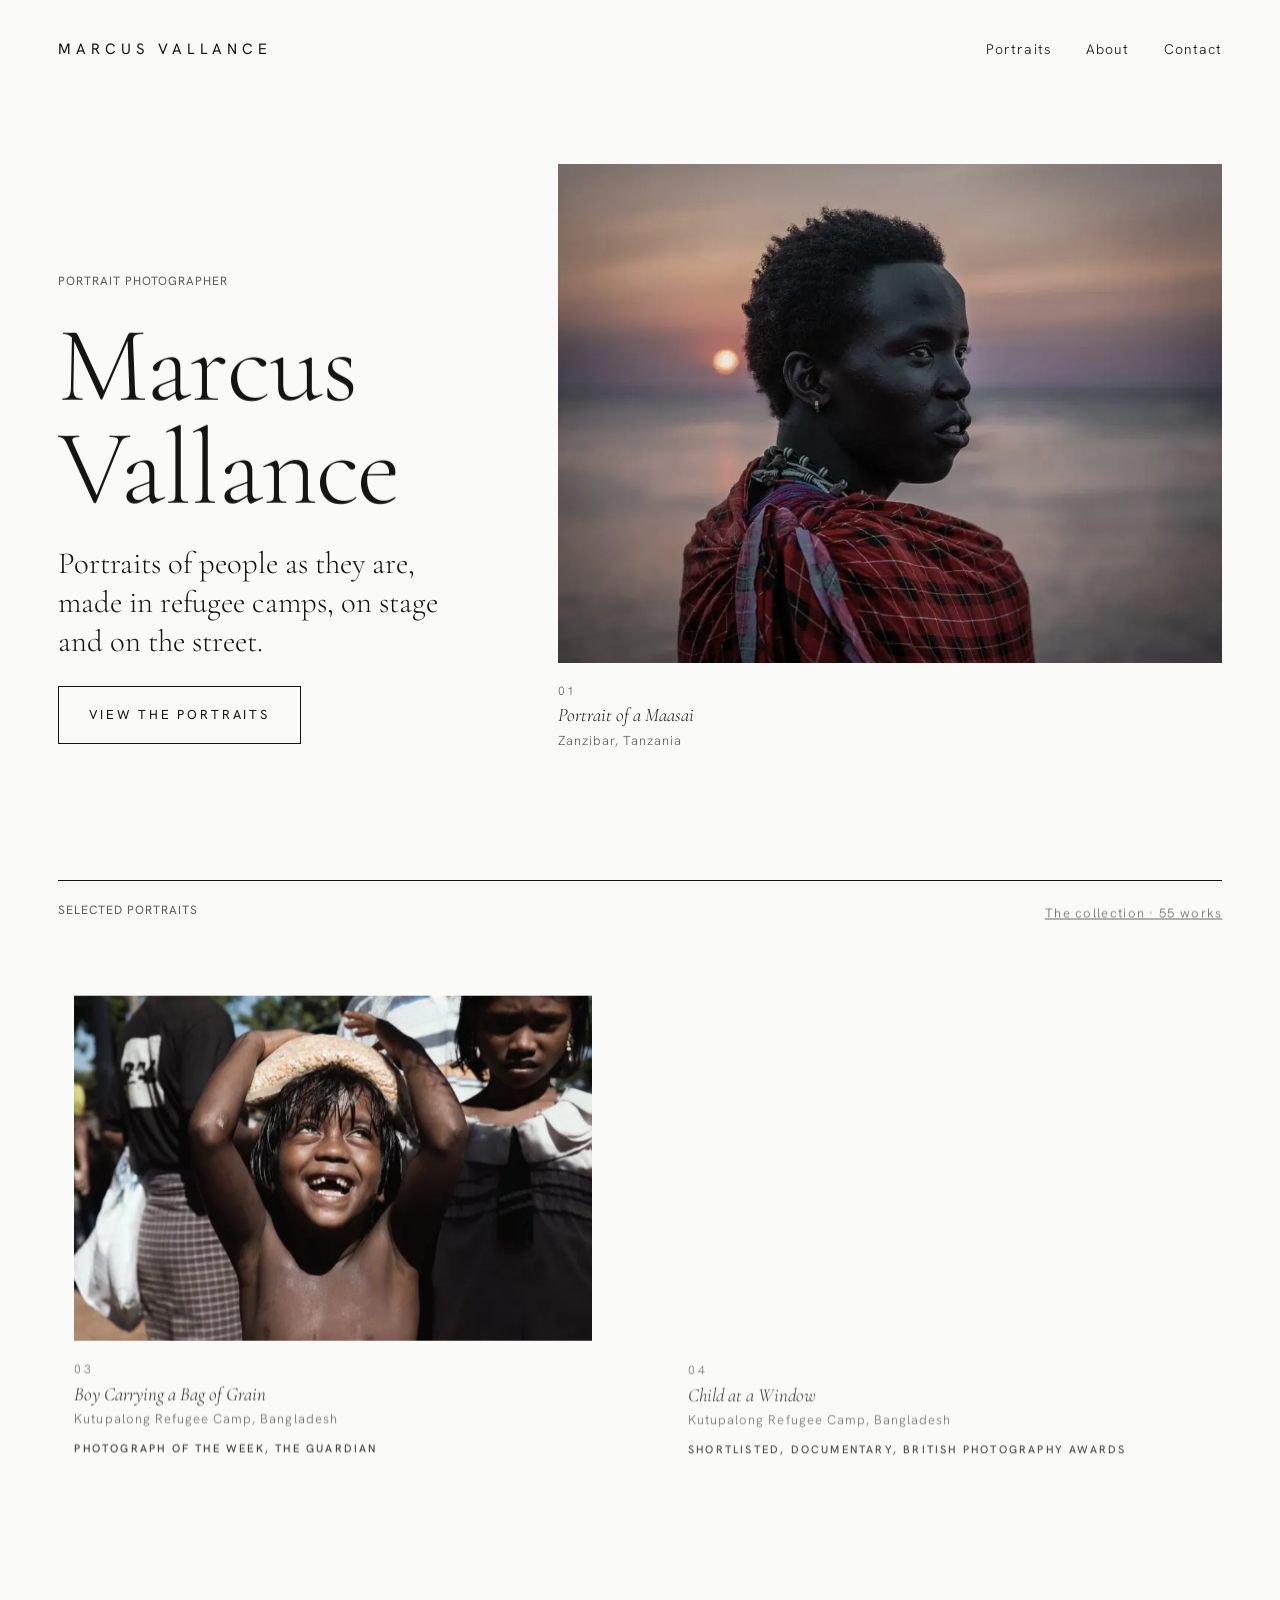
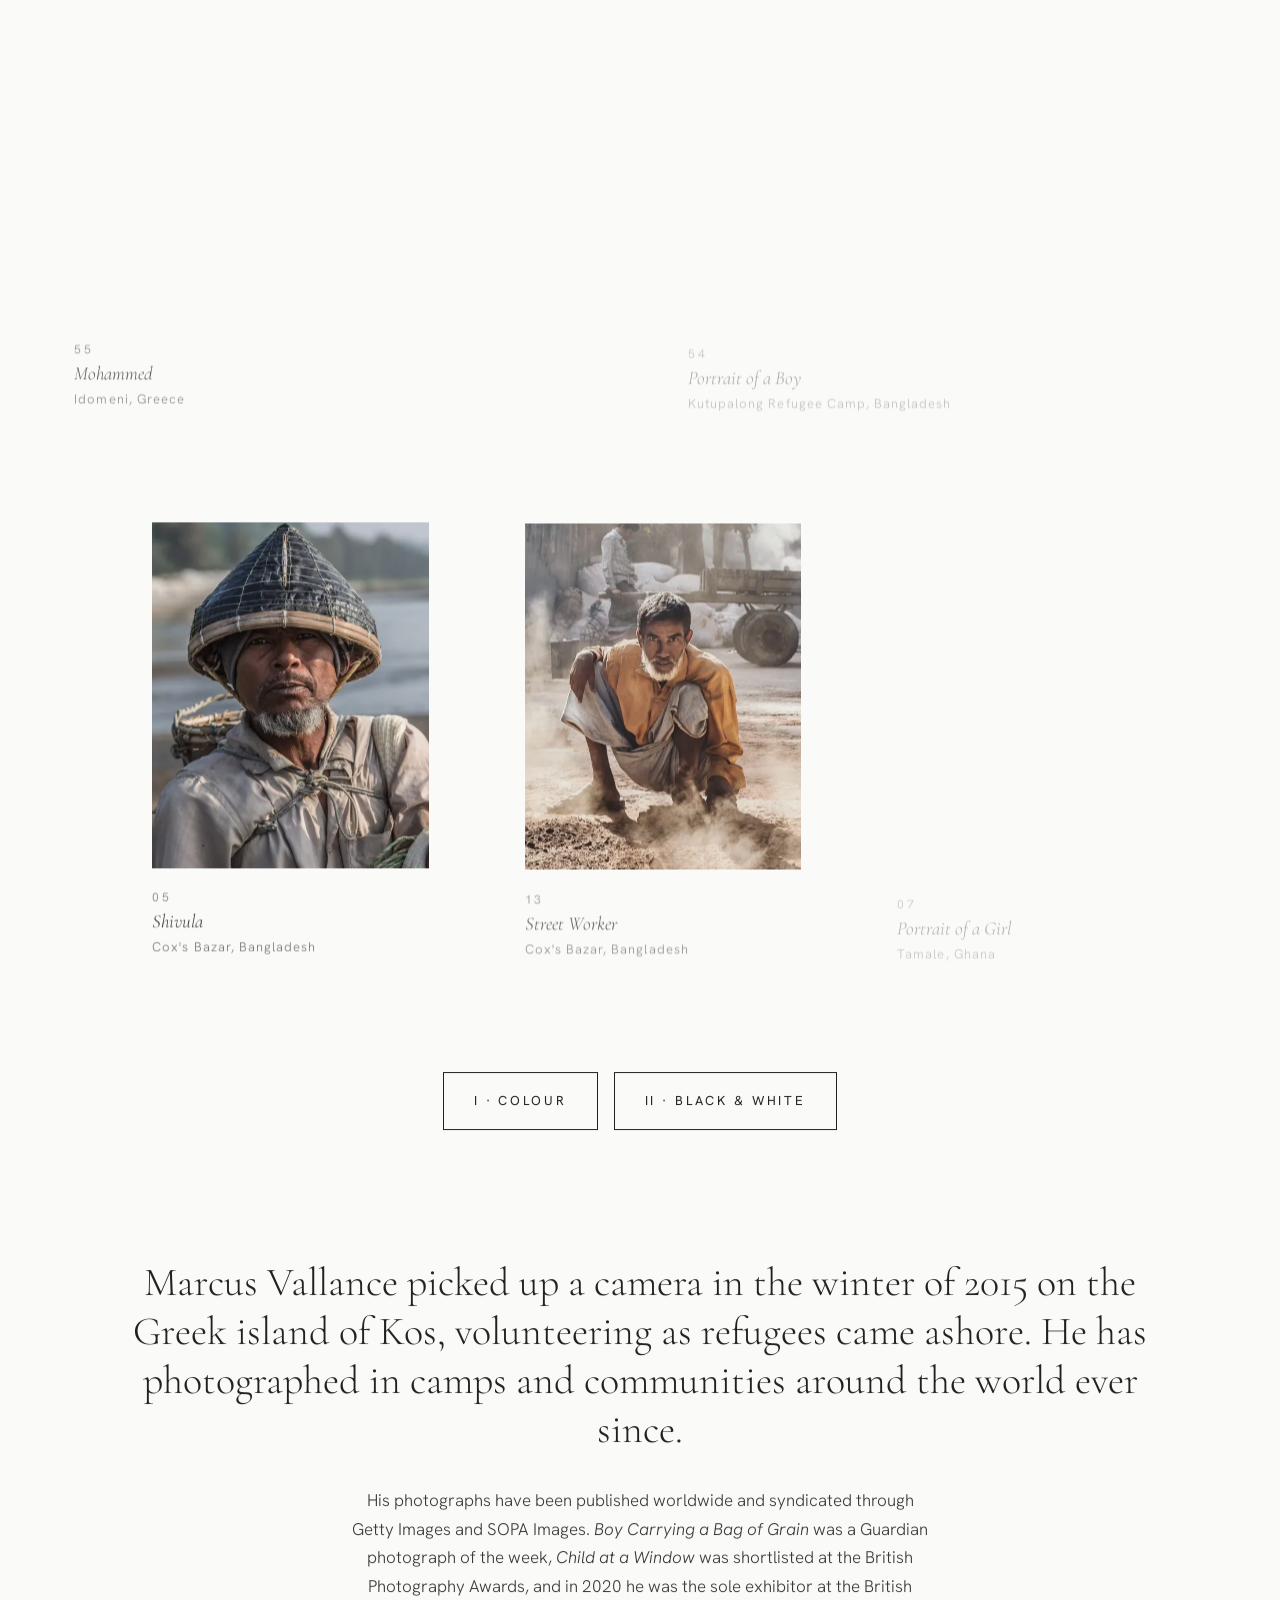
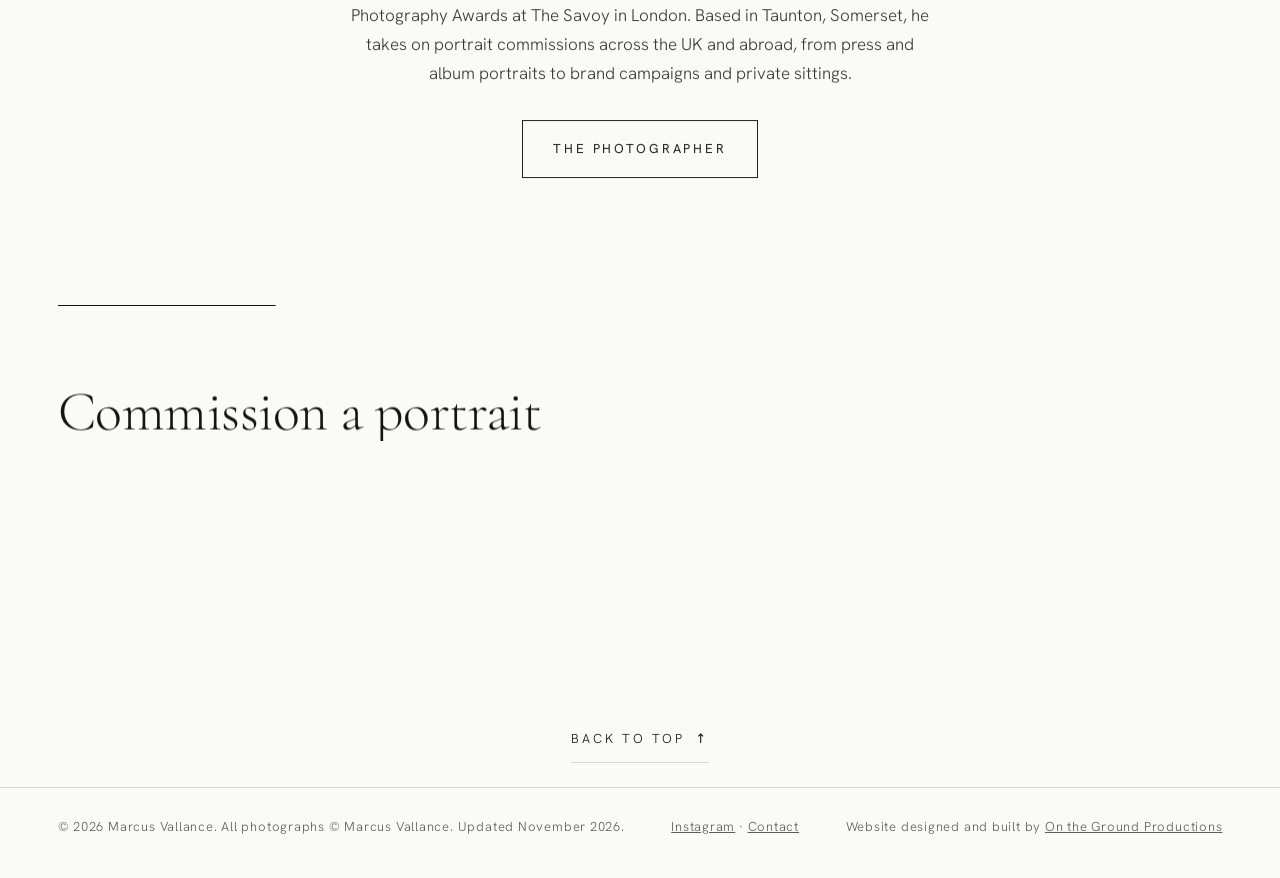
<file: index.html>
<!doctype html>
<html lang="en-GB">
<head>
<meta charset="utf-8">
<meta name="viewport" content="width=device-width, initial-scale=1">
<title>Marcus Vallance | Portrait Photographer</title>
<meta name="description" content="Portraits by Marcus Vallance of people in refugee camps, on stage and on the street, from Idomeni and Bangladesh to London. Open to commissions.">
<link rel="canonical" href="https://marcusvallance.co.uk/">
<meta name="author" content="Marcus Vallance">
<meta name="robots" content="index, follow, max-image-preview:large">
<meta property="og:type" content="website">
<meta property="og:site_name" content="Marcus Vallance">
<meta property="og:title" content="Marcus Vallance | Portrait Photographer">
<meta property="og:description" content="Portraits by Marcus Vallance: people photographed in refugee camps, on stage and on the street, from Idomeni and Bangladesh to London. Available for commissions.">
<meta property="og:url" content="https://marcusvallance.co.uk/">
<meta property="og:image" content="https://marcusvallance.co.uk/assets/img/share.jpg">
<meta property="og:image:width" content="1200">
<meta property="og:image:height" content="630">
<meta property="og:locale" content="en_GB">
<meta name="twitter:card" content="summary_large_image">
<meta name="theme-color" content="#FAFAF8">
<link rel="icon" href="/favicon.svg" type="image/svg+xml">
<link rel="apple-touch-icon" href="/apple-touch-icon.png">
<link rel="manifest" href="/site.webmanifest">
<link rel="preconnect" href="https://fonts.googleapis.com">
<link rel="preconnect" href="https://fonts.gstatic.com" crossorigin>
<link rel="stylesheet" href="https://fonts.googleapis.com/css2?family=Cormorant+Garamond:ital,wght@0,300;0,400;1,300;1,400&family=Hanken+Grotesk:wght@300;400;500&display=swap" media="print" onload="this.media='all'"><noscript><link rel="stylesheet" href="https://fonts.googleapis.com/css2?family=Cormorant+Garamond:ital,wght@0,300;0,400;1,300;1,400&family=Hanken+Grotesk:wght@300;400;500&display=swap"></noscript>
<link rel="preload" as="image" type="image/webp" imagesrcset="/assets/img/01-portrait-of-a-maasai-zanzibar-tanzania-marcus-vallance-w480.webp 480w, /assets/img/01-portrait-of-a-maasai-zanzibar-tanzania-marcus-vallance-w680.webp 680w, /assets/img/01-portrait-of-a-maasai-zanzibar-tanzania-marcus-vallance-900.webp 900w" imagesizes="(max-width: 720px) calc(100vw - 40px), min(800px, 56vw)" media="(max-width:1679px)" fetchpriority="high">
<link rel="stylesheet" href="/assets/site.css">
<script>if(!matchMedia("(prefers-reduced-motion: reduce)").matches)document.documentElement.classList.add("mjs")</script>
<script type="application/ld+json">{"@context": "https://schema.org", "@graph": [{"@type": "Person", "@id": "https://marcusvallance.co.uk/#marcus", "name": "Marcus Vallance", "alternateName": "Marcus Valance", "givenName": "Marcus", "familyName": "Vallance", "jobTitle": "Portrait Photographer", "url": "https://marcusvallance.co.uk/", "image": "https://marcusvallance.co.uk/assets/img/marcus-vallance-photographer-1600.jpg", "description": "Portrait photographer whose work in refugee camps and communities around the world has been published internationally.", "knowsAbout": ["Portrait photography", "Humanitarian photography", "Documentary photography", "Music photography"], "sameAs": ["https://www.lensculture.com/marcus-valance", "https://www.instagram.com/marcusvallancephotography/", "https://onthegroundproductions.com/"], "worksFor": [{"@id": "https://marcusvallance.co.uk/#studio"}, {"@id": "https://onthegroundproductions.com/#org"}]}, {"@type": "ProfessionalService", "@id": "https://marcusvallance.co.uk/#studio", "name": "Marcus Vallance Photography", "url": "https://marcusvallance.co.uk/", "description": "Portrait and documentary photography on location: editorial, press and album portraits, brand campaigns, private sittings and image licensing, in the UK and abroad.", "image": "https://marcusvallance.co.uk/assets/img/marcus-vallance-photographer-1600.jpg", "logo": "https://marcusvallance.co.uk/assets/img/icon-512.png", "email": "studio@marcusvallance.co.uk", "address": {"@type": "PostalAddress", "addressLocality": "Taunton", "addressRegion": "Somerset", "addressCountry": "GB"}, "areaServed": [{"@type": "Country", "name": "United Kingdom"}, {"@type": "Place", "name": "Worldwide"}], "founder": {"@id": "https://marcusvallance.co.uk/#marcus"}, "employee": {"@id": "https://marcusvallance.co.uk/#marcus"}, "knowsAbout": ["Portrait photography", "Documentary photography", "Music photography", "Humanitarian photography"], "hasOfferCatalog": {"@type": "OfferCatalog", "name": "Photography services", "itemListElement": [{"@type": "Offer", "itemOffered": {"@type": "Service", "name": "Editorial portraits"}}, {"@type": "Offer", "itemOffered": {"@type": "Service", "name": "Press and album portraits"}}, {"@type": "Offer", "itemOffered": {"@type": "Service", "name": "Brand campaign photography"}}, {"@type": "Offer", "itemOffered": {"@type": "Service", "name": "Private portrait sittings"}}, {"@type": "Offer", "itemOffered": {"@type": "Service", "name": "Photograph licensing"}}]}, "sameAs": ["https://www.instagram.com/marcusvallancephotography/", "https://www.lensculture.com/marcus-valance"], "telephone": "+44 7812 524138", "geo": {"@type": "GeoCoordinates", "latitude": 51.015, "longitude": -3.106}}, {"@type": "WebSite", "@id": "https://marcusvallance.co.uk/#site", "url": "https://marcusvallance.co.uk/", "name": "Marcus Vallance", "alternateName": "Marcus Valance Photography", "publisher": {"@id": "https://marcusvallance.co.uk/#marcus"}, "inLanguage": "en-GB"}, {"@type": "WebPage", "@id": "https://marcusvallance.co.uk/#home", "url": "https://marcusvallance.co.uk/", "name": "Marcus Vallance | Portrait Photographer", "isPartOf": {"@id": "https://marcusvallance.co.uk/#site"}, "about": {"@id": "https://marcusvallance.co.uk/#marcus"}, "dateModified": "2026-11-15"}, {"@type": "ProfessionalService", "@id": "https://onthegroundproductions.com/#org", "name": "On The Ground Productions", "alternateName": "OTG", "url": "https://onthegroundproductions.com/", "founder": {"@id": "https://marcusvallance.co.uk/#marcus"}, "address": {"@type": "PostalAddress", "addressLocality": "Taunton", "addressRegion": "Somerset", "addressCountry": "GB"}}]}</script>
</head>
<body class="">
<a class="skip" href="#main">Skip to content</a>
<header class="top"><a class="mark" href="/">Marcus Vallance</a><nav aria-label="Main"><a href="/portraits">Portraits</a><a href="/about">About</a><a href="/contact">Contact</a></nav></header>
<main id="main">
<section class="hero wide"><div class="hero-text"><p class="eyebrow">Portrait photographer</p><h1>Marcus Vallance</h1><p class="lede">Portraits of people as they are, made in refugee camps, on stage and on the street.</p><a class="btn" href="/portraits">View the portraits</a></div>
<figure class="work hero-pic"><a href="/assets/img/01-portrait-of-a-maasai-zanzibar-tanzania-marcus-vallance-1600.jpg" data-lb data-cap="Portrait of a Maasai, Zanzibar, Tanzania" data-w="1500" data-h="1125"><picture><source type="image/webp" media="(min-width:1680px)" srcset="/assets/img/01-portrait-of-a-maasai-zanzibar-tanzania-marcus-vallance-1600.webp"><source type="image/webp" srcset="/assets/img/01-portrait-of-a-maasai-zanzibar-tanzania-marcus-vallance-w480.webp 480w, /assets/img/01-portrait-of-a-maasai-zanzibar-tanzania-marcus-vallance-w680.webp 680w, /assets/img/01-portrait-of-a-maasai-zanzibar-tanzania-marcus-vallance-900.webp 900w" sizes="(max-width: 720px) calc(100vw - 40px), min(800px, 56vw)"><img src="/assets/img/01-portrait-of-a-maasai-zanzibar-tanzania-marcus-vallance-900.jpg" width="900" height="675" alt="Portrait of a Maasai, Zanzibar, Tanzania: profile of a man in a red checked shuka against the sea at sunset. Photograph by Marcus Vallance." fetchpriority="high"></picture></a><figcaption><span class="n">01</span><span class="t">Portrait of a Maasai</span><span class="p">Zanzibar, Tanzania</span></figcaption></figure></section>
<section class="band"><div class="band-head"><h2 class="eyebrow">Selected portraits</h2><a href="/portraits">The collection · 55 works</a></div>
<div class="hang"><div class="row"><figure class="work"><a href="/assets/img/03-boy-carrying-a-bag-of-grain-kutupalong-refugee-camp-bangladesh-marcus-vallance-1600.jpg" data-lb data-cap="Boy Carrying a Bag of Grain, Kutupalong Refugee Camp, Bangladesh" data-w="1600" data-h="1067"><picture><source type="image/webp" media="(min-width:1680px)" srcset="/assets/img/03-boy-carrying-a-bag-of-grain-kutupalong-refugee-camp-bangladesh-marcus-vallance-1600.webp"><source type="image/webp" srcset="/assets/img/03-boy-carrying-a-bag-of-grain-kutupalong-refugee-camp-bangladesh-marcus-vallance-w480.webp 480w, /assets/img/03-boy-carrying-a-bag-of-grain-kutupalong-refugee-camp-bangladesh-marcus-vallance-w680.webp 680w, /assets/img/03-boy-carrying-a-bag-of-grain-kutupalong-refugee-camp-bangladesh-marcus-vallance-900.webp 900w" sizes="(max-width: 720px) calc(100vw - 40px), min(600px, 40.5vw)"><img src="/assets/img/03-boy-carrying-a-bag-of-grain-kutupalong-refugee-camp-bangladesh-marcus-vallance-900.jpg" width="900" height="600" alt="Boy Carrying a Bag of Grain, Kutupalong Refugee Camp, Bangladesh: a laughing boy with wet hair balancing a bag of grain on his head, looking up. Photograph by Marcus Vallance. Photograph of the week, The Guardian." loading="lazy" decoding="async"></picture></a><figcaption><span class="n">03</span><span class="t">Boy Carrying a Bag of Grain</span><span class="p">Kutupalong Refugee Camp, Bangladesh</span><span class="a">Photograph of the week, The Guardian</span></figcaption></figure><figure class="work"><a href="/assets/img/04-child-at-a-window-kutupalong-refugee-camp-bangladesh-marcus-vallance-1600.jpg" data-lb data-cap="Child at a Window, Kutupalong Refugee Camp, Bangladesh" data-w="1600" data-h="1067"><picture><source type="image/webp" media="(min-width:1680px)" srcset="/assets/img/04-child-at-a-window-kutupalong-refugee-camp-bangladesh-marcus-vallance-1600.webp"><source type="image/webp" srcset="/assets/img/04-child-at-a-window-kutupalong-refugee-camp-bangladesh-marcus-vallance-w480.webp 480w, /assets/img/04-child-at-a-window-kutupalong-refugee-camp-bangladesh-marcus-vallance-w680.webp 680w, /assets/img/04-child-at-a-window-kutupalong-refugee-camp-bangladesh-marcus-vallance-900.webp 900w" sizes="(max-width: 720px) calc(100vw - 40px), min(600px, 40.5vw)"><img src="/assets/img/04-child-at-a-window-kutupalong-refugee-camp-bangladesh-marcus-vallance-900.jpg" width="900" height="600" alt="Child at a Window, Kutupalong Refugee Camp, Bangladesh: a small child looking out through the bamboo frame of a window cut in an orange tarpaulin shelter. Photograph by Marcus Vallance. Shortlisted, Documentary, British Photography Awards." loading="lazy" decoding="async"></picture></a><figcaption><span class="n">04</span><span class="t">Child at a Window</span><span class="p">Kutupalong Refugee Camp, Bangladesh</span><span class="a">Shortlisted, Documentary, British Photography Awards</span></figcaption></figure></div><div class="row"><figure class="work"><a href="/assets/img/55-mohammed-idomeni-greece-marcus-vallance-1600.jpg" data-lb data-cap="Mohammed, Idomeni, Greece" data-w="1600" data-h="1066"><picture><source type="image/webp" media="(min-width:1680px)" srcset="/assets/img/55-mohammed-idomeni-greece-marcus-vallance-1600.webp"><source type="image/webp" srcset="/assets/img/55-mohammed-idomeni-greece-marcus-vallance-w480.webp 480w, /assets/img/55-mohammed-idomeni-greece-marcus-vallance-w680.webp 680w, /assets/img/55-mohammed-idomeni-greece-marcus-vallance-900.webp 900w" sizes="(max-width: 720px) calc(100vw - 40px), min(600px, 40.5vw)"><img src="/assets/img/55-mohammed-idomeni-greece-marcus-vallance-900.jpg" width="900" height="600" alt="Mohammed, Idomeni, Greece: black and white close portrait of a boy grinning up at the camera. Photograph by Marcus Vallance." loading="lazy" decoding="async"></picture></a><figcaption><span class="n">55</span><span class="t">Mohammed</span><span class="p">Idomeni, Greece</span></figcaption></figure><figure class="work"><a href="/assets/img/54-portrait-of-a-boy-kutupalong-refugee-camp-bangladesh-marcus-vallance-1600.jpg" data-lb data-cap="Portrait of a Boy, Kutupalong Refugee Camp, Bangladesh" data-w="1600" data-h="1067"><picture><source type="image/webp" media="(min-width:1680px)" srcset="/assets/img/54-portrait-of-a-boy-kutupalong-refugee-camp-bangladesh-marcus-vallance-1600.webp"><source type="image/webp" srcset="/assets/img/54-portrait-of-a-boy-kutupalong-refugee-camp-bangladesh-marcus-vallance-w480.webp 480w, /assets/img/54-portrait-of-a-boy-kutupalong-refugee-camp-bangladesh-marcus-vallance-w680.webp 680w, /assets/img/54-portrait-of-a-boy-kutupalong-refugee-camp-bangladesh-marcus-vallance-900.webp 900w" sizes="(max-width: 720px) calc(100vw - 40px), min(600px, 40.5vw)"><img src="/assets/img/54-portrait-of-a-boy-kutupalong-refugee-camp-bangladesh-marcus-vallance-900.jpg" width="900" height="600" alt="Portrait of a Boy, Kutupalong Refugee Camp, Bangladesh: black and white portrait of a boy in a white shirt looking intently into the camera. Photograph by Marcus Vallance." loading="lazy" decoding="async"></picture></a><figcaption><span class="n">54</span><span class="t">Portrait of a Boy</span><span class="p">Kutupalong Refugee Camp, Bangladesh</span></figcaption></figure></div><div class="row"><figure class="work"><a href="/assets/img/05-shivula-cox-s-bazar-bangladesh-marcus-vallance-1600.jpg" data-lb data-cap="Shivula, Cox&#x27;s Bazar, Bangladesh" data-w="1280" data-h="1600"><picture><source type="image/webp" media="(min-width:1680px)" srcset="/assets/img/05-shivula-cox-s-bazar-bangladesh-marcus-vallance-1600.webp"><source type="image/webp" srcset="/assets/img/05-shivula-cox-s-bazar-bangladesh-marcus-vallance-w480.webp 480w, /assets/img/05-shivula-cox-s-bazar-bangladesh-marcus-vallance-900.webp 720w" sizes="(max-width: 720px) calc(100vw - 40px), min(320px, 21.6vw)"><img src="/assets/img/05-shivula-cox-s-bazar-bangladesh-marcus-vallance-900.jpg" width="720" height="900" alt="Shivula, Cox&#x27;s Bazar, Bangladesh: Shivula, a shallow-water fisherman, in a woven conical hat with a basket on his back. Photograph by Marcus Vallance." loading="lazy" decoding="async"></picture></a><figcaption><span class="n">05</span><span class="t">Shivula</span><span class="p">Cox&#x27;s Bazar, Bangladesh</span></figcaption></figure><figure class="work"><a href="/assets/img/13-street-worker-cox-s-bazar-bangladesh-marcus-vallance-1600.jpg" data-lb data-cap="Street Worker, Cox&#x27;s Bazar, Bangladesh" data-w="1280" data-h="1600"><picture><source type="image/webp" media="(min-width:1680px)" srcset="/assets/img/13-street-worker-cox-s-bazar-bangladesh-marcus-vallance-1600.webp"><source type="image/webp" srcset="/assets/img/13-street-worker-cox-s-bazar-bangladesh-marcus-vallance-w480.webp 480w, /assets/img/13-street-worker-cox-s-bazar-bangladesh-marcus-vallance-900.webp 720w" sizes="(max-width: 720px) calc(100vw - 40px), min(320px, 21.6vw)"><img src="/assets/img/13-street-worker-cox-s-bazar-bangladesh-marcus-vallance-900.jpg" width="720" height="900" alt="Street Worker, Cox&#x27;s Bazar, Bangladesh: a man in an orange shirt crouching in drifting dust. Photograph by Marcus Vallance." loading="lazy" decoding="async"></picture></a><figcaption><span class="n">13</span><span class="t">Street Worker</span><span class="p">Cox&#x27;s Bazar, Bangladesh</span></figcaption></figure><figure class="work"><a href="/assets/img/07-portrait-of-a-girl-tamale-ghana-marcus-vallance-1600.jpg" data-lb data-cap="Portrait of a Girl, Tamale, Ghana" data-w="640" data-h="960"><picture><source type="image/webp" media="(min-width:1680px)" srcset="/assets/img/07-portrait-of-a-girl-tamale-ghana-marcus-vallance-1600.webp"><source type="image/webp" srcset="/assets/img/07-portrait-of-a-girl-tamale-ghana-marcus-vallance-w480.webp 480w, /assets/img/07-portrait-of-a-girl-tamale-ghana-marcus-vallance-900.webp 600w" sizes="(max-width: 720px) calc(100vw - 40px), min(267px, 18.0vw)"><img src="/assets/img/07-portrait-of-a-girl-tamale-ghana-marcus-vallance-900.jpg" width="600" height="900" alt="Portrait of a Girl, Tamale, Ghana: a girl with tribal marks on her cheeks, in a white headscarf, leaning on a railing in front of a yellow wall near Tamale. Photograph by Marcus Vallance." loading="lazy" decoding="async"></picture></a><figcaption><span class="n">07</span><span class="t">Portrait of a Girl</span><span class="p">Tamale, Ghana</span></figcaption></figure></div></div>
<div class="center"><a class="btn" href="/portraits">I · Colour</a><a class="btn" href="/black-and-white">II · Black &amp; white</a></div></section>
<section class="teaser"><p>Marcus Vallance picked up a camera in the winter of 2015 on the Greek island of Kos, volunteering as refugees came ashore. He has photographed in camps and communities around the world ever since.</p><p class="more">His photographs have been published worldwide and syndicated through Getty Images and SOPA Images. <em>Boy Carrying a Bag of Grain</em> was a Guardian photograph of the week, <em>Child at a Window</em> was shortlisted at the British Photography Awards, and in 2020 he was the sole exhibitor at the British Photography Awards at The Savoy in London. Based in Taunton, Somerset, he takes on portrait commissions across the UK and abroad, from press and album portraits to brand campaigns and private sittings.</p><a class="btn" href="/about">The photographer</a></section>
<section class="cta"><div><h2>Commission a portrait</h2><p>Editorial, press and album portraits, brand campaigns and private sittings. Tell me who, where and when, and I will come back with an approach and a quote.</p></div><a class="btn solid" href="/contact">Enquire</a></section>
</main>
<div class="totop-wrap"><a class="totop" href="#">Back to top <span aria-hidden="true">&uarr;</span></a></div>
<footer class="foot"><span>© 2026 Marcus Vallance. All photographs © Marcus Vallance. Updated <time datetime="2026-11-15">November 2026</time>.</span><span><a href="https://www.instagram.com/marcusvallancephotography/" rel="me noopener">Instagram</a> · <a href="/contact">Contact</a></span><span>Website designed and built by <a href="https://onthegroundproductions.com/" rel="noopener">On the Ground Productions</a></span></footer>
<script src="/assets/gsap.min.js" defer></script>
<script src="/assets/ScrollTrigger.min.js" defer></script>
<script src="/assets/site.js" defer></script>
</body>
</html>
</file>
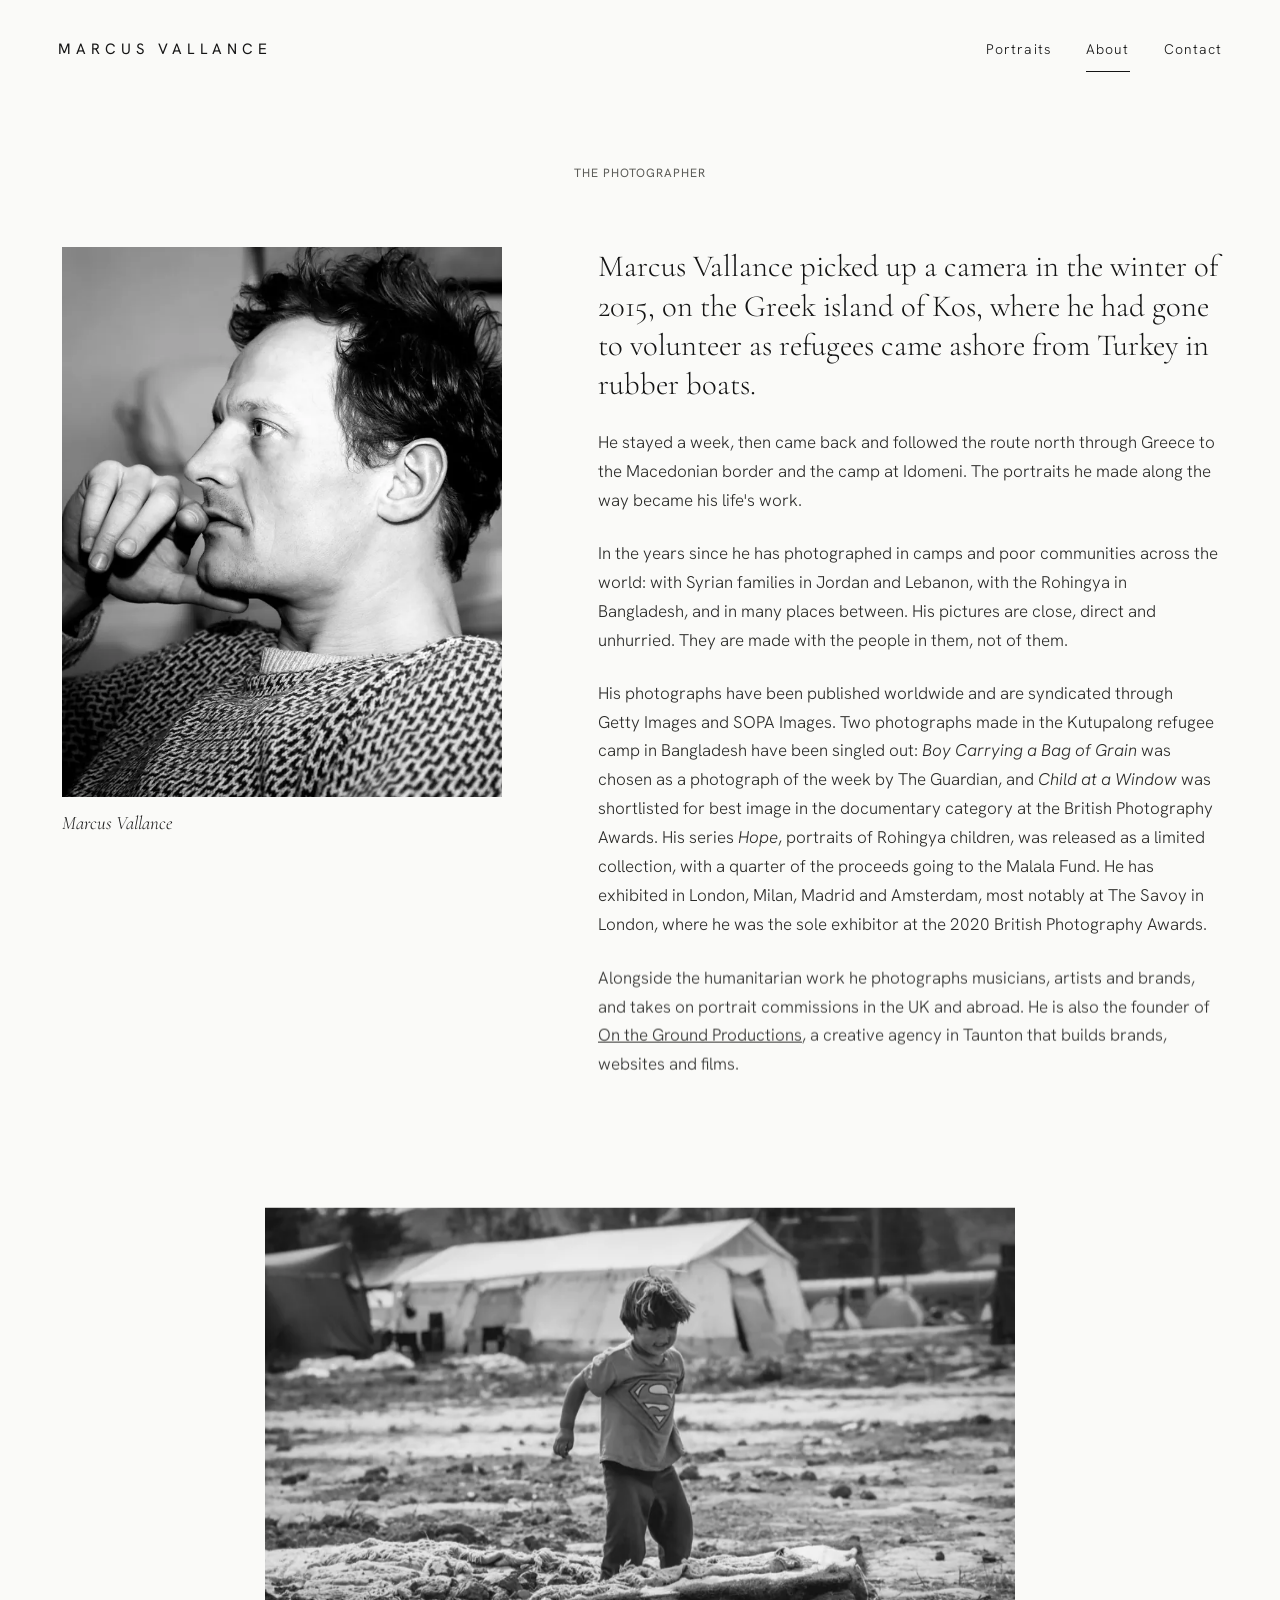
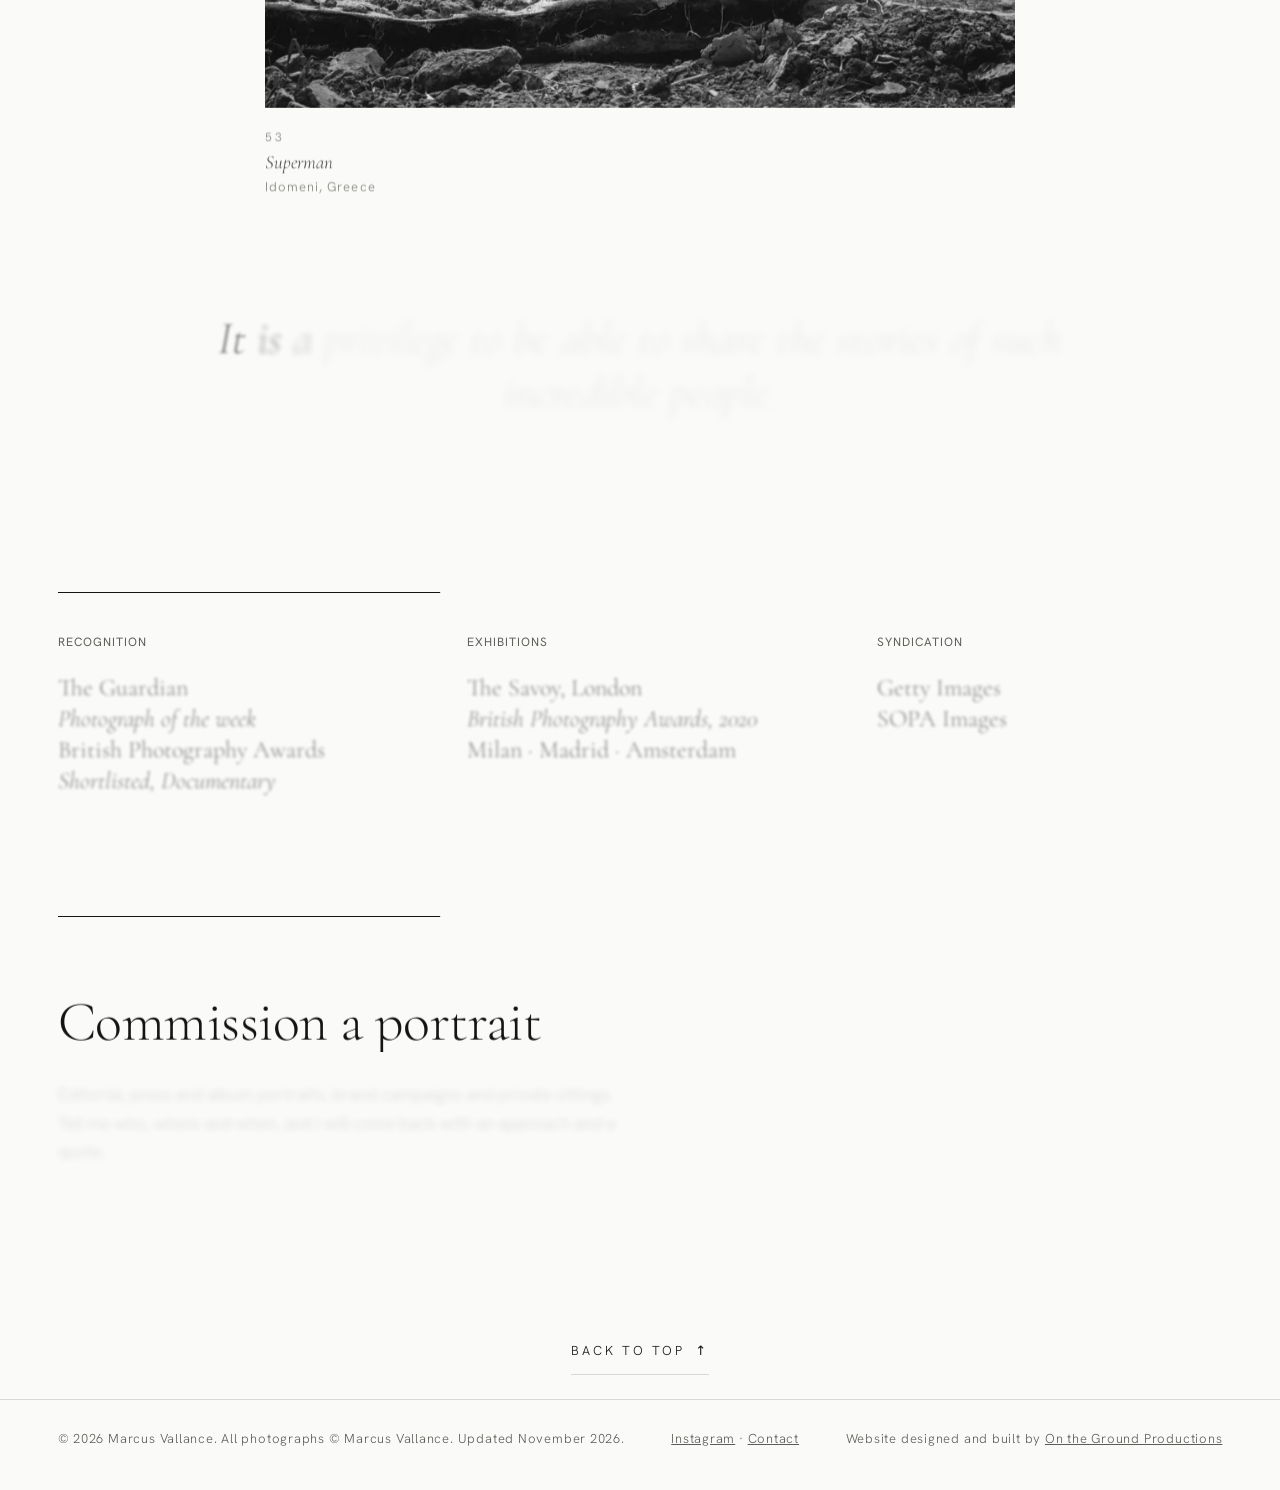
<file: about.html>
<!doctype html>
<html lang="en-GB">
<head>
<meta charset="utf-8">
<meta name="viewport" content="width=device-width, initial-scale=1">
<title>About Marcus Vallance | Photographer</title>
<meta name="description" content="Marcus Vallance began photographing in Greece&#39;s refugee camps in 2015. His portraits have been exhibited in London, Milan, Madrid and Amsterdam.">
<link rel="canonical" href="https://marcusvallance.co.uk/about">
<meta name="author" content="Marcus Vallance">
<meta name="robots" content="index, follow, max-image-preview:large">
<meta property="og:type" content="website">
<meta property="og:site_name" content="Marcus Vallance">
<meta property="og:title" content="About Marcus Vallance | Photographer">
<meta property="og:description" content="Marcus Vallance began photographing in the refugee camps of Greece in 2015. His portraits have been published worldwide and exhibited in London, Milan, Madrid and Amsterdam.">
<meta property="og:url" content="https://marcusvallance.co.uk/about">
<meta property="og:image" content="https://marcusvallance.co.uk/assets/img/share.jpg">
<meta property="og:image:width" content="1200">
<meta property="og:image:height" content="630">
<meta property="og:locale" content="en_GB">
<meta name="twitter:card" content="summary_large_image">
<meta name="theme-color" content="#FAFAF8">
<link rel="icon" href="/favicon.svg" type="image/svg+xml">
<link rel="apple-touch-icon" href="/apple-touch-icon.png">
<link rel="manifest" href="/site.webmanifest">
<link rel="preconnect" href="https://fonts.googleapis.com">
<link rel="preconnect" href="https://fonts.gstatic.com" crossorigin>
<link rel="stylesheet" href="https://fonts.googleapis.com/css2?family=Cormorant+Garamond:ital,wght@0,300;0,400;1,300;1,400&family=Hanken+Grotesk:wght@300;400;500&display=swap" media="print" onload="this.media='all'"><noscript><link rel="stylesheet" href="https://fonts.googleapis.com/css2?family=Cormorant+Garamond:ital,wght@0,300;0,400;1,300;1,400&family=Hanken+Grotesk:wght@300;400;500&display=swap"></noscript>
<link rel="stylesheet" href="/assets/site.css">
<script>if(!matchMedia("(prefers-reduced-motion: reduce)").matches)document.documentElement.classList.add("mjs")</script>
<script type="application/ld+json">{"@context": "https://schema.org", "@graph": [{"@type": "Person", "@id": "https://marcusvallance.co.uk/#marcus", "name": "Marcus Vallance", "alternateName": "Marcus Valance", "givenName": "Marcus", "familyName": "Vallance", "jobTitle": "Portrait Photographer", "url": "https://marcusvallance.co.uk/", "image": "https://marcusvallance.co.uk/assets/img/marcus-vallance-photographer-1600.jpg", "description": "Portrait photographer whose work in refugee camps and communities around the world has been published internationally.", "knowsAbout": ["Portrait photography", "Humanitarian photography", "Documentary photography", "Music photography"], "sameAs": ["https://www.lensculture.com/marcus-valance", "https://www.instagram.com/marcusvallancephotography/", "https://onthegroundproductions.com/"], "worksFor": [{"@id": "https://marcusvallance.co.uk/#studio"}, {"@id": "https://onthegroundproductions.com/#org"}]}, {"@type": "ProfessionalService", "@id": "https://marcusvallance.co.uk/#studio", "name": "Marcus Vallance Photography", "url": "https://marcusvallance.co.uk/", "description": "Portrait and documentary photography on location: editorial, press and album portraits, brand campaigns, private sittings and image licensing, in the UK and abroad.", "image": "https://marcusvallance.co.uk/assets/img/marcus-vallance-photographer-1600.jpg", "logo": "https://marcusvallance.co.uk/assets/img/icon-512.png", "email": "studio@marcusvallance.co.uk", "address": {"@type": "PostalAddress", "addressLocality": "Taunton", "addressRegion": "Somerset", "addressCountry": "GB"}, "areaServed": [{"@type": "Country", "name": "United Kingdom"}, {"@type": "Place", "name": "Worldwide"}], "founder": {"@id": "https://marcusvallance.co.uk/#marcus"}, "employee": {"@id": "https://marcusvallance.co.uk/#marcus"}, "knowsAbout": ["Portrait photography", "Documentary photography", "Music photography", "Humanitarian photography"], "hasOfferCatalog": {"@type": "OfferCatalog", "name": "Photography services", "itemListElement": [{"@type": "Offer", "itemOffered": {"@type": "Service", "name": "Editorial portraits"}}, {"@type": "Offer", "itemOffered": {"@type": "Service", "name": "Press and album portraits"}}, {"@type": "Offer", "itemOffered": {"@type": "Service", "name": "Brand campaign photography"}}, {"@type": "Offer", "itemOffered": {"@type": "Service", "name": "Private portrait sittings"}}, {"@type": "Offer", "itemOffered": {"@type": "Service", "name": "Photograph licensing"}}]}, "sameAs": ["https://www.instagram.com/marcusvallancephotography/", "https://www.lensculture.com/marcus-valance"], "telephone": "+44 7812 524138", "geo": {"@type": "GeoCoordinates", "latitude": 51.015, "longitude": -3.106}}, {"@type": "WebSite", "@id": "https://marcusvallance.co.uk/#site", "url": "https://marcusvallance.co.uk/", "name": "Marcus Vallance", "alternateName": "Marcus Valance Photography", "publisher": {"@id": "https://marcusvallance.co.uk/#marcus"}, "inLanguage": "en-GB"}, {"@type": "ProfilePage", "@id": "https://marcusvallance.co.uk/about", "url": "https://marcusvallance.co.uk/about", "mainEntity": {"@id": "https://marcusvallance.co.uk/#marcus"}, "dateModified": "2026-11-15"}, {"@type": "ProfessionalService", "@id": "https://onthegroundproductions.com/#org", "name": "On The Ground Productions", "alternateName": "OTG", "url": "https://onthegroundproductions.com/", "founder": {"@id": "https://marcusvallance.co.uk/#marcus"}, "address": {"@type": "PostalAddress", "addressLocality": "Taunton", "addressRegion": "Somerset", "addressCountry": "GB"}}]}</script>
</head>
<body class="">
<a class="skip" href="#main">Skip to content</a>
<header class="top"><a class="mark" href="/">Marcus Vallance</a><nav aria-label="Main"><a href="/portraits">Portraits</a><a href="/about" aria-current="page">About</a><a href="/contact">Contact</a></nav></header>
<main id="main">
<section class="title small"><h1 class="eyebrow">The photographer</h1></section>
<section class="bio"><figure class="me"><picture><source type="image/webp" media="(min-width:1680px)" srcset="/assets/img/marcus-vallance-photographer-1600.webp"><source type="image/webp" srcset="/assets/img/marcus-vallance-photographer-900.webp"><img src="/assets/img/marcus-vallance-photographer-900.jpg" width="720" height="900" alt="Black and white profile portrait of photographer Marcus Vallance, hand to his mouth"></picture><figcaption><span class="t">Marcus Vallance</span></figcaption></figure>
<div class="bio-text"><p class="lead">Marcus Vallance picked up a camera in the winter of 2015, on the Greek island of Kos, where he had gone to volunteer as refugees came ashore from Turkey in rubber boats.</p>
<p>He stayed a week, then came back and followed the route north through Greece to the Macedonian border and the camp at Idomeni. The portraits he made along the way became his life's work.</p>
<p>In the years since he has photographed in camps and poor communities across the world: with Syrian families in Jordan and Lebanon, with the Rohingya in Bangladesh, and in many places between. His pictures are close, direct and unhurried. They are made with the people in them, not of them.</p>
<p>His photographs have been published worldwide and are syndicated through Getty Images and SOPA Images. Two photographs made in the Kutupalong refugee camp in Bangladesh have been singled out: <em>Boy Carrying a Bag of Grain</em> was chosen as a photograph of the week by The Guardian, and <em>Child at a Window</em> was shortlisted for best image in the documentary category at the British Photography Awards. His series <em>Hope</em>, portraits of Rohingya children, was released as a limited collection, with a quarter of the proceeds going to the Malala Fund. He has exhibited in London, Milan, Madrid and Amsterdam, most notably at The Savoy in London, where he was the sole exhibitor at the 2020 British Photography Awards.</p>
<p>Alongside the humanitarian work he photographs musicians, artists and brands, and takes on portrait commissions in the UK and abroad. He is also the founder of <a href="https://onthegroundproductions.com/">On the Ground Productions</a>, a creative agency in Taunton that builds brands, websites and films.</p></div></section>
<div class="hang"><div class="row solo"><figure class="work"><a href="/assets/img/53-superman-idomeni-greece-marcus-vallance-1600.jpg" data-lb data-cap="Superman, Idomeni, Greece" data-w="1600" data-h="1067"><picture><source type="image/webp" media="(min-width:1680px)" srcset="/assets/img/53-superman-idomeni-greece-marcus-vallance-1600.webp"><source type="image/webp" srcset="/assets/img/53-superman-idomeni-greece-marcus-vallance-900.webp"><img src="/assets/img/53-superman-idomeni-greece-marcus-vallance-900.jpg" width="900" height="600" alt="Superman, Idomeni, Greece: black and white photograph of a small child in a superhero T-shirt walking across rough ground, tents behind. Photograph by Marcus Vallance." loading="lazy" decoding="async"></picture></a><figcaption><span class="n">53</span><span class="t">Superman</span><span class="p">Idomeni, Greece</span></figcaption></figure></div></div>
<blockquote class="quote"><p>It is a privilege to be able to share the stories of such incredible people.</p><footer>Marcus Vallance</footer></blockquote>
<section class="facts"><div><h2 class="eyebrow">Recognition</h2><p>The Guardian<br><em>Photograph of the week</em><br>British Photography Awards<br><em>Shortlisted, Documentary</em></p></div><div><h2 class="eyebrow">Exhibitions</h2><p>The Savoy, London<br><em>British Photography Awards, 2020</em><br>Milan · Madrid · Amsterdam</p></div><div><h2 class="eyebrow">Syndication</h2><p>Getty Images<br>SOPA Images</p></div></section>
<section class="cta"><div><h2>Commission a portrait</h2><p>Editorial, press and album portraits, brand campaigns and private sittings. Tell me who, where and when, and I will come back with an approach and a quote.</p></div><a class="btn solid" href="/contact">Enquire</a></section>
</main>
<div class="totop-wrap"><a class="totop" href="#">Back to top <span aria-hidden="true">&uarr;</span></a></div>
<footer class="foot"><span>© 2026 Marcus Vallance. All photographs © Marcus Vallance. Updated <time datetime="2026-11-15">November 2026</time>.</span><span><a href="https://www.instagram.com/marcusvallancephotography/" rel="me noopener">Instagram</a> · <a href="/contact">Contact</a></span><span>Website designed and built by <a href="https://onthegroundproductions.com/" rel="noopener">On the Ground Productions</a></span></footer>
<script src="/assets/gsap.min.js" defer></script>
<script src="/assets/ScrollTrigger.min.js" defer></script>
<script src="/assets/site.js" defer></script>
</body>
</html>
</file>
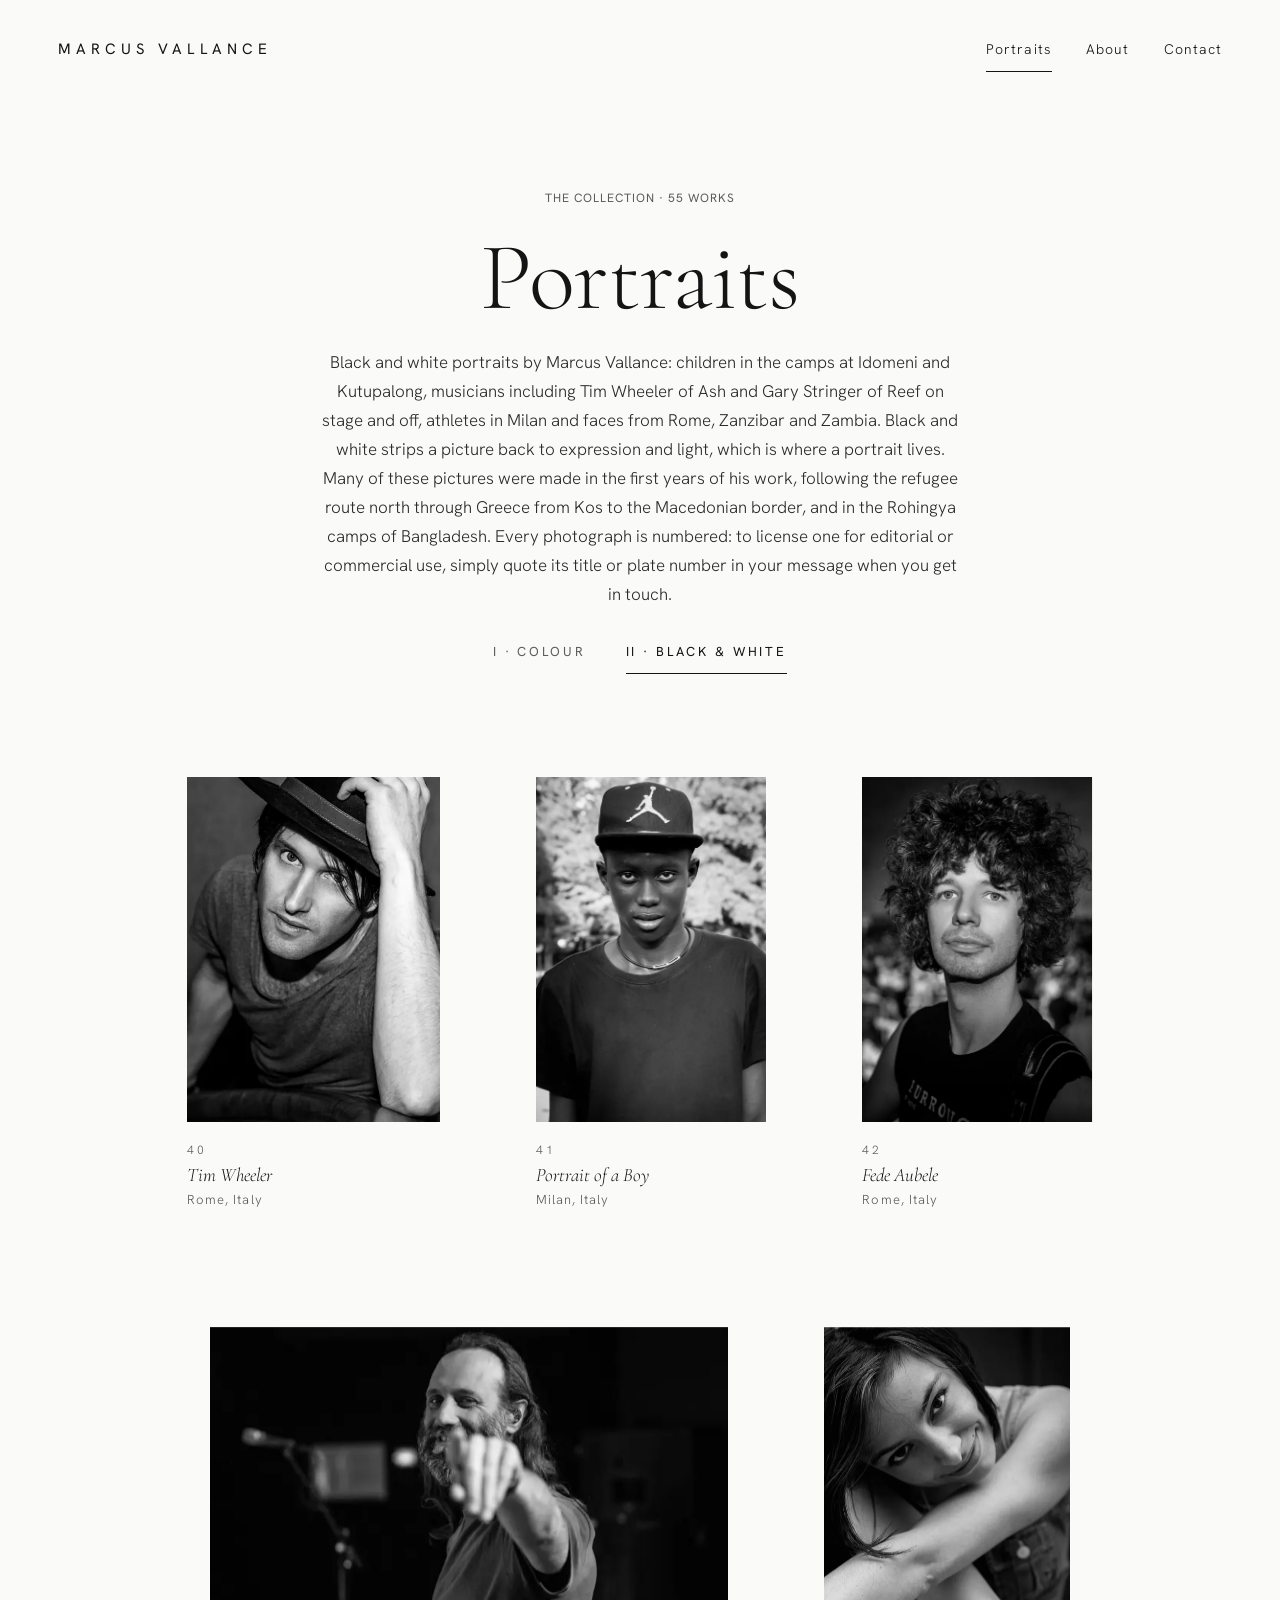
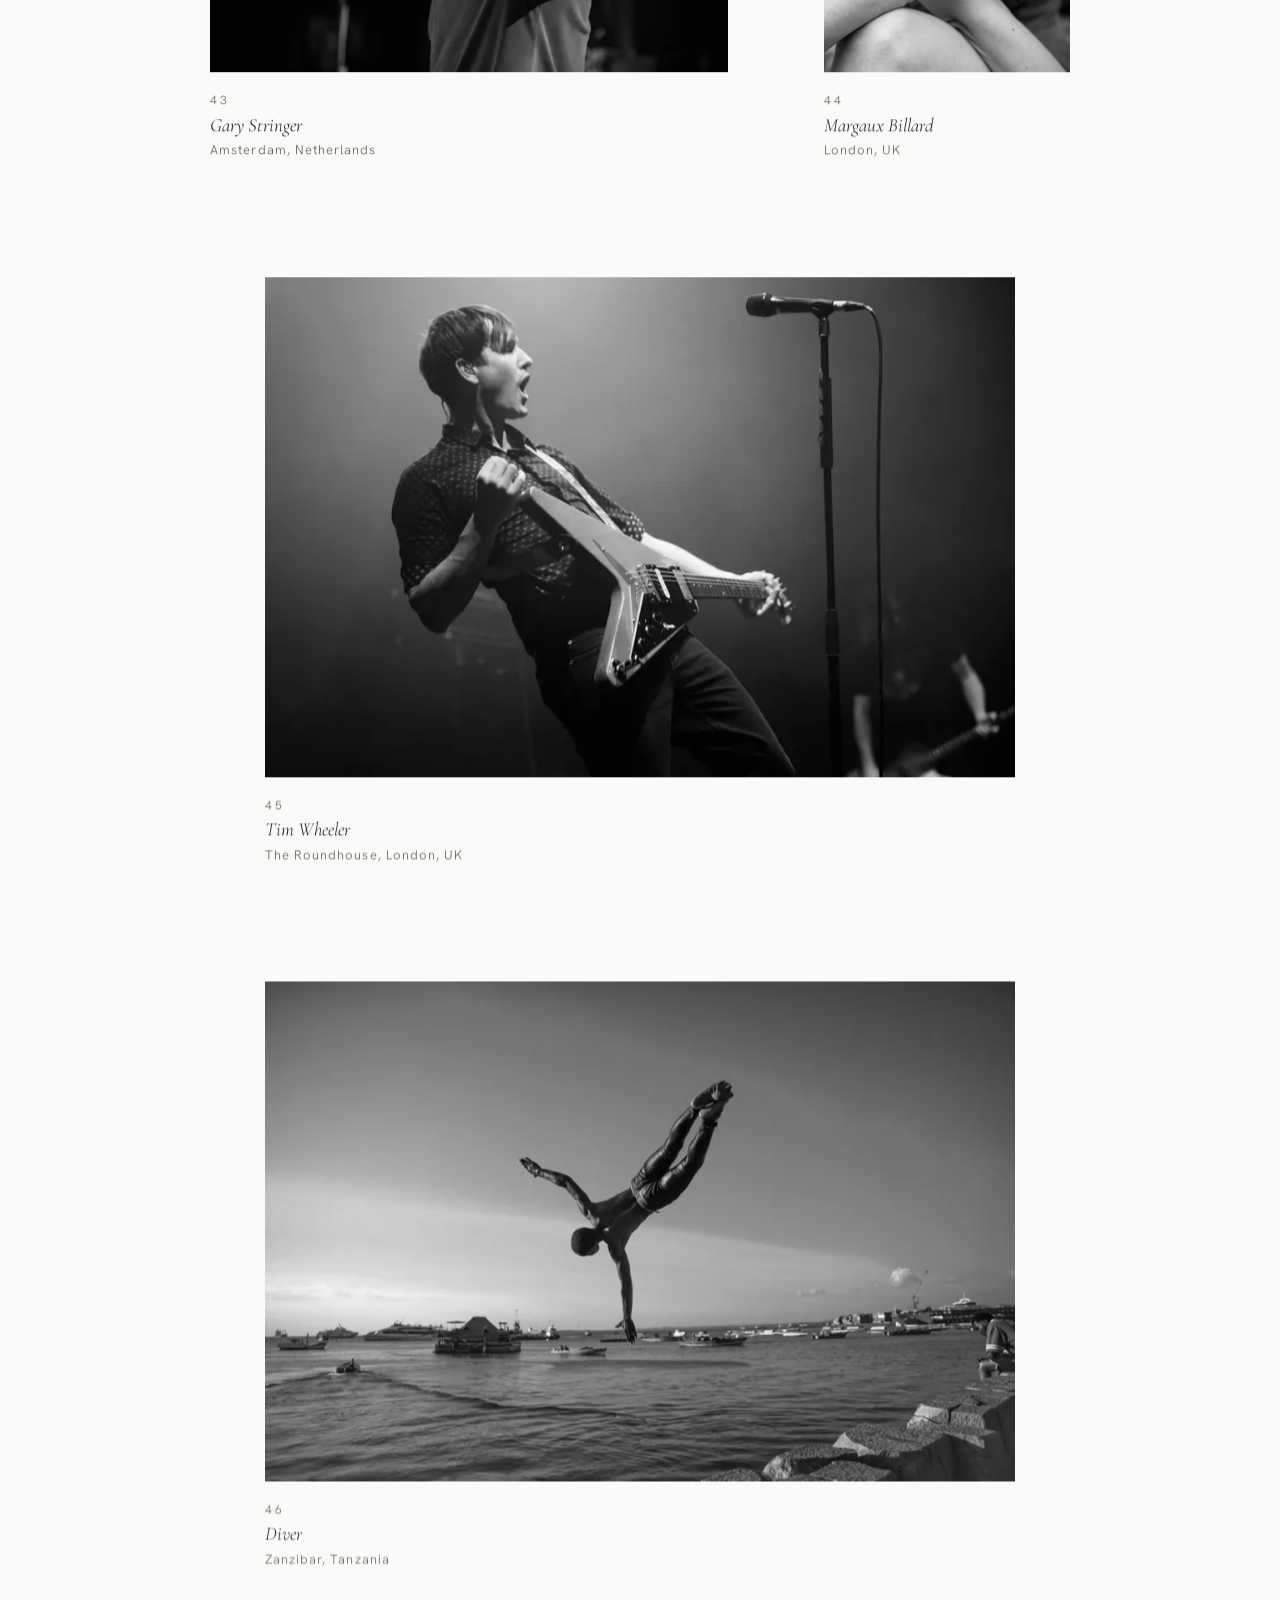
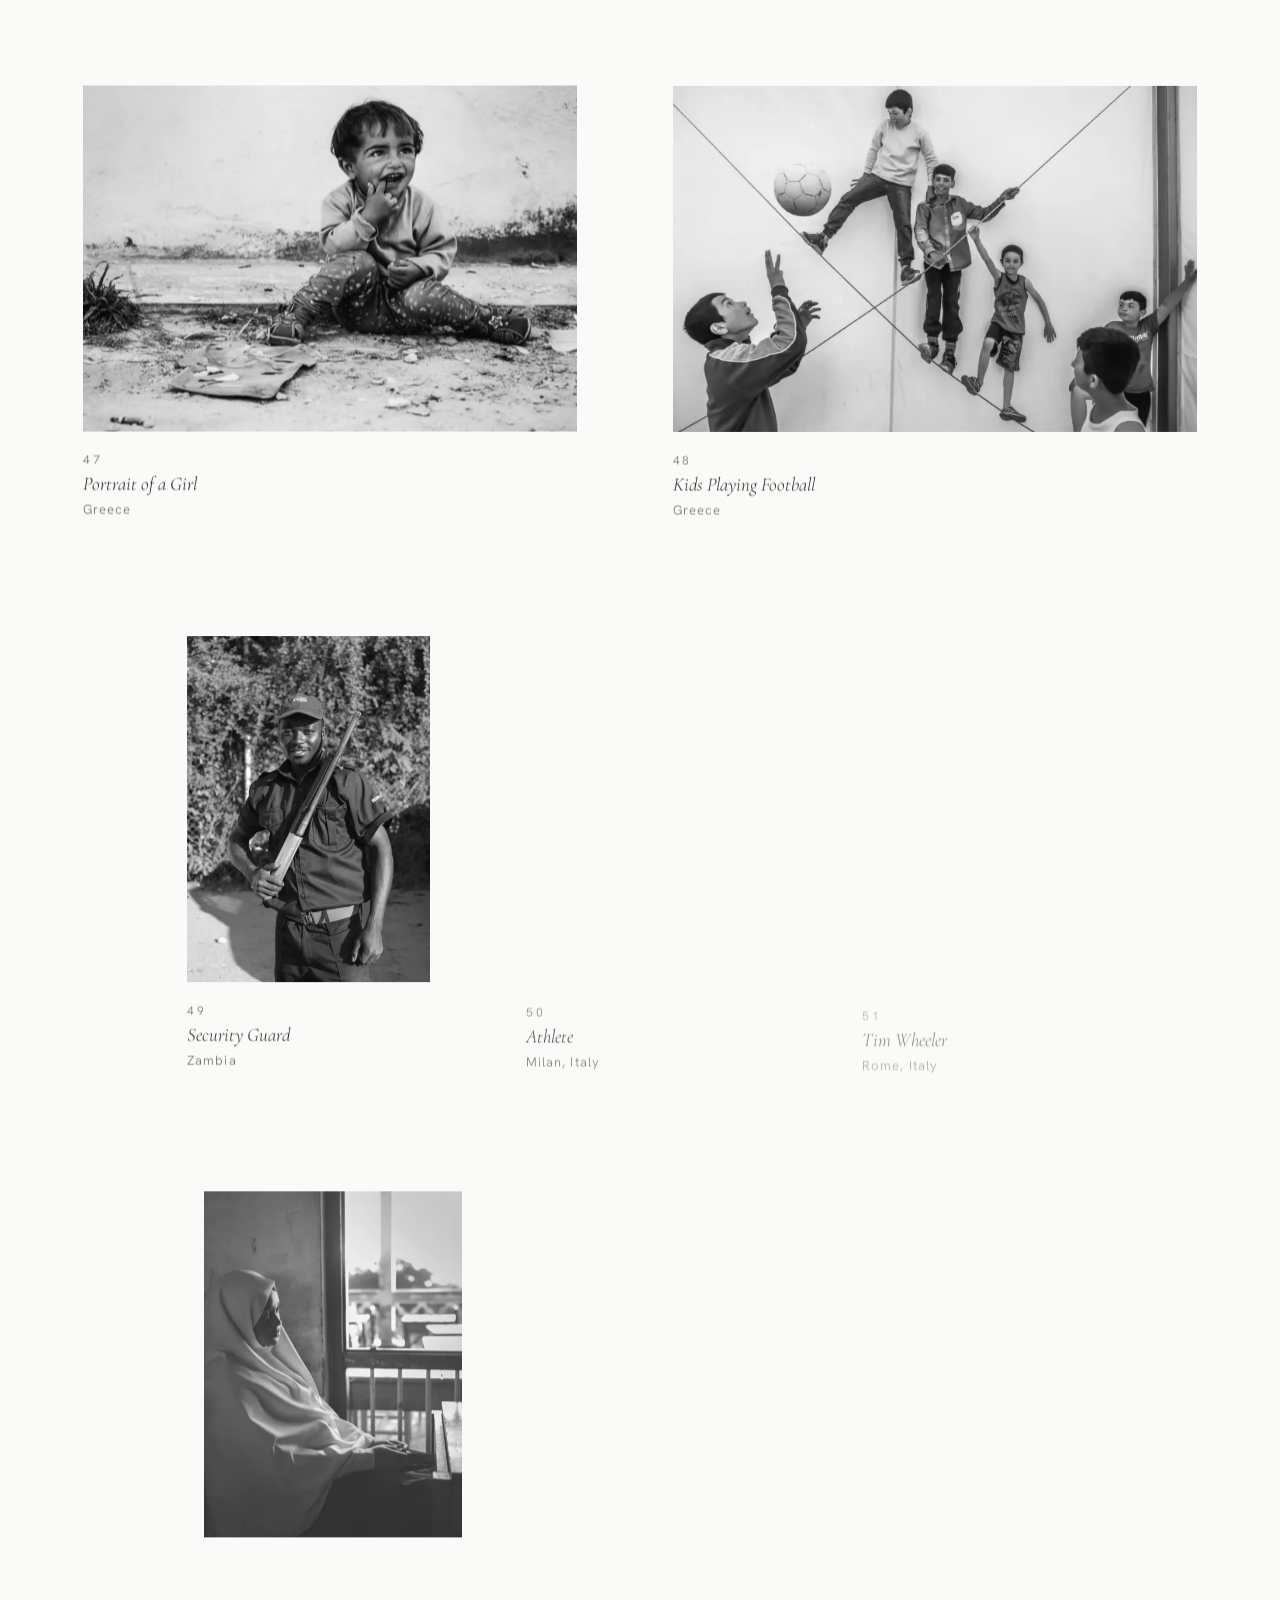
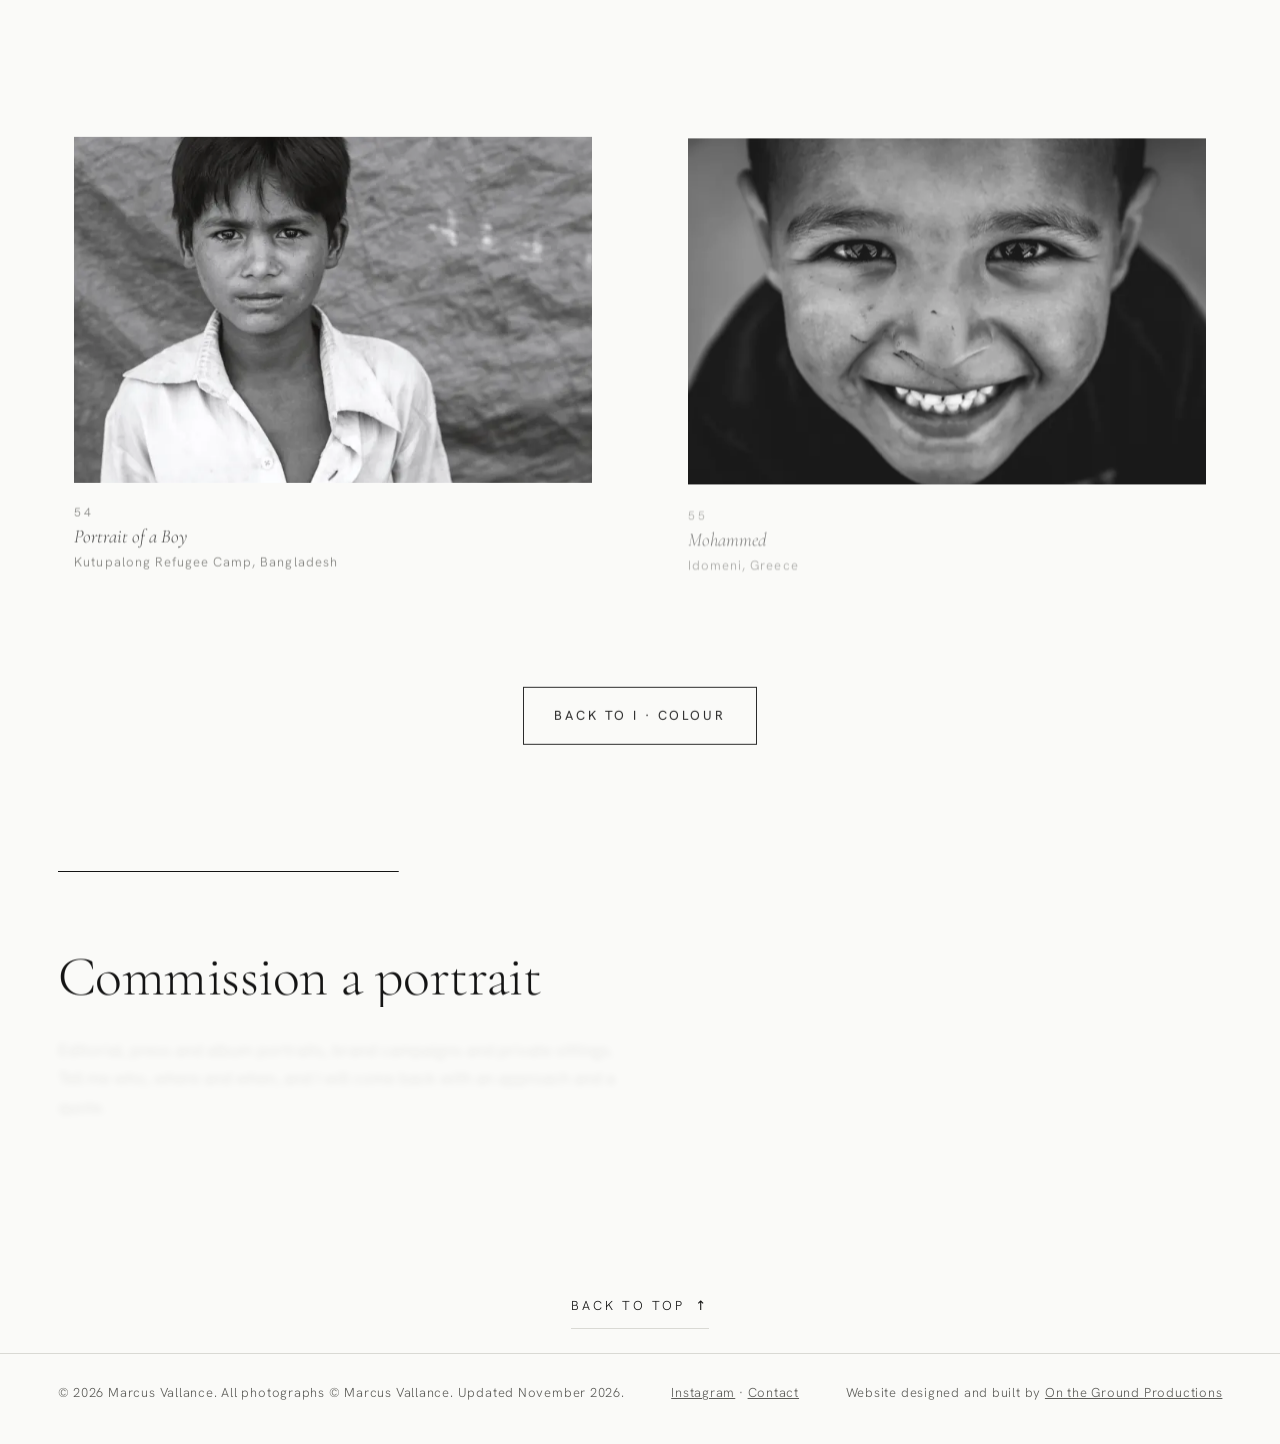
<file: black-and-white.html>
<!doctype html>
<html lang="en-GB">
<head>
<meta charset="utf-8">
<meta name="viewport" content="width=device-width, initial-scale=1">
<title>Black &amp; White Portraits | Marcus Vallance</title>
<meta name="description" content="Black and white portraits by Marcus Vallance: musicians, athletes and children photographed in Idomeni, Bangladesh, Zanzibar, Rome, Milan and London.">
<link rel="canonical" href="https://marcusvallance.co.uk/black-and-white">
<meta name="author" content="Marcus Vallance">
<meta name="robots" content="index, follow, max-image-preview:large">
<meta property="og:type" content="website">
<meta property="og:site_name" content="Marcus Vallance">
<meta property="og:title" content="Black &amp; White Portraits | Marcus Vallance">
<meta property="og:description" content="Black and white portraits by Marcus Vallance: musicians, athletes and children photographed in Idomeni, Bangladesh, Zanzibar, Rome, Milan and London.">
<meta property="og:url" content="https://marcusvallance.co.uk/black-and-white">
<meta property="og:image" content="https://marcusvallance.co.uk/assets/img/share.jpg">
<meta property="og:image:width" content="1200">
<meta property="og:image:height" content="630">
<meta property="og:locale" content="en_GB">
<meta name="twitter:card" content="summary_large_image">
<meta name="theme-color" content="#FAFAF8">
<link rel="icon" href="/favicon.svg" type="image/svg+xml">
<link rel="apple-touch-icon" href="/apple-touch-icon.png">
<link rel="manifest" href="/site.webmanifest">
<link rel="preconnect" href="https://fonts.googleapis.com">
<link rel="preconnect" href="https://fonts.gstatic.com" crossorigin>
<link rel="stylesheet" href="https://fonts.googleapis.com/css2?family=Cormorant+Garamond:ital,wght@0,300;0,400;1,300;1,400&family=Hanken+Grotesk:wght@300;400;500&display=swap" media="print" onload="this.media='all'"><noscript><link rel="stylesheet" href="https://fonts.googleapis.com/css2?family=Cormorant+Garamond:ital,wght@0,300;0,400;1,300;1,400&family=Hanken+Grotesk:wght@300;400;500&display=swap"></noscript>
<link rel="stylesheet" href="/assets/site.css">
<script>if(!matchMedia("(prefers-reduced-motion: reduce)").matches)document.documentElement.classList.add("mjs")</script>
<script type="application/ld+json">{"@context": "https://schema.org", "@graph": [{"@type": "Person", "@id": "https://marcusvallance.co.uk/#marcus", "name": "Marcus Vallance", "alternateName": "Marcus Valance", "givenName": "Marcus", "familyName": "Vallance", "jobTitle": "Portrait Photographer", "url": "https://marcusvallance.co.uk/", "image": "https://marcusvallance.co.uk/assets/img/marcus-vallance-photographer-1600.jpg", "description": "Portrait photographer whose work in refugee camps and communities around the world has been published internationally.", "knowsAbout": ["Portrait photography", "Humanitarian photography", "Documentary photography", "Music photography"], "sameAs": ["https://www.lensculture.com/marcus-valance", "https://www.instagram.com/marcusvallancephotography/", "https://onthegroundproductions.com/"], "worksFor": [{"@id": "https://marcusvallance.co.uk/#studio"}, {"@id": "https://onthegroundproductions.com/#org"}]}, {"@type": "ProfessionalService", "@id": "https://marcusvallance.co.uk/#studio", "name": "Marcus Vallance Photography", "url": "https://marcusvallance.co.uk/", "description": "Portrait and documentary photography on location: editorial, press and album portraits, brand campaigns, private sittings and image licensing, in the UK and abroad.", "image": "https://marcusvallance.co.uk/assets/img/marcus-vallance-photographer-1600.jpg", "logo": "https://marcusvallance.co.uk/assets/img/icon-512.png", "email": "studio@marcusvallance.co.uk", "address": {"@type": "PostalAddress", "addressLocality": "Taunton", "addressRegion": "Somerset", "addressCountry": "GB"}, "areaServed": [{"@type": "Country", "name": "United Kingdom"}, {"@type": "Place", "name": "Worldwide"}], "founder": {"@id": "https://marcusvallance.co.uk/#marcus"}, "employee": {"@id": "https://marcusvallance.co.uk/#marcus"}, "knowsAbout": ["Portrait photography", "Documentary photography", "Music photography", "Humanitarian photography"], "hasOfferCatalog": {"@type": "OfferCatalog", "name": "Photography services", "itemListElement": [{"@type": "Offer", "itemOffered": {"@type": "Service", "name": "Editorial portraits"}}, {"@type": "Offer", "itemOffered": {"@type": "Service", "name": "Press and album portraits"}}, {"@type": "Offer", "itemOffered": {"@type": "Service", "name": "Brand campaign photography"}}, {"@type": "Offer", "itemOffered": {"@type": "Service", "name": "Private portrait sittings"}}, {"@type": "Offer", "itemOffered": {"@type": "Service", "name": "Photograph licensing"}}]}, "sameAs": ["https://www.instagram.com/marcusvallancephotography/", "https://www.lensculture.com/marcus-valance"], "telephone": "+44 7812 524138", "geo": {"@type": "GeoCoordinates", "latitude": 51.015, "longitude": -3.106}}, {"@type": "WebSite", "@id": "https://marcusvallance.co.uk/#site", "url": "https://marcusvallance.co.uk/", "name": "Marcus Vallance", "alternateName": "Marcus Valance Photography", "publisher": {"@id": "https://marcusvallance.co.uk/#marcus"}, "inLanguage": "en-GB"}, {"@type": "ImageGallery", "@id": "https://marcusvallance.co.uk/black-and-white#gallery", "name": "Black and white portraits", "url": "https://marcusvallance.co.uk/black-and-white", "creator": {"@id": "https://marcusvallance.co.uk/#marcus"}, "image": [{"@type": "ImageObject", "contentUrl": "https://marcusvallance.co.uk/assets/img/40-tim-wheeler-rome-italy-marcus-vallance-1600.jpg", "name": "Tim Wheeler, Rome, Italy", "caption": "Tim Wheeler, Rome, Italy: black and white portrait of a man tipping his hat, leaning towards the camera. Photograph by Marcus Vallance.", "width": 1172, "height": 1600, "creator": {"@type": "Person", "@id": "https://marcusvallance.co.uk/#marcus", "name": "Marcus Vallance"}, "creditText": "Marcus Vallance", "copyrightNotice": "© Marcus Vallance. All rights reserved.", "license": "https://marcusvallance.co.uk/contact#licensing", "acquireLicensePage": "https://marcusvallance.co.uk/contact#licensing", "contentLocation": {"@type": "Place", "name": "Rome, Italy"}}, {"@type": "ImageObject", "contentUrl": "https://marcusvallance.co.uk/assets/img/41-portrait-of-a-boy-milan-italy-marcus-vallance-1600.jpg", "name": "Portrait of a Boy, Milan, Italy", "caption": "Portrait of a Boy, Milan, Italy: black and white portrait of a young man in a cap looking into the camera. Photograph by Marcus Vallance.", "width": 1067, "height": 1600, "creator": {"@type": "Person", "@id": "https://marcusvallance.co.uk/#marcus", "name": "Marcus Vallance"}, "creditText": "Marcus Vallance", "copyrightNotice": "© Marcus Vallance. All rights reserved.", "license": "https://marcusvallance.co.uk/contact#licensing", "acquireLicensePage": "https://marcusvallance.co.uk/contact#licensing", "contentLocation": {"@type": "Place", "name": "Milan, Italy"}}, {"@type": "ImageObject", "contentUrl": "https://marcusvallance.co.uk/assets/img/42-fede-aubele-rome-italy-marcus-vallance-1600.jpg", "name": "Fede Aubele, Rome, Italy", "caption": "Fede Aubele, Rome, Italy: black and white portrait of a man with curly hair. Photograph by Marcus Vallance.", "width": 1067, "height": 1600, "creator": {"@type": "Person", "@id": "https://marcusvallance.co.uk/#marcus", "name": "Marcus Vallance"}, "creditText": "Marcus Vallance", "copyrightNotice": "© Marcus Vallance. All rights reserved.", "license": "https://marcusvallance.co.uk/contact#licensing", "acquireLicensePage": "https://marcusvallance.co.uk/contact#licensing", "contentLocation": {"@type": "Place", "name": "Rome, Italy"}}, {"@type": "ImageObject", "contentUrl": "https://marcusvallance.co.uk/assets/img/43-gary-stringer-amsterdam-netherlands-marcus-vallance-1600.jpg", "name": "Gary Stringer, Amsterdam, Netherlands", "caption": "Gary Stringer, Amsterdam, Netherlands: black and white photograph of a singer on stage pointing at the camera. Photograph by Marcus Vallance.", "width": 1440, "height": 960, "creator": {"@type": "Person", "@id": "https://marcusvallance.co.uk/#marcus", "name": "Marcus Vallance"}, "creditText": "Marcus Vallance", "copyrightNotice": "© Marcus Vallance. All rights reserved.", "license": "https://marcusvallance.co.uk/contact#licensing", "acquireLicensePage": "https://marcusvallance.co.uk/contact#licensing", "contentLocation": {"@type": "Place", "name": "Amsterdam, Netherlands"}}, {"@type": "ImageObject", "contentUrl": "https://marcusvallance.co.uk/assets/img/44-margaux-billard-london-uk-marcus-vallance-1600.jpg", "name": "Margaux Billard, London, UK", "caption": "Margaux Billard, London, UK: black and white portrait of a woman resting her head on her arm, smiling. Photograph by Marcus Vallance.", "width": 854, "height": 1200, "creator": {"@type": "Person", "@id": "https://marcusvallance.co.uk/#marcus", "name": "Marcus Vallance"}, "creditText": "Marcus Vallance", "copyrightNotice": "© Marcus Vallance. All rights reserved.", "license": "https://marcusvallance.co.uk/contact#licensing", "acquireLicensePage": "https://marcusvallance.co.uk/contact#licensing", "contentLocation": {"@type": "Place", "name": "London, UK"}}, {"@type": "ImageObject", "contentUrl": "https://marcusvallance.co.uk/assets/img/45-tim-wheeler-the-roundhouse-london-uk-marcus-vallance-1600.jpg", "name": "Tim Wheeler, The Roundhouse, London, UK", "caption": "Tim Wheeler, The Roundhouse, London, UK: black and white live photograph of a guitarist leaning back from the microphone mid-shout, playing a Flying V guitar. Photograph by Marcus Vallance.", "width": 1600, "height": 1066, "creator": {"@type": "Person", "@id": "https://marcusvallance.co.uk/#marcus", "name": "Marcus Vallance"}, "creditText": "Marcus Vallance", "copyrightNotice": "© Marcus Vallance. All rights reserved.", "license": "https://marcusvallance.co.uk/contact#licensing", "acquireLicensePage": "https://marcusvallance.co.uk/contact#licensing", "contentLocation": {"@type": "Place", "name": "The Roundhouse, London, UK"}}, {"@type": "ImageObject", "contentUrl": "https://marcusvallance.co.uk/assets/img/46-diver-zanzibar-tanzania-marcus-vallance-1600.jpg", "name": "Diver, Zanzibar, Tanzania", "caption": "Diver, Zanzibar, Tanzania: black and white photograph of a man diving in a one-handed handstand off a harbour wall. Photograph by Marcus Vallance.", "width": 1600, "height": 1067, "creator": {"@type": "Person", "@id": "https://marcusvallance.co.uk/#marcus", "name": "Marcus Vallance"}, "creditText": "Marcus Vallance", "copyrightNotice": "© Marcus Vallance. All rights reserved.", "license": "https://marcusvallance.co.uk/contact#licensing", "acquireLicensePage": "https://marcusvallance.co.uk/contact#licensing", "contentLocation": {"@type": "Place", "name": "Zanzibar, Tanzania"}}, {"@type": "ImageObject", "contentUrl": "https://marcusvallance.co.uk/assets/img/47-portrait-of-a-girl-greece-marcus-vallance-1600.jpg", "name": "Portrait of a Girl, Greece", "caption": "Portrait of a Girl, Greece: black and white photograph of a laughing toddler sitting on the ground by a white wall. Photograph by Marcus Vallance.", "width": 1600, "height": 1118, "creator": {"@type": "Person", "@id": "https://marcusvallance.co.uk/#marcus", "name": "Marcus Vallance"}, "creditText": "Marcus Vallance", "copyrightNotice": "© Marcus Vallance. All rights reserved.", "license": "https://marcusvallance.co.uk/contact#licensing", "acquireLicensePage": "https://marcusvallance.co.uk/contact#licensing", "contentLocation": {"@type": "Place", "name": "Greece"}}, {"@type": "ImageObject", "contentUrl": "https://marcusvallance.co.uk/assets/img/48-kids-playing-football-greece-marcus-vallance-1600.jpg", "name": "Kids Playing Football, Greece", "caption": "Kids Playing Football, Greece: black and white photograph of boys playing football against a white tent. Photograph by Marcus Vallance.", "width": 1600, "height": 1052, "creator": {"@type": "Person", "@id": "https://marcusvallance.co.uk/#marcus", "name": "Marcus Vallance"}, "creditText": "Marcus Vallance", "copyrightNotice": "© Marcus Vallance. All rights reserved.", "license": "https://marcusvallance.co.uk/contact#licensing", "acquireLicensePage": "https://marcusvallance.co.uk/contact#licensing", "contentLocation": {"@type": "Place", "name": "Greece"}}, {"@type": "ImageObject", "contentUrl": "https://marcusvallance.co.uk/assets/img/49-security-guard-zambia-marcus-vallance-1600.jpg", "name": "Security Guard, Zambia", "caption": "Security Guard, Zambia: black and white portrait of a uniformed guard. Photograph by Marcus Vallance.", "width": 1126, "height": 1600, "creator": {"@type": "Person", "@id": "https://marcusvallance.co.uk/#marcus", "name": "Marcus Vallance"}, "creditText": "Marcus Vallance", "copyrightNotice": "© Marcus Vallance. All rights reserved.", "license": "https://marcusvallance.co.uk/contact#licensing", "acquireLicensePage": "https://marcusvallance.co.uk/contact#licensing", "contentLocation": {"@type": "Place", "name": "Zambia"}}, {"@type": "ImageObject", "contentUrl": "https://marcusvallance.co.uk/assets/img/50-athlete-milan-italy-marcus-vallance-1600.jpg", "name": "Athlete, Milan, Italy", "caption": "Athlete, Milan, Italy: black and white portrait of an athlete holding himself above a bar, seen from below. Photograph by Marcus Vallance.", "width": 1113, "height": 1600, "creator": {"@type": "Person", "@id": "https://marcusvallance.co.uk/#marcus", "name": "Marcus Vallance"}, "creditText": "Marcus Vallance", "copyrightNotice": "© Marcus Vallance. All rights reserved.", "license": "https://marcusvallance.co.uk/contact#licensing", "acquireLicensePage": "https://marcusvallance.co.uk/contact#licensing", "contentLocation": {"@type": "Place", "name": "Milan, Italy"}}, {"@type": "ImageObject", "contentUrl": "https://marcusvallance.co.uk/assets/img/51-tim-wheeler-rome-italy-marcus-vallance-1600.jpg", "name": "Tim Wheeler, Rome, Italy", "caption": "Tim Wheeler, Rome, Italy: black and white portrait of a man in a hat holding a guitar. Photograph by Marcus Vallance.", "width": 640, "height": 960, "creator": {"@type": "Person", "@id": "https://marcusvallance.co.uk/#marcus", "name": "Marcus Vallance"}, "creditText": "Marcus Vallance", "copyrightNotice": "© Marcus Vallance. All rights reserved.", "license": "https://marcusvallance.co.uk/contact#licensing", "acquireLicensePage": "https://marcusvallance.co.uk/contact#licensing", "contentLocation": {"@type": "Place", "name": "Rome, Italy"}}, {"@type": "ImageObject", "contentUrl": "https://marcusvallance.co.uk/assets/img/52-portrait-of-a-girl-zanzibar-tanzania-marcus-vallance-1600.jpg", "name": "Portrait of a Girl, Zanzibar, Tanzania", "caption": "Portrait of a Girl, Zanzibar, Tanzania: black and white profile of a woman in a headscarf seated by a window. Photograph by Marcus Vallance.", "width": 920, "height": 1229, "creator": {"@type": "Person", "@id": "https://marcusvallance.co.uk/#marcus", "name": "Marcus Vallance"}, "creditText": "Marcus Vallance", "copyrightNotice": "© Marcus Vallance. All rights reserved.", "license": "https://marcusvallance.co.uk/contact#licensing", "acquireLicensePage": "https://marcusvallance.co.uk/contact#licensing", "contentLocation": {"@type": "Place", "name": "Zanzibar, Tanzania"}}, {"@type": "ImageObject", "contentUrl": "https://marcusvallance.co.uk/assets/img/53-superman-idomeni-greece-marcus-vallance-1600.jpg", "name": "Superman, Idomeni, Greece", "caption": "Superman, Idomeni, Greece: black and white photograph of a small child in a superhero T-shirt walking across rough ground, tents behind. Photograph by Marcus Vallance.", "width": 1600, "height": 1067, "creator": {"@type": "Person", "@id": "https://marcusvallance.co.uk/#marcus", "name": "Marcus Vallance"}, "creditText": "Marcus Vallance", "copyrightNotice": "© Marcus Vallance. All rights reserved.", "license": "https://marcusvallance.co.uk/contact#licensing", "acquireLicensePage": "https://marcusvallance.co.uk/contact#licensing", "contentLocation": {"@type": "Place", "name": "Idomeni, Greece"}}, {"@type": "ImageObject", "contentUrl": "https://marcusvallance.co.uk/assets/img/54-portrait-of-a-boy-kutupalong-refugee-camp-bangladesh-marcus-vallance-1600.jpg", "name": "Portrait of a Boy, Kutupalong Refugee Camp, Bangladesh", "caption": "Portrait of a Boy, Kutupalong Refugee Camp, Bangladesh: black and white portrait of a boy in a white shirt looking intently into the camera. Photograph by Marcus Vallance.", "width": 1600, "height": 1067, "creator": {"@type": "Person", "@id": "https://marcusvallance.co.uk/#marcus", "name": "Marcus Vallance"}, "creditText": "Marcus Vallance", "copyrightNotice": "© Marcus Vallance. All rights reserved.", "license": "https://marcusvallance.co.uk/contact#licensing", "acquireLicensePage": "https://marcusvallance.co.uk/contact#licensing", "contentLocation": {"@type": "Place", "name": "Kutupalong Refugee Camp, Bangladesh"}}, {"@type": "ImageObject", "contentUrl": "https://marcusvallance.co.uk/assets/img/55-mohammed-idomeni-greece-marcus-vallance-1600.jpg", "name": "Mohammed, Idomeni, Greece", "caption": "Mohammed, Idomeni, Greece: black and white close portrait of a boy grinning up at the camera. Photograph by Marcus Vallance.", "width": 1600, "height": 1066, "creator": {"@type": "Person", "@id": "https://marcusvallance.co.uk/#marcus", "name": "Marcus Vallance"}, "creditText": "Marcus Vallance", "copyrightNotice": "© Marcus Vallance. All rights reserved.", "license": "https://marcusvallance.co.uk/contact#licensing", "acquireLicensePage": "https://marcusvallance.co.uk/contact#licensing", "contentLocation": {"@type": "Place", "name": "Idomeni, Greece"}}], "dateModified": "2026-11-15"}, {"@type": "ProfessionalService", "@id": "https://onthegroundproductions.com/#org", "name": "On The Ground Productions", "alternateName": "OTG", "url": "https://onthegroundproductions.com/", "founder": {"@id": "https://marcusvallance.co.uk/#marcus"}, "address": {"@type": "PostalAddress", "addressLocality": "Taunton", "addressRegion": "Somerset", "addressCountry": "GB"}}]}</script>
</head>
<body class="">
<a class="skip" href="#main">Skip to content</a>
<header class="top"><a class="mark" href="/">Marcus Vallance</a><nav aria-label="Main"><a href="/portraits" aria-current="page">Portraits</a><a href="/about">About</a><a href="/contact">Contact</a></nav></header>
<main id="main">
<section class="title"><p class="eyebrow">The collection · 55 works</p><h1>Portraits</h1><p class="lede">Black and white portraits by Marcus Vallance: children in the camps at Idomeni and Kutupalong, musicians including Tim Wheeler of Ash and Gary Stringer of Reef on stage and off, athletes in Milan and faces from Rome, Zanzibar and Zambia. Black and white strips a picture back to expression and light, which is where a portrait lives. Many of these pictures were made in the first years of his work, following the refugee route north through Greece from Kos to the Macedonian border, and in the Rohingya camps of Bangladesh. Every photograph is numbered: to license one for editorial or commercial use, simply quote its title or plate number in your message when you get in touch.</p><nav class="rooms" aria-label="Rooms"><a href="/portraits">I · Colour</a><a href="/black-and-white" aria-current="page">II · Black &amp; white</a></nav></section>
<div class="hang"><div class="row"><figure class="work"><a href="/assets/img/40-tim-wheeler-rome-italy-marcus-vallance-1600.jpg" data-lb data-cap="Tim Wheeler, Rome, Italy" data-w="1172" data-h="1600"><picture><source type="image/webp" media="(min-width:1680px)" srcset="/assets/img/40-tim-wheeler-rome-italy-marcus-vallance-1600.webp"><source type="image/webp" srcset="/assets/img/40-tim-wheeler-rome-italy-marcus-vallance-w480.webp 480w, /assets/img/40-tim-wheeler-rome-italy-marcus-vallance-900.webp 659w" sizes="(max-width: 720px) calc(100vw - 40px), min(293px, 19.8vw)"><img src="/assets/img/40-tim-wheeler-rome-italy-marcus-vallance-900.jpg" width="659" height="900" alt="Tim Wheeler, Rome, Italy: black and white portrait of a man tipping his hat, leaning towards the camera. Photograph by Marcus Vallance." decoding="async"></picture></a><figcaption><span class="n">40</span><span class="t">Tim Wheeler</span><span class="p">Rome, Italy</span></figcaption></figure><figure class="work"><a href="/assets/img/41-portrait-of-a-boy-milan-italy-marcus-vallance-1600.jpg" data-lb data-cap="Portrait of a Boy, Milan, Italy" data-w="1067" data-h="1600"><picture><source type="image/webp" media="(min-width:1680px)" srcset="/assets/img/41-portrait-of-a-boy-milan-italy-marcus-vallance-1600.webp"><source type="image/webp" srcset="/assets/img/41-portrait-of-a-boy-milan-italy-marcus-vallance-w480.webp 480w, /assets/img/41-portrait-of-a-boy-milan-italy-marcus-vallance-900.webp 600w" sizes="(max-width: 720px) calc(100vw - 40px), min(267px, 18.0vw)"><img src="/assets/img/41-portrait-of-a-boy-milan-italy-marcus-vallance-900.jpg" width="600" height="900" alt="Portrait of a Boy, Milan, Italy: black and white portrait of a young man in a cap looking into the camera. Photograph by Marcus Vallance." decoding="async"></picture></a><figcaption><span class="n">41</span><span class="t">Portrait of a Boy</span><span class="p">Milan, Italy</span></figcaption></figure><figure class="work"><a href="/assets/img/42-fede-aubele-rome-italy-marcus-vallance-1600.jpg" data-lb data-cap="Fede Aubele, Rome, Italy" data-w="1067" data-h="1600"><picture><source type="image/webp" media="(min-width:1680px)" srcset="/assets/img/42-fede-aubele-rome-italy-marcus-vallance-1600.webp"><source type="image/webp" srcset="/assets/img/42-fede-aubele-rome-italy-marcus-vallance-w480.webp 480w, /assets/img/42-fede-aubele-rome-italy-marcus-vallance-900.webp 600w" sizes="(max-width: 720px) calc(100vw - 40px), min(267px, 18.0vw)"><img src="/assets/img/42-fede-aubele-rome-italy-marcus-vallance-900.jpg" width="600" height="900" alt="Fede Aubele, Rome, Italy: black and white portrait of a man with curly hair. Photograph by Marcus Vallance." decoding="async"></picture></a><figcaption><span class="n">42</span><span class="t">Fede Aubele</span><span class="p">Rome, Italy</span></figcaption></figure></div><div class="row"><figure class="work"><a href="/assets/img/43-gary-stringer-amsterdam-netherlands-marcus-vallance-1600.jpg" data-lb data-cap="Gary Stringer, Amsterdam, Netherlands" data-w="1440" data-h="960"><picture><source type="image/webp" media="(min-width:1680px)" srcset="/assets/img/43-gary-stringer-amsterdam-netherlands-marcus-vallance-1600.webp"><source type="image/webp" srcset="/assets/img/43-gary-stringer-amsterdam-netherlands-marcus-vallance-w480.webp 480w, /assets/img/43-gary-stringer-amsterdam-netherlands-marcus-vallance-w680.webp 680w, /assets/img/43-gary-stringer-amsterdam-netherlands-marcus-vallance-900.webp 900w" sizes="(max-width: 720px) calc(100vw - 40px), min(600px, 40.5vw)"><img src="/assets/img/43-gary-stringer-amsterdam-netherlands-marcus-vallance-900.jpg" width="900" height="600" alt="Gary Stringer, Amsterdam, Netherlands: black and white photograph of a singer on stage pointing at the camera. Photograph by Marcus Vallance." loading="lazy" decoding="async"></picture></a><figcaption><span class="n">43</span><span class="t">Gary Stringer</span><span class="p">Amsterdam, Netherlands</span></figcaption></figure><figure class="work"><a href="/assets/img/44-margaux-billard-london-uk-marcus-vallance-1600.jpg" data-lb data-cap="Margaux Billard, London, UK" data-w="854" data-h="1200"><picture><source type="image/webp" media="(min-width:1680px)" srcset="/assets/img/44-margaux-billard-london-uk-marcus-vallance-1600.webp"><source type="image/webp" srcset="/assets/img/44-margaux-billard-london-uk-marcus-vallance-w480.webp 480w, /assets/img/44-margaux-billard-london-uk-marcus-vallance-900.webp 640w" sizes="(max-width: 720px) calc(100vw - 40px), min(284px, 19.2vw)"><img src="/assets/img/44-margaux-billard-london-uk-marcus-vallance-900.jpg" width="640" height="900" alt="Margaux Billard, London, UK: black and white portrait of a woman resting her head on her arm, smiling. Photograph by Marcus Vallance." loading="lazy" decoding="async"></picture></a><figcaption><span class="n">44</span><span class="t">Margaux Billard</span><span class="p">London, UK</span></figcaption></figure></div><div class="row solo"><figure class="work"><a href="/assets/img/45-tim-wheeler-the-roundhouse-london-uk-marcus-vallance-1600.jpg" data-lb data-cap="Tim Wheeler, The Roundhouse, London, UK" data-w="1600" data-h="1066"><picture><source type="image/webp" media="(min-width:1680px)" srcset="/assets/img/45-tim-wheeler-the-roundhouse-london-uk-marcus-vallance-1600.webp"><source type="image/webp" srcset="/assets/img/45-tim-wheeler-the-roundhouse-london-uk-marcus-vallance-w480.webp 480w, /assets/img/45-tim-wheeler-the-roundhouse-london-uk-marcus-vallance-w680.webp 680w, /assets/img/45-tim-wheeler-the-roundhouse-london-uk-marcus-vallance-900.webp 900w" sizes="(max-width: 720px) calc(100vw - 40px), min(750px, 63.0vw)"><img src="/assets/img/45-tim-wheeler-the-roundhouse-london-uk-marcus-vallance-900.jpg" width="900" height="600" alt="Tim Wheeler, The Roundhouse, London, UK: black and white live photograph of a guitarist leaning back from the microphone mid-shout, playing a Flying V guitar. Photograph by Marcus Vallance." loading="lazy" decoding="async"></picture></a><figcaption><span class="n">45</span><span class="t">Tim Wheeler</span><span class="p">The Roundhouse, London, UK</span></figcaption></figure></div><div class="row solo"><figure class="work"><a href="/assets/img/46-diver-zanzibar-tanzania-marcus-vallance-1600.jpg" data-lb data-cap="Diver, Zanzibar, Tanzania" data-w="1600" data-h="1067"><picture><source type="image/webp" media="(min-width:1680px)" srcset="/assets/img/46-diver-zanzibar-tanzania-marcus-vallance-1600.webp"><source type="image/webp" srcset="/assets/img/46-diver-zanzibar-tanzania-marcus-vallance-w480.webp 480w, /assets/img/46-diver-zanzibar-tanzania-marcus-vallance-w680.webp 680w, /assets/img/46-diver-zanzibar-tanzania-marcus-vallance-900.webp 900w" sizes="(max-width: 720px) calc(100vw - 40px), min(750px, 63.0vw)"><img src="/assets/img/46-diver-zanzibar-tanzania-marcus-vallance-900.jpg" width="900" height="600" alt="Diver, Zanzibar, Tanzania: black and white photograph of a man diving in a one-handed handstand off a harbour wall. Photograph by Marcus Vallance." loading="lazy" decoding="async"></picture></a><figcaption><span class="n">46</span><span class="t">Diver</span><span class="p">Zanzibar, Tanzania</span></figcaption></figure></div><div class="row"><figure class="work"><a href="/assets/img/47-portrait-of-a-girl-greece-marcus-vallance-1600.jpg" data-lb data-cap="Portrait of a Girl, Greece" data-w="1600" data-h="1118"><picture><source type="image/webp" media="(min-width:1680px)" srcset="/assets/img/47-portrait-of-a-girl-greece-marcus-vallance-1600.webp"><source type="image/webp" srcset="/assets/img/47-portrait-of-a-girl-greece-marcus-vallance-w480.webp 480w, /assets/img/47-portrait-of-a-girl-greece-marcus-vallance-w680.webp 680w, /assets/img/47-portrait-of-a-girl-greece-marcus-vallance-900.webp 900w" sizes="(max-width: 720px) calc(100vw - 40px), min(572px, 38.6vw)"><img src="/assets/img/47-portrait-of-a-girl-greece-marcus-vallance-900.jpg" width="900" height="629" alt="Portrait of a Girl, Greece: black and white photograph of a laughing toddler sitting on the ground by a white wall. Photograph by Marcus Vallance." loading="lazy" decoding="async"></picture></a><figcaption><span class="n">47</span><span class="t">Portrait of a Girl</span><span class="p">Greece</span></figcaption></figure><figure class="work"><a href="/assets/img/48-kids-playing-football-greece-marcus-vallance-1600.jpg" data-lb data-cap="Kids Playing Football, Greece" data-w="1600" data-h="1052"><picture><source type="image/webp" media="(min-width:1680px)" srcset="/assets/img/48-kids-playing-football-greece-marcus-vallance-1600.webp"><source type="image/webp" srcset="/assets/img/48-kids-playing-football-greece-marcus-vallance-w480.webp 480w, /assets/img/48-kids-playing-football-greece-marcus-vallance-w680.webp 680w, /assets/img/48-kids-playing-football-greece-marcus-vallance-900.webp 900w" sizes="(max-width: 720px) calc(100vw - 40px), min(608px, 41.0vw)"><img src="/assets/img/48-kids-playing-football-greece-marcus-vallance-900.jpg" width="900" height="592" alt="Kids Playing Football, Greece: black and white photograph of boys playing football against a white tent. Photograph by Marcus Vallance." loading="lazy" decoding="async"></picture></a><figcaption><span class="n">48</span><span class="t">Kids Playing Football</span><span class="p">Greece</span></figcaption></figure></div><div class="row"><figure class="work"><a href="/assets/img/49-security-guard-zambia-marcus-vallance-1600.jpg" data-lb data-cap="Security Guard, Zambia" data-w="1126" data-h="1600"><picture><source type="image/webp" media="(min-width:1680px)" srcset="/assets/img/49-security-guard-zambia-marcus-vallance-1600.webp"><source type="image/webp" srcset="/assets/img/49-security-guard-zambia-marcus-vallance-w480.webp 480w, /assets/img/49-security-guard-zambia-marcus-vallance-900.webp 633w" sizes="(max-width: 720px) calc(100vw - 40px), min(281px, 19.0vw)"><img src="/assets/img/49-security-guard-zambia-marcus-vallance-900.jpg" width="633" height="900" alt="Security Guard, Zambia: black and white portrait of a uniformed guard. Photograph by Marcus Vallance." loading="lazy" decoding="async"></picture></a><figcaption><span class="n">49</span><span class="t">Security Guard</span><span class="p">Zambia</span></figcaption></figure><figure class="work"><a href="/assets/img/50-athlete-milan-italy-marcus-vallance-1600.jpg" data-lb data-cap="Athlete, Milan, Italy" data-w="1113" data-h="1600"><picture><source type="image/webp" media="(min-width:1680px)" srcset="/assets/img/50-athlete-milan-italy-marcus-vallance-1600.webp"><source type="image/webp" srcset="/assets/img/50-athlete-milan-italy-marcus-vallance-w480.webp 480w, /assets/img/50-athlete-milan-italy-marcus-vallance-900.webp 626w" sizes="(max-width: 720px) calc(100vw - 40px), min(278px, 18.8vw)"><img src="/assets/img/50-athlete-milan-italy-marcus-vallance-900.jpg" width="626" height="900" alt="Athlete, Milan, Italy: black and white portrait of an athlete holding himself above a bar, seen from below. Photograph by Marcus Vallance." loading="lazy" decoding="async"></picture></a><figcaption><span class="n">50</span><span class="t">Athlete</span><span class="p">Milan, Italy</span></figcaption></figure><figure class="work"><a href="/assets/img/51-tim-wheeler-rome-italy-marcus-vallance-1600.jpg" data-lb data-cap="Tim Wheeler, Rome, Italy" data-w="640" data-h="960"><picture><source type="image/webp" media="(min-width:1680px)" srcset="/assets/img/51-tim-wheeler-rome-italy-marcus-vallance-1600.webp"><source type="image/webp" srcset="/assets/img/51-tim-wheeler-rome-italy-marcus-vallance-w480.webp 480w, /assets/img/51-tim-wheeler-rome-italy-marcus-vallance-900.webp 600w" sizes="(max-width: 720px) calc(100vw - 40px), min(267px, 18.0vw)"><img src="/assets/img/51-tim-wheeler-rome-italy-marcus-vallance-900.jpg" width="600" height="900" alt="Tim Wheeler, Rome, Italy: black and white portrait of a man in a hat holding a guitar. Photograph by Marcus Vallance." loading="lazy" decoding="async"></picture></a><figcaption><span class="n">51</span><span class="t">Tim Wheeler</span><span class="p">Rome, Italy</span></figcaption></figure></div><div class="row"><figure class="work"><a href="/assets/img/52-portrait-of-a-girl-zanzibar-tanzania-marcus-vallance-1600.jpg" data-lb data-cap="Portrait of a Girl, Zanzibar, Tanzania" data-w="920" data-h="1229"><picture><source type="image/webp" media="(min-width:1680px)" srcset="/assets/img/52-portrait-of-a-girl-zanzibar-tanzania-marcus-vallance-1600.webp"><source type="image/webp" srcset="/assets/img/52-portrait-of-a-girl-zanzibar-tanzania-marcus-vallance-w480.webp 480w, /assets/img/52-portrait-of-a-girl-zanzibar-tanzania-marcus-vallance-900.webp 674w" sizes="(max-width: 720px) calc(100vw - 40px), min(300px, 20.2vw)"><img src="/assets/img/52-portrait-of-a-girl-zanzibar-tanzania-marcus-vallance-900.jpg" width="674" height="900" alt="Portrait of a Girl, Zanzibar, Tanzania: black and white profile of a woman in a headscarf seated by a window. Photograph by Marcus Vallance." loading="lazy" decoding="async"></picture></a><figcaption><span class="n">52</span><span class="t">Portrait of a Girl</span><span class="p">Zanzibar, Tanzania</span></figcaption></figure><figure class="work"><a href="/assets/img/53-superman-idomeni-greece-marcus-vallance-1600.jpg" data-lb data-cap="Superman, Idomeni, Greece" data-w="1600" data-h="1067"><picture><source type="image/webp" media="(min-width:1680px)" srcset="/assets/img/53-superman-idomeni-greece-marcus-vallance-1600.webp"><source type="image/webp" srcset="/assets/img/53-superman-idomeni-greece-marcus-vallance-w480.webp 480w, /assets/img/53-superman-idomeni-greece-marcus-vallance-w680.webp 680w, /assets/img/53-superman-idomeni-greece-marcus-vallance-900.webp 900w" sizes="(max-width: 720px) calc(100vw - 40px), min(600px, 40.5vw)"><img src="/assets/img/53-superman-idomeni-greece-marcus-vallance-900.jpg" width="900" height="600" alt="Superman, Idomeni, Greece: black and white photograph of a small child in a superhero T-shirt walking across rough ground, tents behind. Photograph by Marcus Vallance." loading="lazy" decoding="async"></picture></a><figcaption><span class="n">53</span><span class="t">Superman</span><span class="p">Idomeni, Greece</span></figcaption></figure></div><div class="row"><figure class="work"><a href="/assets/img/54-portrait-of-a-boy-kutupalong-refugee-camp-bangladesh-marcus-vallance-1600.jpg" data-lb data-cap="Portrait of a Boy, Kutupalong Refugee Camp, Bangladesh" data-w="1600" data-h="1067"><picture><source type="image/webp" media="(min-width:1680px)" srcset="/assets/img/54-portrait-of-a-boy-kutupalong-refugee-camp-bangladesh-marcus-vallance-1600.webp"><source type="image/webp" srcset="/assets/img/54-portrait-of-a-boy-kutupalong-refugee-camp-bangladesh-marcus-vallance-w480.webp 480w, /assets/img/54-portrait-of-a-boy-kutupalong-refugee-camp-bangladesh-marcus-vallance-w680.webp 680w, /assets/img/54-portrait-of-a-boy-kutupalong-refugee-camp-bangladesh-marcus-vallance-900.webp 900w" sizes="(max-width: 720px) calc(100vw - 40px), min(600px, 40.5vw)"><img src="/assets/img/54-portrait-of-a-boy-kutupalong-refugee-camp-bangladesh-marcus-vallance-900.jpg" width="900" height="600" alt="Portrait of a Boy, Kutupalong Refugee Camp, Bangladesh: black and white portrait of a boy in a white shirt looking intently into the camera. Photograph by Marcus Vallance." loading="lazy" decoding="async"></picture></a><figcaption><span class="n">54</span><span class="t">Portrait of a Boy</span><span class="p">Kutupalong Refugee Camp, Bangladesh</span></figcaption></figure><figure class="work"><a href="/assets/img/55-mohammed-idomeni-greece-marcus-vallance-1600.jpg" data-lb data-cap="Mohammed, Idomeni, Greece" data-w="1600" data-h="1066"><picture><source type="image/webp" media="(min-width:1680px)" srcset="/assets/img/55-mohammed-idomeni-greece-marcus-vallance-1600.webp"><source type="image/webp" srcset="/assets/img/55-mohammed-idomeni-greece-marcus-vallance-w480.webp 480w, /assets/img/55-mohammed-idomeni-greece-marcus-vallance-w680.webp 680w, /assets/img/55-mohammed-idomeni-greece-marcus-vallance-900.webp 900w" sizes="(max-width: 720px) calc(100vw - 40px), min(600px, 40.5vw)"><img src="/assets/img/55-mohammed-idomeni-greece-marcus-vallance-900.jpg" width="900" height="600" alt="Mohammed, Idomeni, Greece: black and white close portrait of a boy grinning up at the camera. Photograph by Marcus Vallance." loading="lazy" decoding="async"></picture></a><figcaption><span class="n">55</span><span class="t">Mohammed</span><span class="p">Idomeni, Greece</span></figcaption></figure></div></div>
<div class="center"><a class="btn" href="/portraits">Back to I · Colour</a></div>
<section class="cta"><div><h2>Commission a portrait</h2><p>Editorial, press and album portraits, brand campaigns and private sittings. Tell me who, where and when, and I will come back with an approach and a quote.</p></div><a class="btn solid" href="/contact">Enquire</a></section>
</main>
<div class="totop-wrap"><a class="totop" href="#">Back to top <span aria-hidden="true">&uarr;</span></a></div>
<footer class="foot"><span>© 2026 Marcus Vallance. All photographs © Marcus Vallance. Updated <time datetime="2026-11-15">November 2026</time>.</span><span><a href="https://www.instagram.com/marcusvallancephotography/" rel="me noopener">Instagram</a> · <a href="/contact">Contact</a></span><span>Website designed and built by <a href="https://onthegroundproductions.com/" rel="noopener">On the Ground Productions</a></span></footer>
<script src="/assets/gsap.min.js" defer></script>
<script src="/assets/ScrollTrigger.min.js" defer></script>
<script src="/assets/site.js" defer></script>
</body>
</html>
</file>
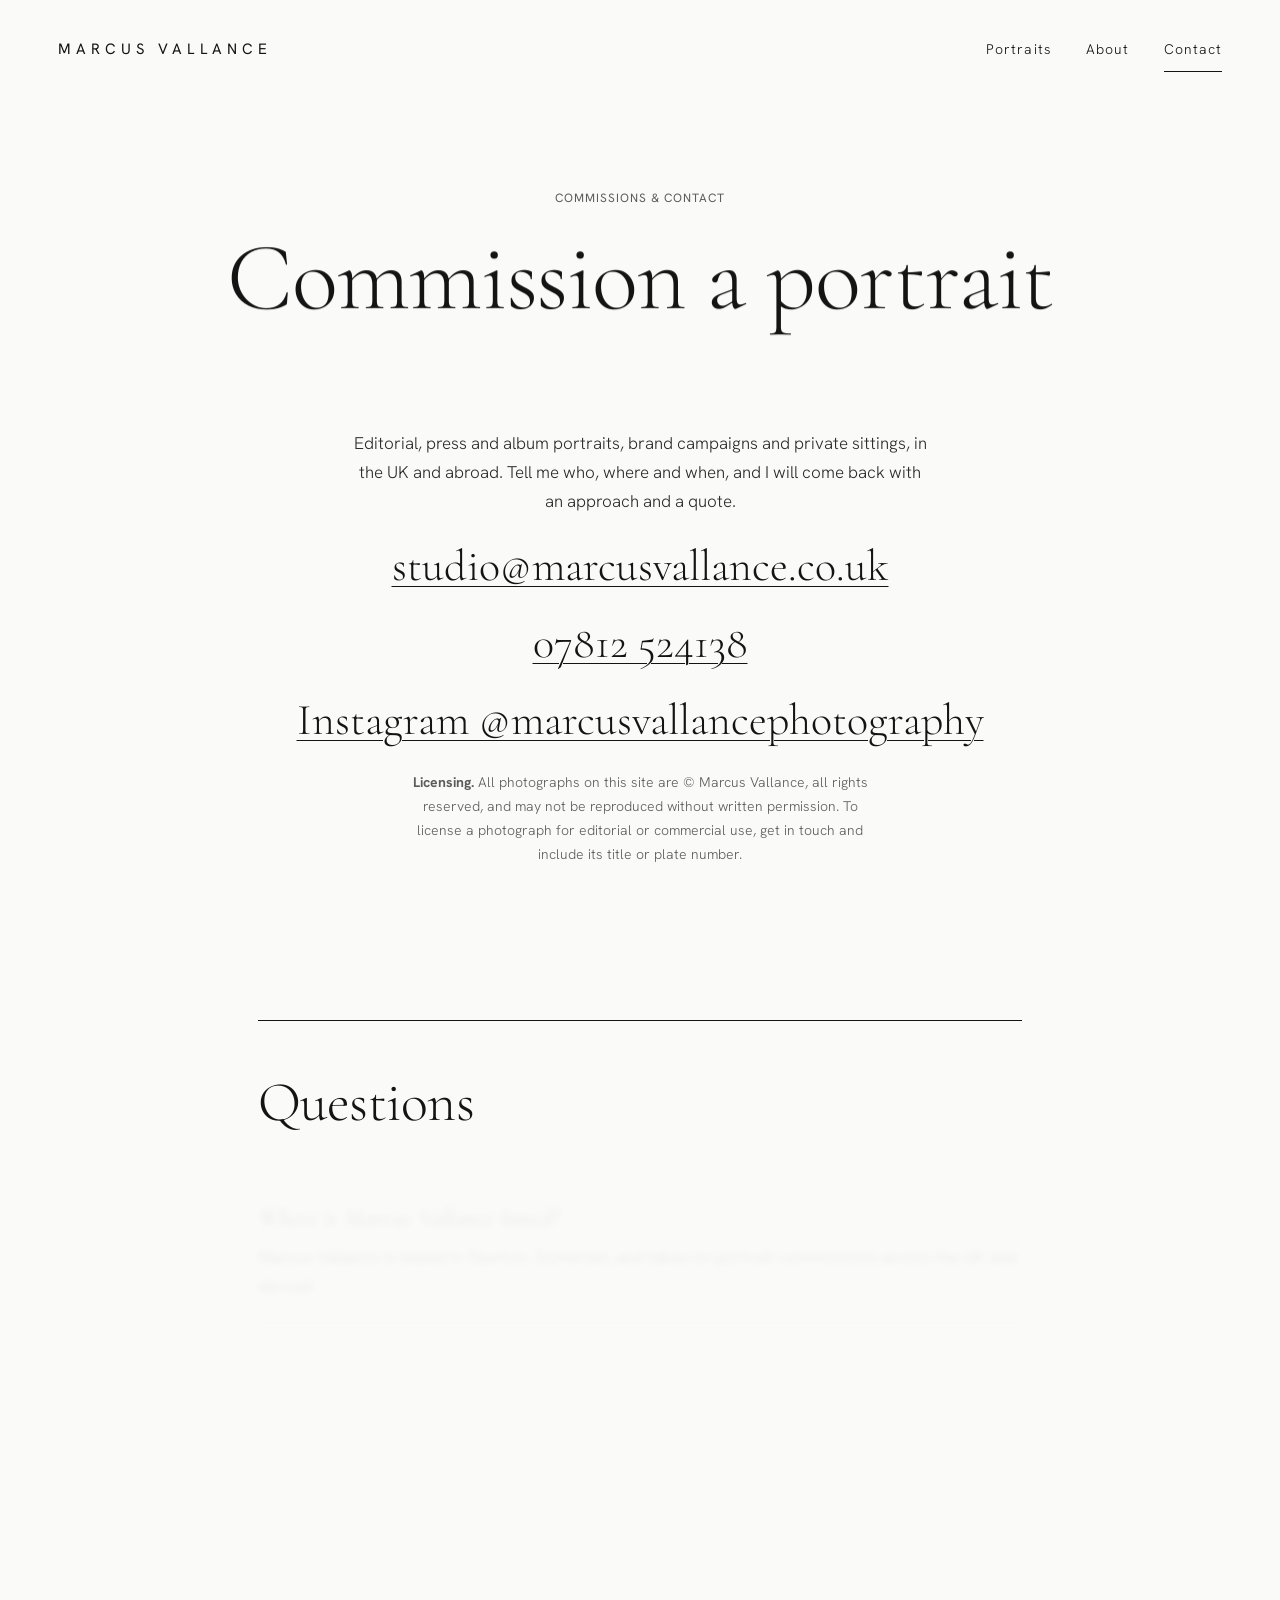
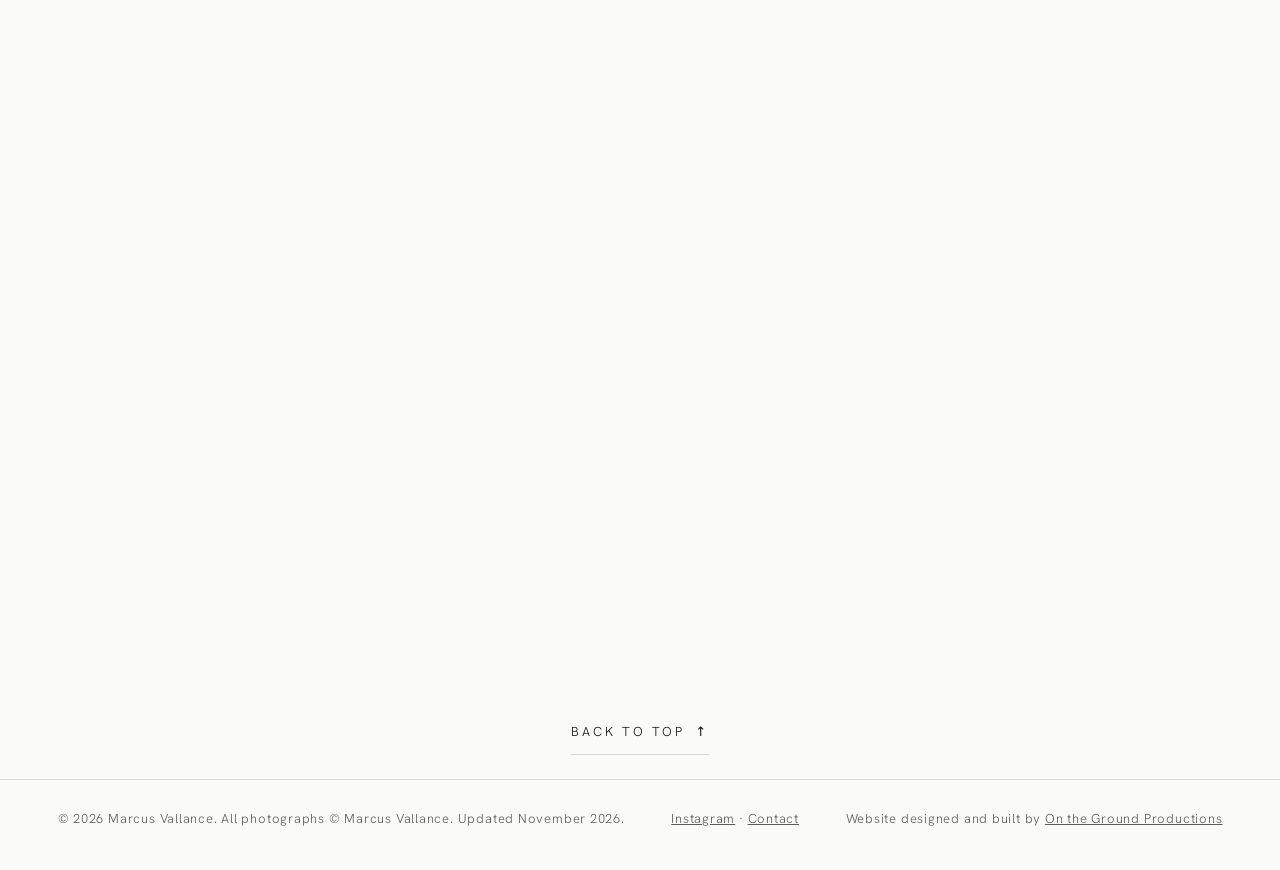
<file: contact.html>
<!doctype html>
<html lang="en-GB">
<head>
<meta charset="utf-8">
<meta name="viewport" content="width=device-width, initial-scale=1">
<title>Commission a Portrait | Contact Marcus Vallance</title>
<meta name="description" content="Commission Marcus Vallance for editorial, press and album portraits, brand campaigns and private sittings in the UK and abroad.">
<link rel="canonical" href="https://marcusvallance.co.uk/contact">
<meta name="author" content="Marcus Vallance">
<meta name="robots" content="index, follow, max-image-preview:large">
<meta property="og:type" content="website">
<meta property="og:site_name" content="Marcus Vallance">
<meta property="og:title" content="Commission a Portrait | Contact Marcus Vallance">
<meta property="og:description" content="Commission Marcus Vallance for editorial, press and album portraits, brand campaigns and private sittings in the UK and abroad.">
<meta property="og:url" content="https://marcusvallance.co.uk/contact">
<meta property="og:image" content="https://marcusvallance.co.uk/assets/img/share.jpg">
<meta property="og:image:width" content="1200">
<meta property="og:image:height" content="630">
<meta property="og:locale" content="en_GB">
<meta name="twitter:card" content="summary_large_image">
<meta name="theme-color" content="#FAFAF8">
<link rel="icon" href="/favicon.svg" type="image/svg+xml">
<link rel="apple-touch-icon" href="/apple-touch-icon.png">
<link rel="manifest" href="/site.webmanifest">
<link rel="preconnect" href="https://fonts.googleapis.com">
<link rel="preconnect" href="https://fonts.gstatic.com" crossorigin>
<link rel="stylesheet" href="https://fonts.googleapis.com/css2?family=Cormorant+Garamond:ital,wght@0,300;0,400;1,300;1,400&family=Hanken+Grotesk:wght@300;400;500&display=swap" media="print" onload="this.media='all'"><noscript><link rel="stylesheet" href="https://fonts.googleapis.com/css2?family=Cormorant+Garamond:ital,wght@0,300;0,400;1,300;1,400&family=Hanken+Grotesk:wght@300;400;500&display=swap"></noscript>
<link rel="stylesheet" href="/assets/site.css">
<script>if(!matchMedia("(prefers-reduced-motion: reduce)").matches)document.documentElement.classList.add("mjs")</script>
<script type="application/ld+json">{"@context": "https://schema.org", "@graph": [{"@type": "Person", "@id": "https://marcusvallance.co.uk/#marcus", "name": "Marcus Vallance", "alternateName": "Marcus Valance", "givenName": "Marcus", "familyName": "Vallance", "jobTitle": "Portrait Photographer", "url": "https://marcusvallance.co.uk/", "image": "https://marcusvallance.co.uk/assets/img/marcus-vallance-photographer-1600.jpg", "description": "Portrait photographer whose work in refugee camps and communities around the world has been published internationally.", "knowsAbout": ["Portrait photography", "Humanitarian photography", "Documentary photography", "Music photography"], "sameAs": ["https://www.lensculture.com/marcus-valance", "https://www.instagram.com/marcusvallancephotography/", "https://onthegroundproductions.com/"], "worksFor": [{"@id": "https://marcusvallance.co.uk/#studio"}, {"@id": "https://onthegroundproductions.com/#org"}]}, {"@type": "ProfessionalService", "@id": "https://marcusvallance.co.uk/#studio", "name": "Marcus Vallance Photography", "url": "https://marcusvallance.co.uk/", "description": "Portrait and documentary photography on location: editorial, press and album portraits, brand campaigns, private sittings and image licensing, in the UK and abroad.", "image": "https://marcusvallance.co.uk/assets/img/marcus-vallance-photographer-1600.jpg", "logo": "https://marcusvallance.co.uk/assets/img/icon-512.png", "email": "studio@marcusvallance.co.uk", "address": {"@type": "PostalAddress", "addressLocality": "Taunton", "addressRegion": "Somerset", "addressCountry": "GB"}, "areaServed": [{"@type": "Country", "name": "United Kingdom"}, {"@type": "Place", "name": "Worldwide"}], "founder": {"@id": "https://marcusvallance.co.uk/#marcus"}, "employee": {"@id": "https://marcusvallance.co.uk/#marcus"}, "knowsAbout": ["Portrait photography", "Documentary photography", "Music photography", "Humanitarian photography"], "hasOfferCatalog": {"@type": "OfferCatalog", "name": "Photography services", "itemListElement": [{"@type": "Offer", "itemOffered": {"@type": "Service", "name": "Editorial portraits"}}, {"@type": "Offer", "itemOffered": {"@type": "Service", "name": "Press and album portraits"}}, {"@type": "Offer", "itemOffered": {"@type": "Service", "name": "Brand campaign photography"}}, {"@type": "Offer", "itemOffered": {"@type": "Service", "name": "Private portrait sittings"}}, {"@type": "Offer", "itemOffered": {"@type": "Service", "name": "Photograph licensing"}}]}, "sameAs": ["https://www.instagram.com/marcusvallancephotography/", "https://www.lensculture.com/marcus-valance"], "telephone": "+44 7812 524138", "geo": {"@type": "GeoCoordinates", "latitude": 51.015, "longitude": -3.106}}, {"@type": "WebSite", "@id": "https://marcusvallance.co.uk/#site", "url": "https://marcusvallance.co.uk/", "name": "Marcus Vallance", "alternateName": "Marcus Valance Photography", "publisher": {"@id": "https://marcusvallance.co.uk/#marcus"}, "inLanguage": "en-GB"}, {"@type": "ContactPage", "@id": "https://marcusvallance.co.uk/contact", "url": "https://marcusvallance.co.uk/contact", "about": {"@id": "https://marcusvallance.co.uk/#marcus"}, "dateModified": "2026-11-15"}, {"@type": "FAQPage", "@id": "https://marcusvallance.co.uk/contact#faq", "dateModified": "2026-11-15", "mainEntity": [{"@type": "Question", "name": "Where is Marcus Vallance based?", "acceptedAnswer": {"@type": "Answer", "text": "Marcus Vallance is based in Taunton, Somerset, and takes on portrait commissions across the UK and abroad."}}, {"@type": "Question", "name": "What kind of portraits does Marcus photograph?", "acceptedAnswer": {"@type": "Answer", "text": "Editorial, press and album portraits, brand campaigns and private sittings. His work is made on location rather than in a studio: in refugee camps, on stage, on the street and in the places people live and work."}}, {"@type": "Question", "name": "Does Marcus travel for commissions?", "acceptedAnswer": {"@type": "Answer", "text": "Yes. He has photographed in Greece, Lebanon, Bangladesh, Zanzibar, Nepal, Ghana, Colombia, Italy and across the UK, and is happy to travel for the right project."}}, {"@type": "Question", "name": "How much does a portrait commission cost?", "acceptedAnswer": {"@type": "Answer", "text": "Every commission is priced to the job. Tell Marcus who, where and when, and he will come back with an approach and a quote."}}, {"@type": "Question", "name": "Does Marcus photograph musicians and artists?", "acceptedAnswer": {"@type": "Answer", "text": "Yes. Musicians he has photographed include Tim Wheeler of Ash, Gary Stringer of Reef and Matt Cardle, on stage and off, for press, artwork and campaigns."}}, {"@type": "Question", "name": "Can I license one of these photographs?", "acceptedAnswer": {"@type": "Answer", "text": "Yes. All photographs on this site can be licensed for editorial or commercial use. Get in touch and include the photograph's title or plate number. His work is also syndicated through Getty Images and SOPA Images."}}]}, {"@type": "ProfessionalService", "@id": "https://onthegroundproductions.com/#org", "name": "On The Ground Productions", "alternateName": "OTG", "url": "https://onthegroundproductions.com/", "founder": {"@id": "https://marcusvallance.co.uk/#marcus"}, "address": {"@type": "PostalAddress", "addressLocality": "Taunton", "addressRegion": "Somerset", "addressCountry": "GB"}}]}</script>
</head>
<body class="">
<a class="skip" href="#main">Skip to content</a>
<header class="top"><a class="mark" href="/">Marcus Vallance</a><nav aria-label="Main"><a href="/portraits">Portraits</a><a href="/about">About</a><a href="/contact" aria-current="page">Contact</a></nav></header>
<main id="main">
<section class="title"><p class="eyebrow">Commissions &amp; contact</p><h1>Commission a portrait</h1></section>
<section class="contact"><p>Editorial, press and album portraits, brand campaigns and private sittings, in the UK and abroad. Tell me who, where and when, and I will come back with an approach and a quote.</p>
<p class="big"><a href="mailto:studio@marcusvallance.co.uk">studio@marcusvallance.co.uk</a></p><p class="big"><a href="tel:+447812524138">07812 524138</a></p><p class="big"><a href="https://www.instagram.com/marcusvallancephotography/" rel="me noopener">Instagram @marcusvallancephotography</a></p>
<p class="note" id="licensing"><strong>Licensing.</strong> All photographs on this site are © Marcus Vallance, all rights reserved, and may not be reproduced without written permission. To license a photograph for editorial or commercial use, get in touch and include its title or plate number.</p></section>
<section class="faq" id="faq"><h2>Questions</h2><div class="qa"><h3>Where is Marcus Vallance based?</h3><p>Marcus Vallance is based in Taunton, Somerset, and takes on portrait commissions across the UK and abroad.</p></div><div class="qa"><h3>What kind of portraits does Marcus photograph?</h3><p>Editorial, press and album portraits, brand campaigns and private sittings. His work is made on location rather than in a studio: in refugee camps, on stage, on the street and in the places people live and work.</p></div><div class="qa"><h3>Does Marcus travel for commissions?</h3><p>Yes. He has photographed in Greece, Lebanon, Bangladesh, Zanzibar, Nepal, Ghana, Colombia, Italy and across the UK, and is happy to travel for the right project.</p></div><div class="qa"><h3>How much does a portrait commission cost?</h3><p>Every commission is priced to the job. Tell Marcus who, where and when, and he will come back with an approach and a quote.</p></div><div class="qa"><h3>Does Marcus photograph musicians and artists?</h3><p>Yes. Musicians he has photographed include Tim Wheeler of Ash, Gary Stringer of Reef and Matt Cardle, on stage and off, for press, artwork and campaigns.</p></div><div class="qa"><h3>Can I license one of these photographs?</h3><p>Yes. All photographs on this site can be licensed for editorial or commercial use. Get in touch and include the photograph&#x27;s title or plate number. His work is also syndicated through Getty Images and SOPA Images.</p></div></section>
</main>
<div class="totop-wrap"><a class="totop" href="#">Back to top <span aria-hidden="true">&uarr;</span></a></div>
<footer class="foot"><span>© 2026 Marcus Vallance. All photographs © Marcus Vallance. Updated <time datetime="2026-11-15">November 2026</time>.</span><span><a href="https://www.instagram.com/marcusvallancephotography/" rel="me noopener">Instagram</a> · <a href="/contact">Contact</a></span><span>Website designed and built by <a href="https://onthegroundproductions.com/" rel="noopener">On the Ground Productions</a></span></footer>
<script src="/assets/gsap.min.js" defer></script>
<script src="/assets/ScrollTrigger.min.js" defer></script>
<script src="/assets/site.js" defer></script>
</body>
</html>
</file>
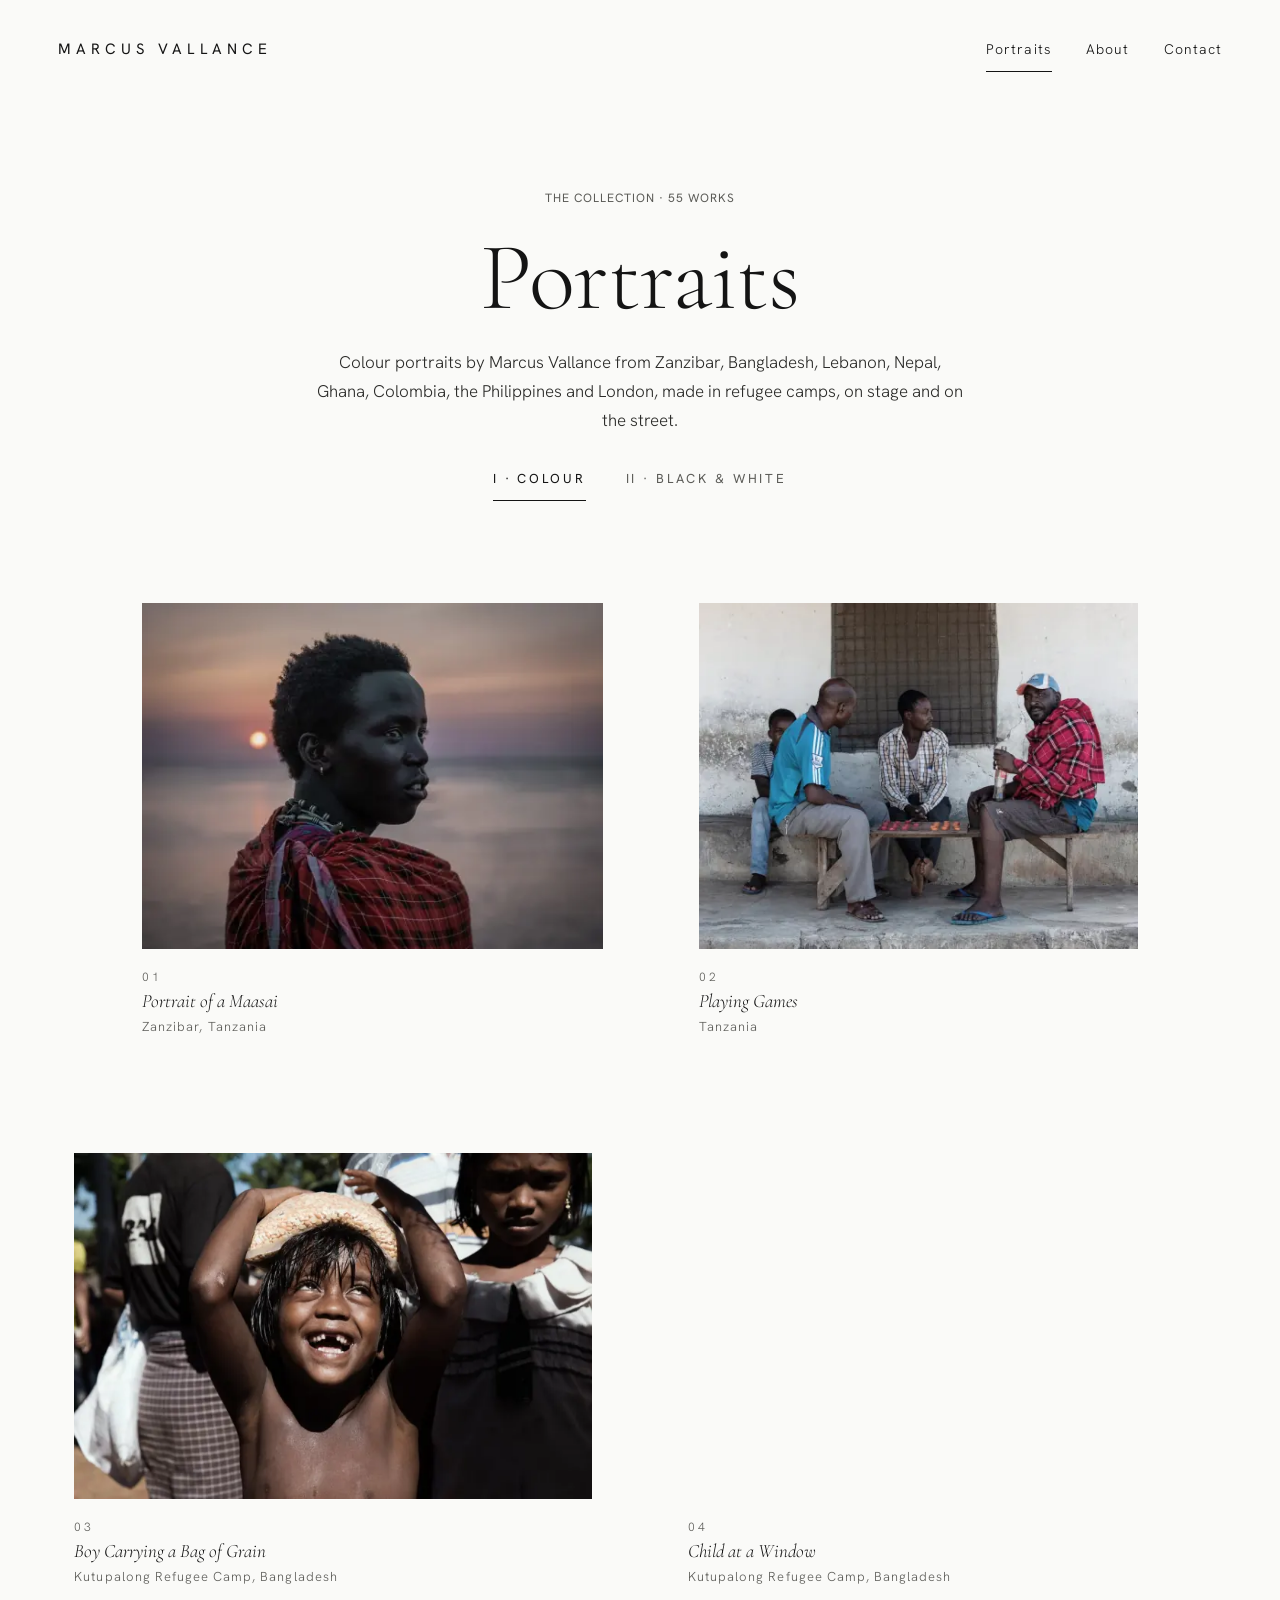
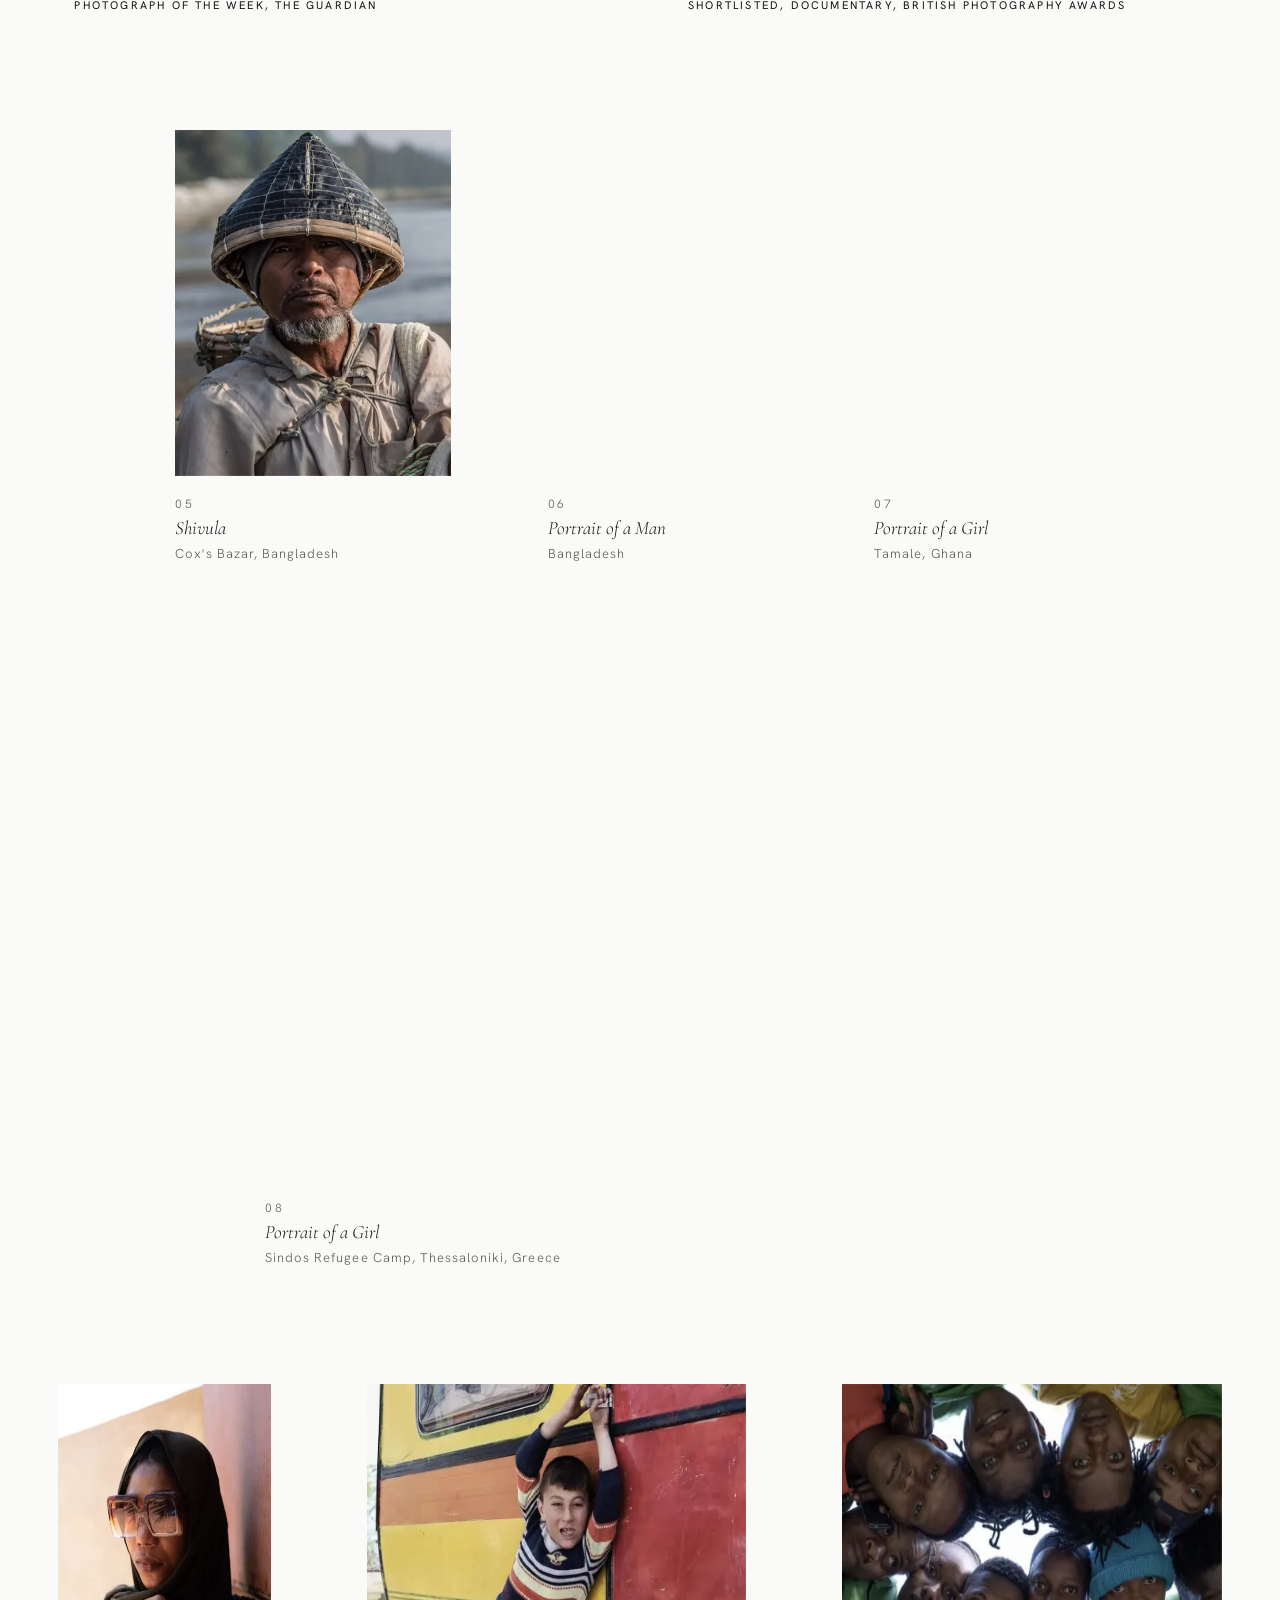
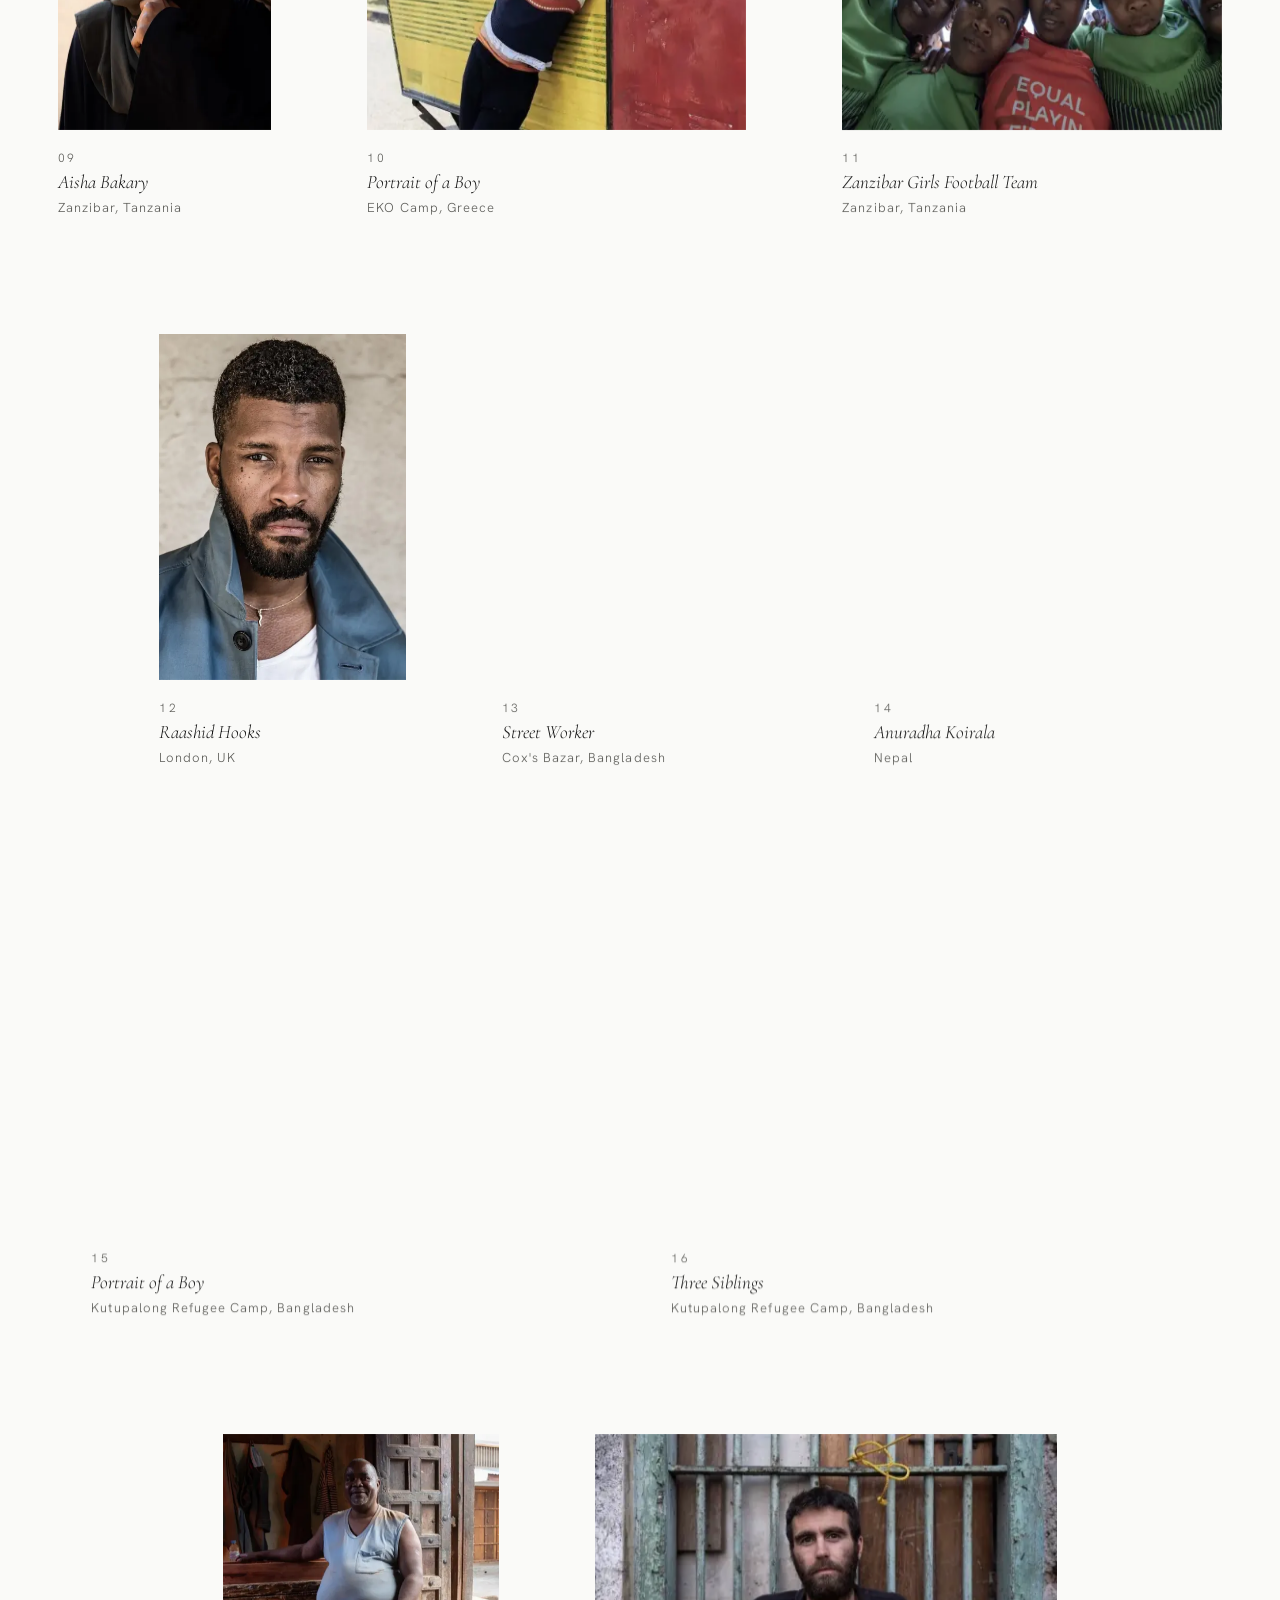
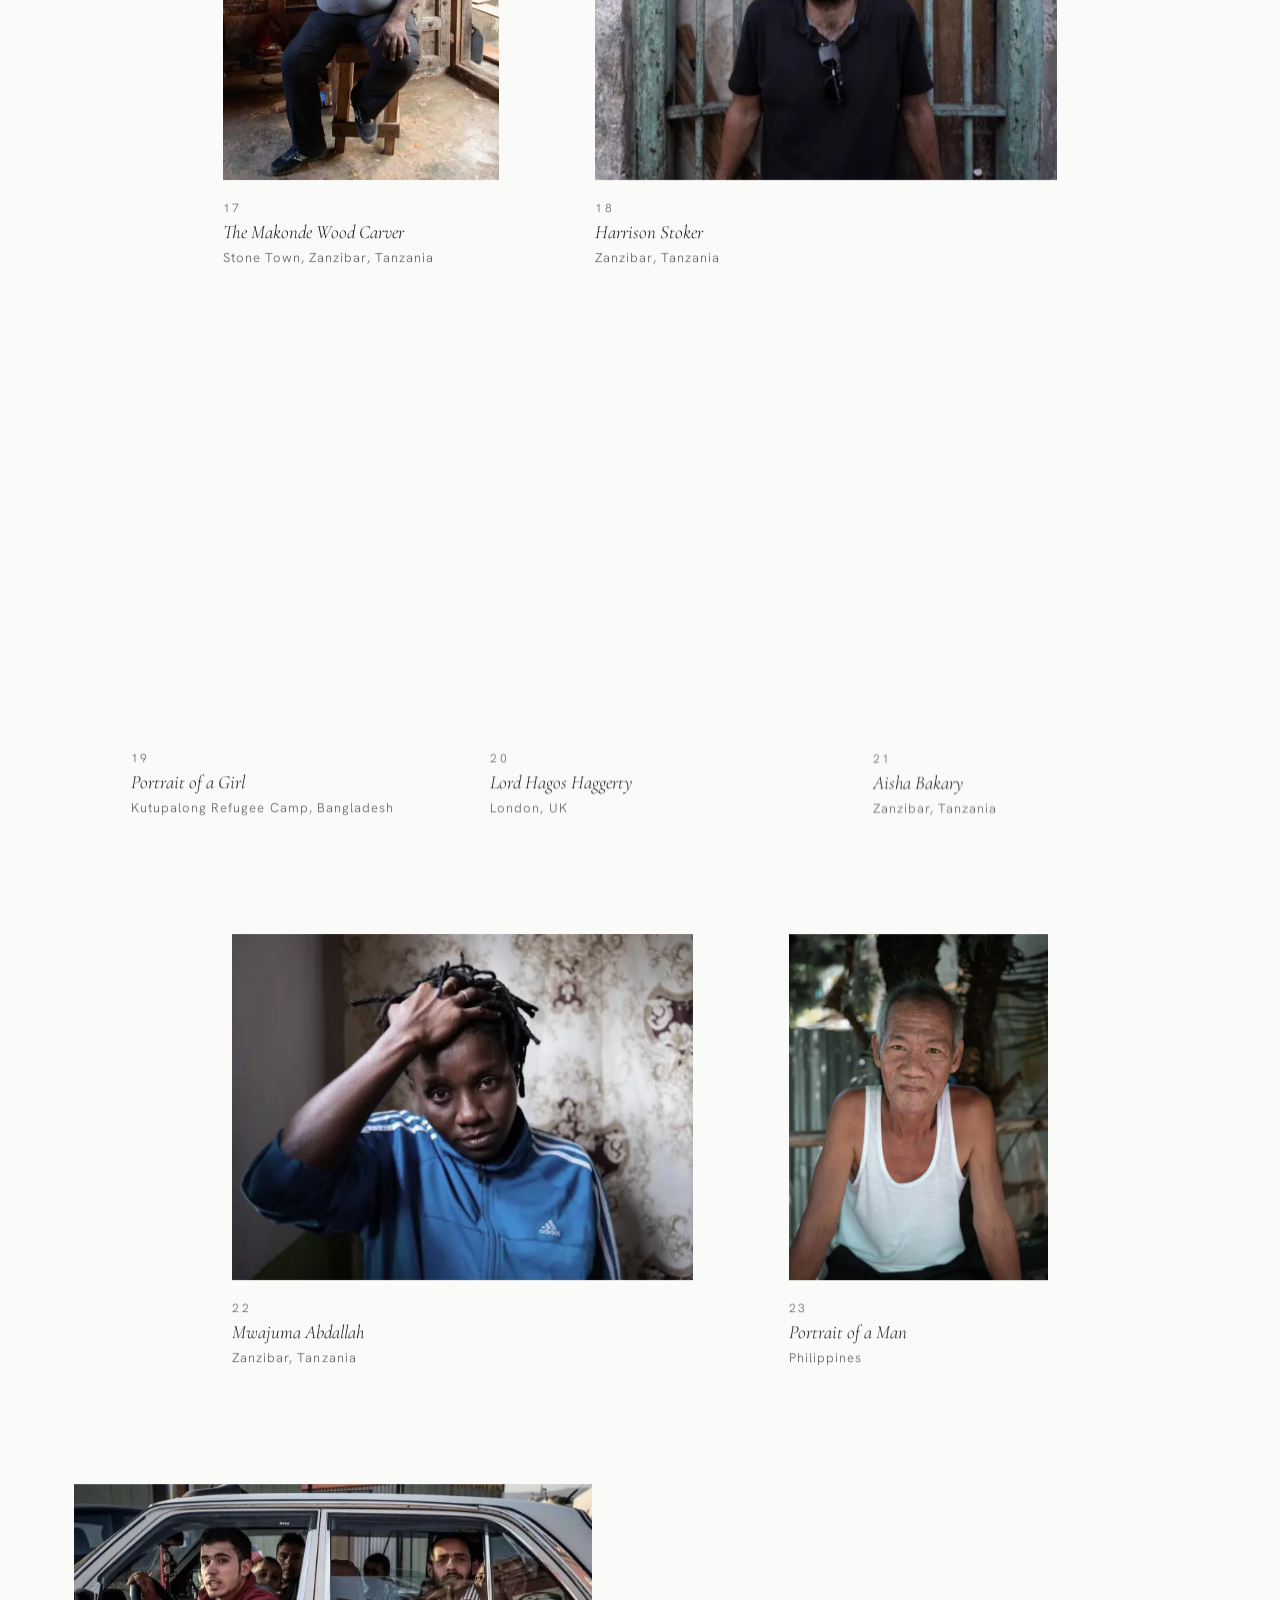
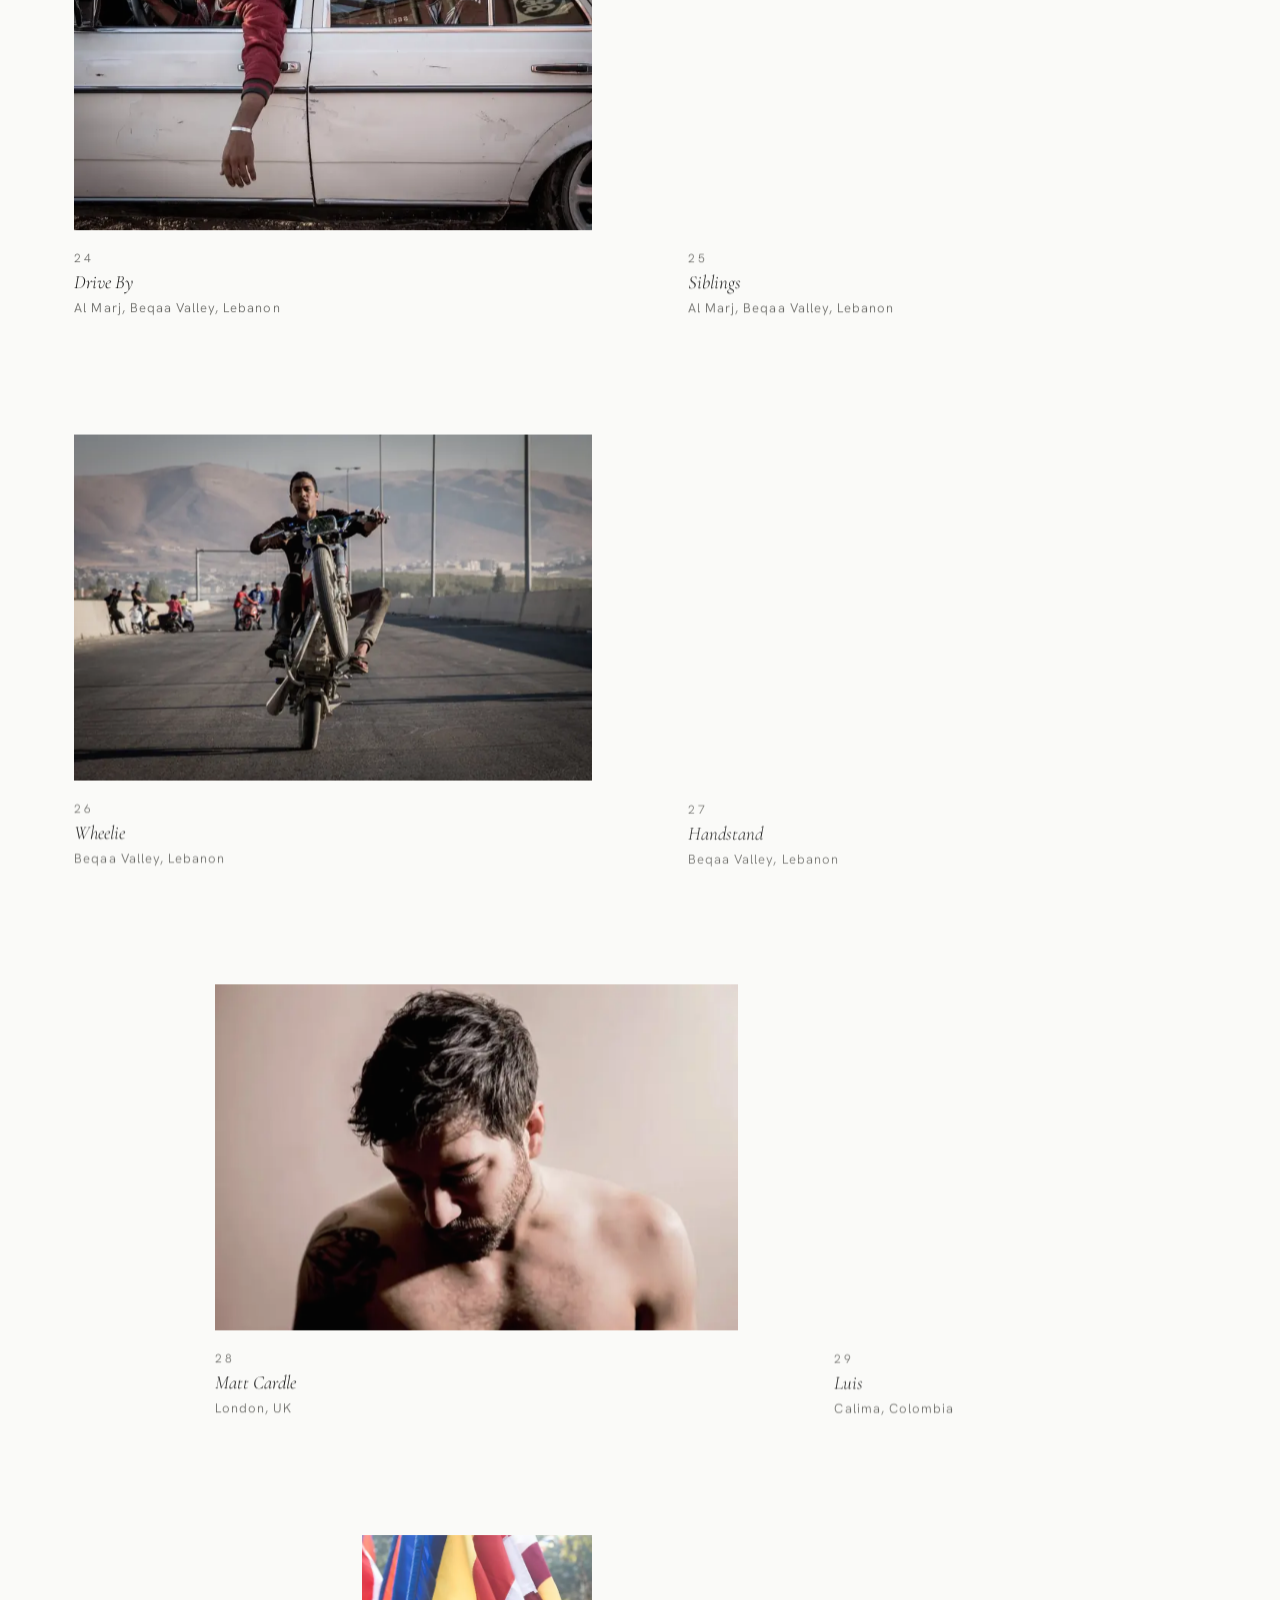
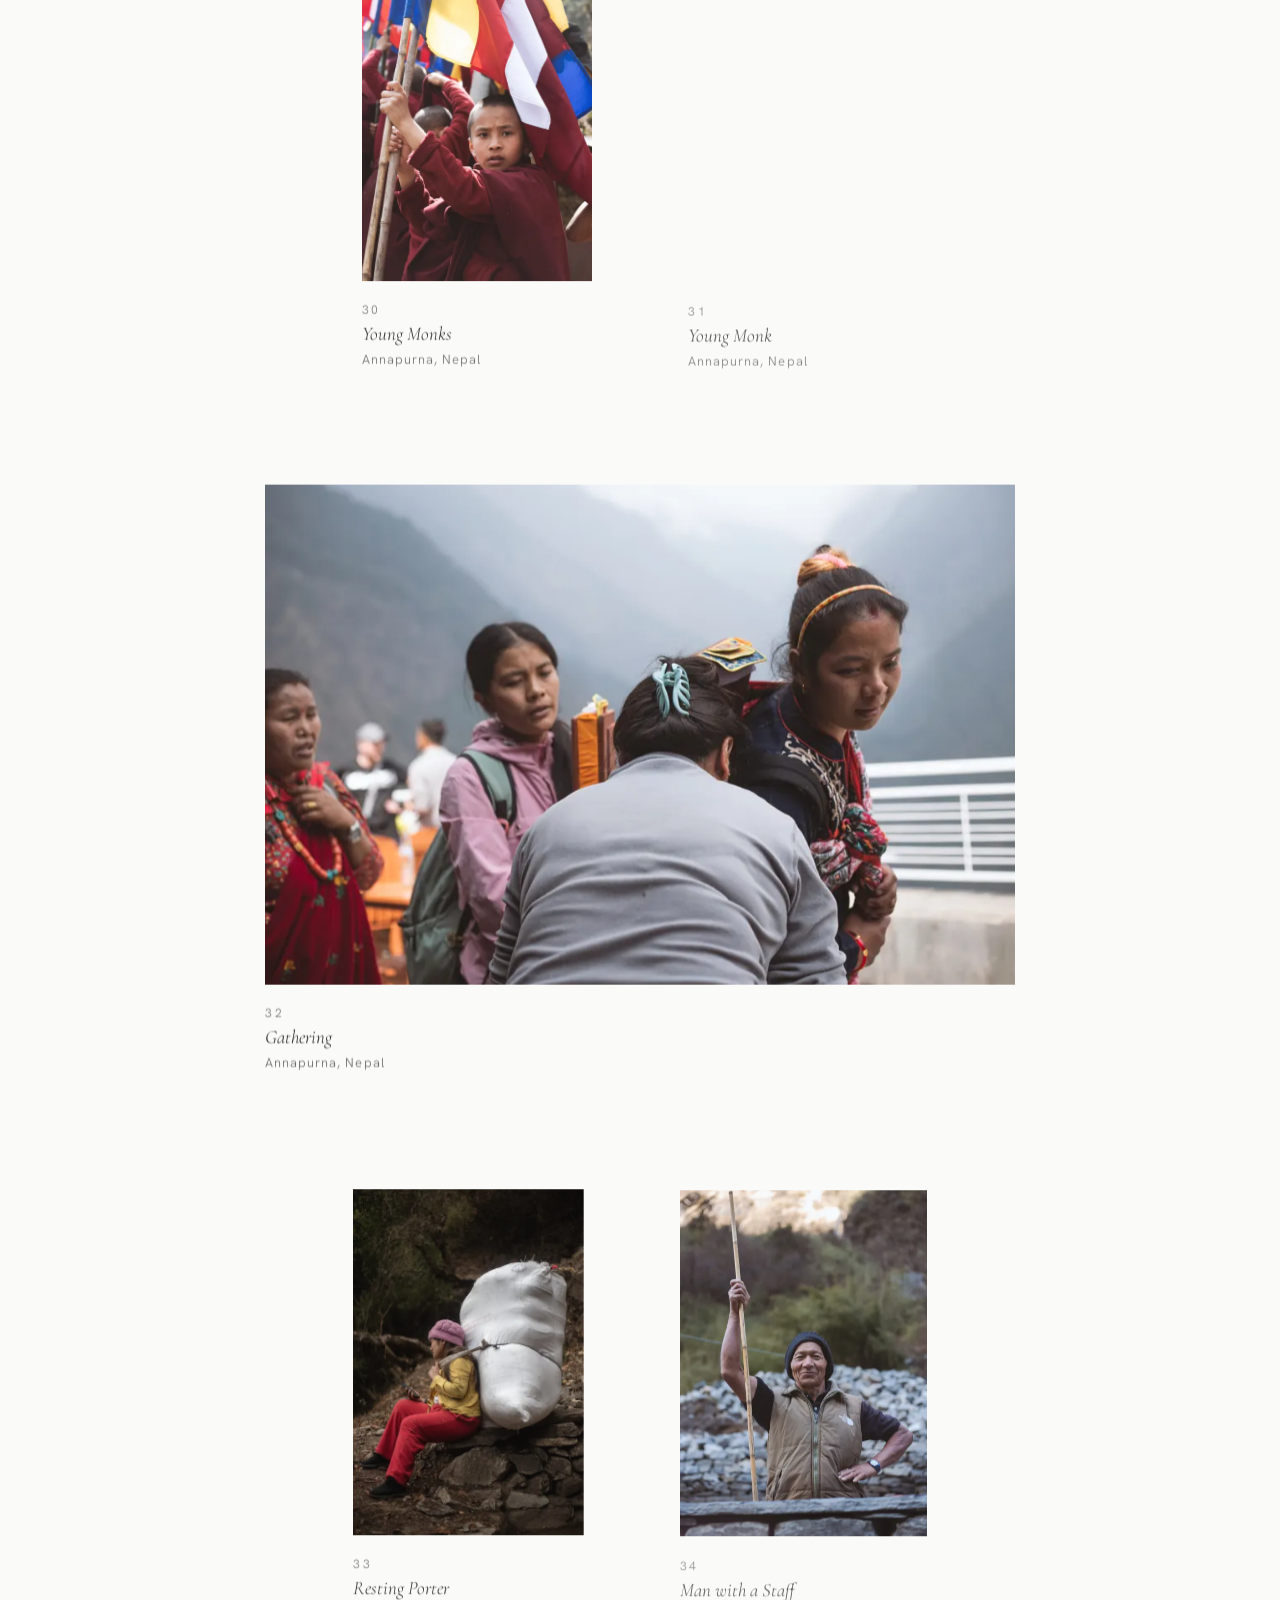
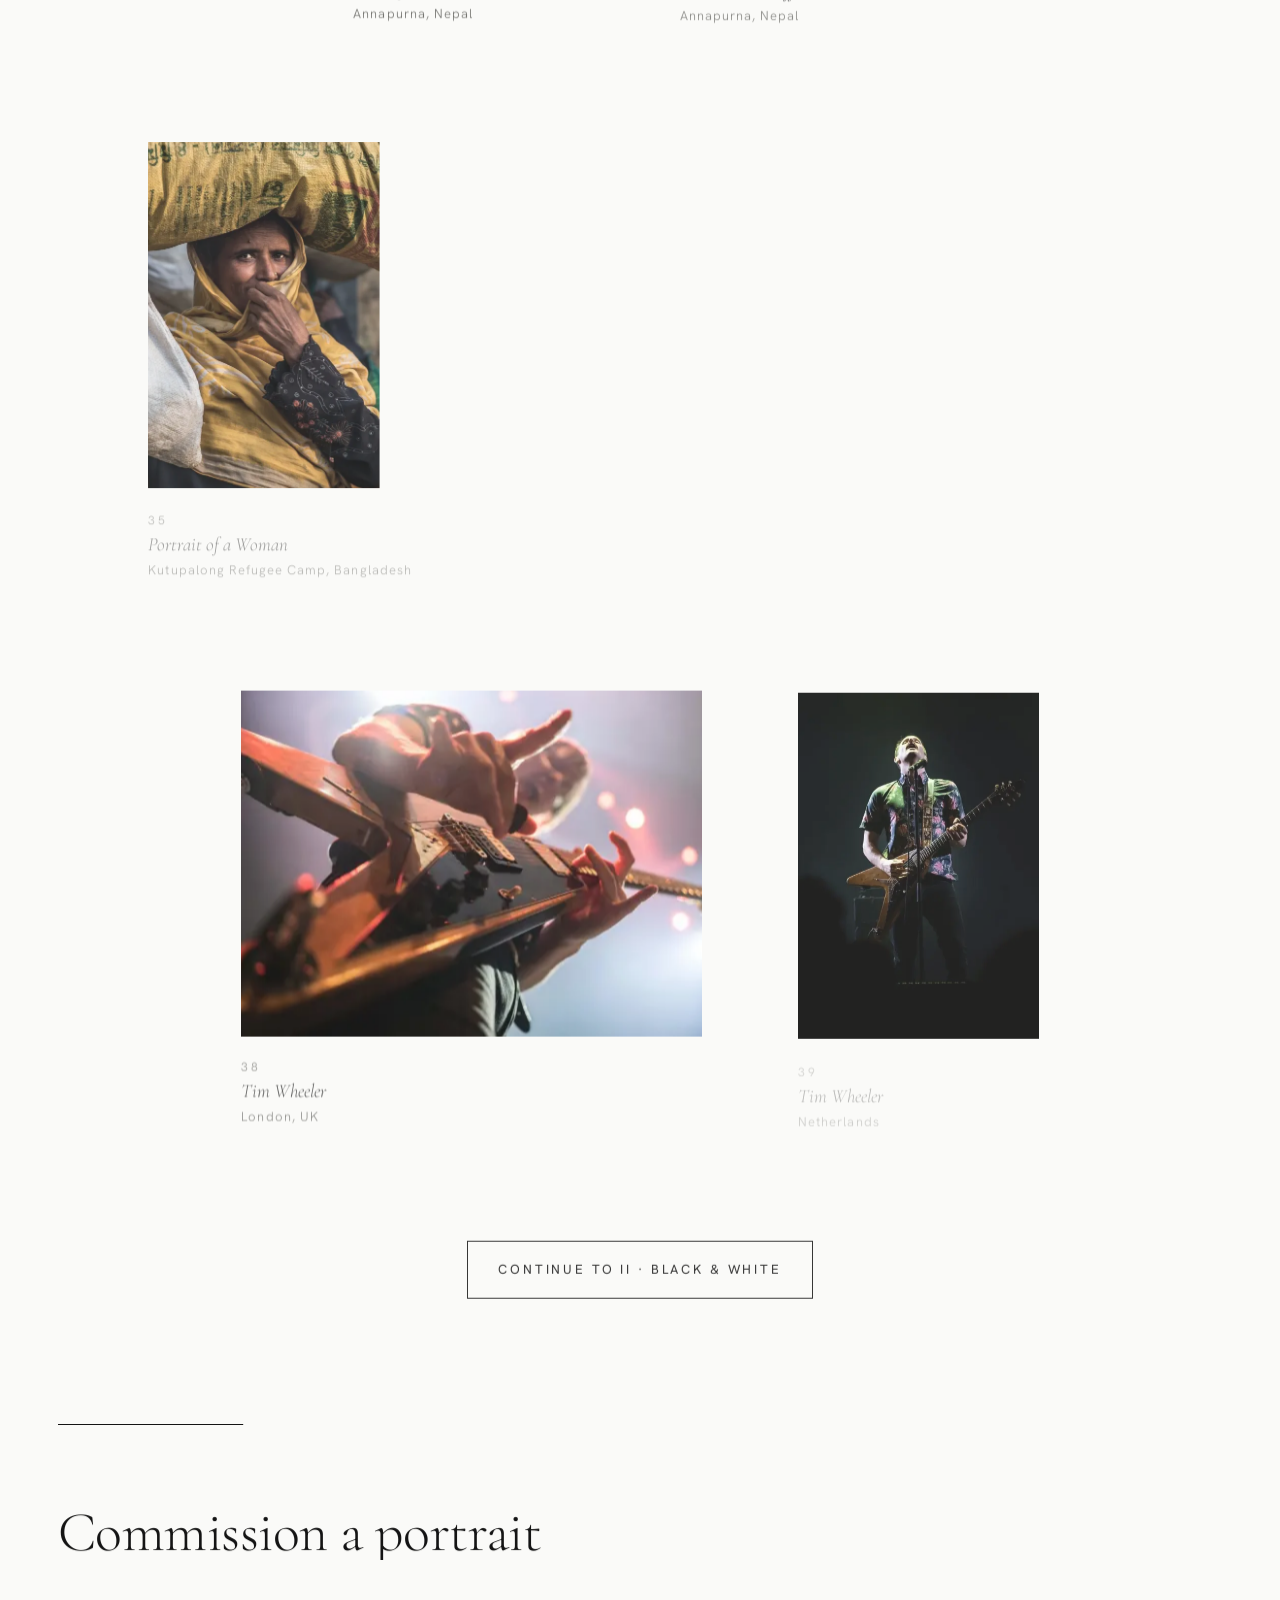
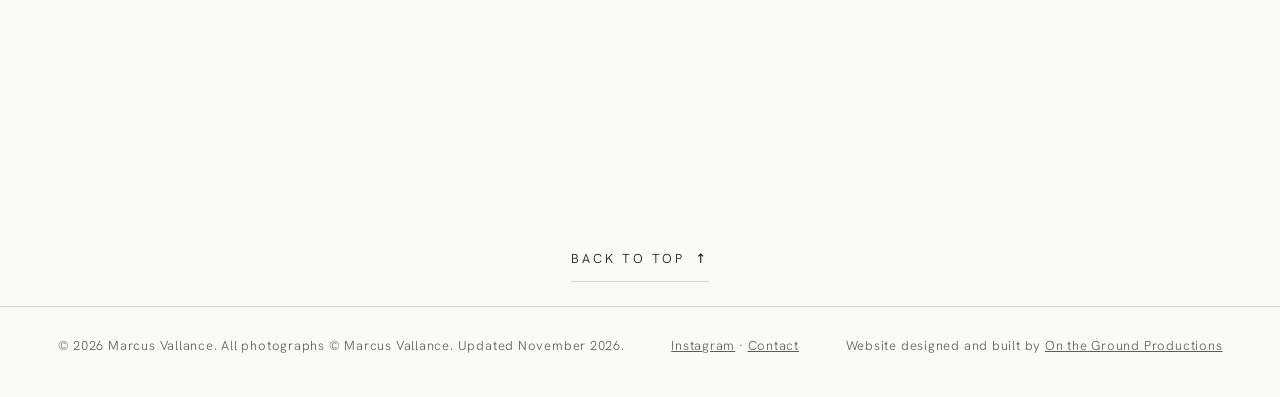
<file: portraits.html>
<!doctype html>
<html lang="en-GB">
<head>
<meta charset="utf-8">
<meta name="viewport" content="width=device-width, initial-scale=1">
<title>Portraits in Colour | Marcus Vallance</title>
<meta name="description" content="Colour portraits by Marcus Vallance from Zanzibar, Bangladesh, Lebanon, Nepal, Ghana and London, including Anuradha Koirala, Matt Cardle and Tim Wheeler.">
<link rel="canonical" href="https://marcusvallance.co.uk/portraits">
<meta name="author" content="Marcus Vallance">
<meta name="robots" content="index, follow, max-image-preview:large">
<meta property="og:type" content="website">
<meta property="og:site_name" content="Marcus Vallance">
<meta property="og:title" content="Portraits in Colour | Marcus Vallance">
<meta property="og:description" content="Colour portraits by Marcus Vallance from Zanzibar, Bangladesh, Lebanon, Colombia, Nepal, Ghana, the Philippines and London, including Anuradha Koirala, Matt Cardle and Tim Wheeler.">
<meta property="og:url" content="https://marcusvallance.co.uk/portraits">
<meta property="og:image" content="https://marcusvallance.co.uk/assets/img/share.jpg">
<meta property="og:image:width" content="1200">
<meta property="og:image:height" content="630">
<meta property="og:locale" content="en_GB">
<meta name="twitter:card" content="summary_large_image">
<meta name="theme-color" content="#FAFAF8">
<link rel="icon" href="/favicon.svg" type="image/svg+xml">
<link rel="apple-touch-icon" href="/apple-touch-icon.png">
<link rel="manifest" href="/site.webmanifest">
<link rel="preconnect" href="https://fonts.googleapis.com">
<link rel="preconnect" href="https://fonts.gstatic.com" crossorigin>
<link rel="stylesheet" href="https://fonts.googleapis.com/css2?family=Cormorant+Garamond:ital,wght@0,300;0,400;1,300;1,400&family=Hanken+Grotesk:wght@300;400;500&display=swap" media="print" onload="this.media='all'"><noscript><link rel="stylesheet" href="https://fonts.googleapis.com/css2?family=Cormorant+Garamond:ital,wght@0,300;0,400;1,300;1,400&family=Hanken+Grotesk:wght@300;400;500&display=swap"></noscript>
<link rel="stylesheet" href="/assets/site.css">
<script>if(!matchMedia("(prefers-reduced-motion: reduce)").matches)document.documentElement.classList.add("mjs")</script>
<script type="application/ld+json">{"@context": "https://schema.org", "@graph": [{"@type": "Person", "@id": "https://marcusvallance.co.uk/#marcus", "name": "Marcus Vallance", "alternateName": "Marcus Valance", "givenName": "Marcus", "familyName": "Vallance", "jobTitle": "Portrait Photographer", "url": "https://marcusvallance.co.uk/", "image": "https://marcusvallance.co.uk/assets/img/marcus-vallance-photographer-1600.jpg", "description": "Portrait photographer whose work in refugee camps and communities around the world has been published internationally.", "knowsAbout": ["Portrait photography", "Humanitarian photography", "Documentary photography", "Music photography"], "sameAs": ["https://www.lensculture.com/marcus-valance", "https://www.instagram.com/marcusvallancephotography/", "https://onthegroundproductions.com/"], "worksFor": [{"@id": "https://marcusvallance.co.uk/#studio"}, {"@id": "https://onthegroundproductions.com/#org"}]}, {"@type": "ProfessionalService", "@id": "https://marcusvallance.co.uk/#studio", "name": "Marcus Vallance Photography", "url": "https://marcusvallance.co.uk/", "description": "Portrait and documentary photography on location: editorial, press and album portraits, brand campaigns, private sittings and image licensing, in the UK and abroad.", "image": "https://marcusvallance.co.uk/assets/img/marcus-vallance-photographer-1600.jpg", "logo": "https://marcusvallance.co.uk/assets/img/icon-512.png", "email": "studio@marcusvallance.co.uk", "address": {"@type": "PostalAddress", "addressLocality": "Taunton", "addressRegion": "Somerset", "addressCountry": "GB"}, "areaServed": [{"@type": "Country", "name": "United Kingdom"}, {"@type": "Place", "name": "Worldwide"}], "founder": {"@id": "https://marcusvallance.co.uk/#marcus"}, "employee": {"@id": "https://marcusvallance.co.uk/#marcus"}, "knowsAbout": ["Portrait photography", "Documentary photography", "Music photography", "Humanitarian photography"], "hasOfferCatalog": {"@type": "OfferCatalog", "name": "Photography services", "itemListElement": [{"@type": "Offer", "itemOffered": {"@type": "Service", "name": "Editorial portraits"}}, {"@type": "Offer", "itemOffered": {"@type": "Service", "name": "Press and album portraits"}}, {"@type": "Offer", "itemOffered": {"@type": "Service", "name": "Brand campaign photography"}}, {"@type": "Offer", "itemOffered": {"@type": "Service", "name": "Private portrait sittings"}}, {"@type": "Offer", "itemOffered": {"@type": "Service", "name": "Photograph licensing"}}]}, "sameAs": ["https://www.instagram.com/marcusvallancephotography/", "https://www.lensculture.com/marcus-valance"], "telephone": "+44 7812 524138", "geo": {"@type": "GeoCoordinates", "latitude": 51.015, "longitude": -3.106}}, {"@type": "WebSite", "@id": "https://marcusvallance.co.uk/#site", "url": "https://marcusvallance.co.uk/", "name": "Marcus Vallance", "alternateName": "Marcus Valance Photography", "publisher": {"@id": "https://marcusvallance.co.uk/#marcus"}, "inLanguage": "en-GB"}, {"@type": "ImageGallery", "@id": "https://marcusvallance.co.uk/portraits#gallery", "name": "Portraits in colour", "url": "https://marcusvallance.co.uk/portraits", "creator": {"@id": "https://marcusvallance.co.uk/#marcus"}, "image": [{"@type": "ImageObject", "contentUrl": "https://marcusvallance.co.uk/assets/img/01-portrait-of-a-maasai-zanzibar-tanzania-marcus-vallance-1600.jpg", "name": "Portrait of a Maasai, Zanzibar, Tanzania", "caption": "Portrait of a Maasai, Zanzibar, Tanzania: profile of a man in a red checked shuka against the sea at sunset. Photograph by Marcus Vallance.", "width": 1500, "height": 1125, "creator": {"@type": "Person", "@id": "https://marcusvallance.co.uk/#marcus", "name": "Marcus Vallance"}, "creditText": "Marcus Vallance", "copyrightNotice": "© Marcus Vallance. All rights reserved.", "license": "https://marcusvallance.co.uk/contact#licensing", "acquireLicensePage": "https://marcusvallance.co.uk/contact#licensing", "contentLocation": {"@type": "Place", "name": "Zanzibar, Tanzania"}}, {"@type": "ImageObject", "contentUrl": "https://marcusvallance.co.uk/assets/img/02-playing-games-tanzania-marcus-vallance-1600.jpg", "name": "Playing Games, Tanzania", "caption": "Playing Games, Tanzania: four men on a bench outside a whitewashed building, playing a board game. Photograph by Marcus Vallance.", "width": 1600, "height": 1257, "creator": {"@type": "Person", "@id": "https://marcusvallance.co.uk/#marcus", "name": "Marcus Vallance"}, "creditText": "Marcus Vallance", "copyrightNotice": "© Marcus Vallance. All rights reserved.", "license": "https://marcusvallance.co.uk/contact#licensing", "acquireLicensePage": "https://marcusvallance.co.uk/contact#licensing", "contentLocation": {"@type": "Place", "name": "Tanzania"}}, {"@type": "ImageObject", "contentUrl": "https://marcusvallance.co.uk/assets/img/03-boy-carrying-a-bag-of-grain-kutupalong-refugee-camp-bangladesh-marcus-vallance-1600.jpg", "name": "Boy Carrying a Bag of Grain, Kutupalong Refugee Camp, Bangladesh", "caption": "Boy Carrying a Bag of Grain, Kutupalong Refugee Camp, Bangladesh: a laughing boy with wet hair balancing a bag of grain on his head, looking up. Photograph by Marcus Vallance. Photograph of the week, The Guardian.", "width": 1600, "height": 1067, "creator": {"@type": "Person", "@id": "https://marcusvallance.co.uk/#marcus", "name": "Marcus Vallance"}, "creditText": "Marcus Vallance", "copyrightNotice": "© Marcus Vallance. All rights reserved.", "license": "https://marcusvallance.co.uk/contact#licensing", "acquireLicensePage": "https://marcusvallance.co.uk/contact#licensing", "contentLocation": {"@type": "Place", "name": "Kutupalong Refugee Camp, Bangladesh"}}, {"@type": "ImageObject", "contentUrl": "https://marcusvallance.co.uk/assets/img/04-child-at-a-window-kutupalong-refugee-camp-bangladesh-marcus-vallance-1600.jpg", "name": "Child at a Window, Kutupalong Refugee Camp, Bangladesh", "caption": "Child at a Window, Kutupalong Refugee Camp, Bangladesh: a small child looking out through the bamboo frame of a window cut in an orange tarpaulin shelter. Photograph by Marcus Vallance. Shortlisted, Documentary, British Photography Awards.", "width": 1600, "height": 1067, "creator": {"@type": "Person", "@id": "https://marcusvallance.co.uk/#marcus", "name": "Marcus Vallance"}, "creditText": "Marcus Vallance", "copyrightNotice": "© Marcus Vallance. All rights reserved.", "license": "https://marcusvallance.co.uk/contact#licensing", "acquireLicensePage": "https://marcusvallance.co.uk/contact#licensing", "contentLocation": {"@type": "Place", "name": "Kutupalong Refugee Camp, Bangladesh"}}, {"@type": "ImageObject", "contentUrl": "https://marcusvallance.co.uk/assets/img/05-shivula-cox-s-bazar-bangladesh-marcus-vallance-1600.jpg", "name": "Shivula, Cox's Bazar, Bangladesh", "caption": "Shivula, Cox's Bazar, Bangladesh: Shivula, a shallow-water fisherman, in a woven conical hat with a basket on his back. Photograph by Marcus Vallance.", "width": 1280, "height": 1600, "creator": {"@type": "Person", "@id": "https://marcusvallance.co.uk/#marcus", "name": "Marcus Vallance"}, "creditText": "Marcus Vallance", "copyrightNotice": "© Marcus Vallance. All rights reserved.", "license": "https://marcusvallance.co.uk/contact#licensing", "acquireLicensePage": "https://marcusvallance.co.uk/contact#licensing", "contentLocation": {"@type": "Place", "name": "Cox's Bazar, Bangladesh"}}, {"@type": "ImageObject", "contentUrl": "https://marcusvallance.co.uk/assets/img/06-portrait-of-a-man-bangladesh-marcus-vallance-1600.jpg", "name": "Portrait of a Man, Bangladesh", "caption": "Portrait of a Man, Bangladesh: an elderly man with a henna-dyed beard and white cap. Photograph by Marcus Vallance.", "width": 1067, "height": 1600, "creator": {"@type": "Person", "@id": "https://marcusvallance.co.uk/#marcus", "name": "Marcus Vallance"}, "creditText": "Marcus Vallance", "copyrightNotice": "© Marcus Vallance. All rights reserved.", "license": "https://marcusvallance.co.uk/contact#licensing", "acquireLicensePage": "https://marcusvallance.co.uk/contact#licensing", "contentLocation": {"@type": "Place", "name": "Bangladesh"}}, {"@type": "ImageObject", "contentUrl": "https://marcusvallance.co.uk/assets/img/07-portrait-of-a-girl-tamale-ghana-marcus-vallance-1600.jpg", "name": "Portrait of a Girl, Tamale, Ghana", "caption": "Portrait of a Girl, Tamale, Ghana: a girl with tribal marks on her cheeks, in a white headscarf, leaning on a railing in front of a yellow wall near Tamale. Photograph by Marcus Vallance.", "width": 640, "height": 960, "creator": {"@type": "Person", "@id": "https://marcusvallance.co.uk/#marcus", "name": "Marcus Vallance"}, "creditText": "Marcus Vallance", "copyrightNotice": "© Marcus Vallance. All rights reserved.", "license": "https://marcusvallance.co.uk/contact#licensing", "acquireLicensePage": "https://marcusvallance.co.uk/contact#licensing", "contentLocation": {"@type": "Place", "name": "Tamale, Ghana"}}, {"@type": "ImageObject", "contentUrl": "https://marcusvallance.co.uk/assets/img/08-portrait-of-a-girl-sindos-refugee-camp-thessaloniki-greece-marcus-vallance-1600.jpg", "name": "Portrait of a Girl, Sindos Refugee Camp, Thessaloniki, Greece", "caption": "Portrait of a Girl, Sindos Refugee Camp, Thessaloniki, Greece: a young girl with curly hair in a grey top embroidered with red flowers, standing in front of a tent inside a warehouse camp. Photograph by Marcus Vallance.", "width": 1600, "height": 1067, "creator": {"@type": "Person", "@id": "https://marcusvallance.co.uk/#marcus", "name": "Marcus Vallance"}, "creditText": "Marcus Vallance", "copyrightNotice": "© Marcus Vallance. All rights reserved.", "license": "https://marcusvallance.co.uk/contact#licensing", "acquireLicensePage": "https://marcusvallance.co.uk/contact#licensing", "contentLocation": {"@type": "Place", "name": "Sindos Refugee Camp, Thessaloniki, Greece"}}, {"@type": "ImageObject", "contentUrl": "https://marcusvallance.co.uk/assets/img/09-aisha-bakary-zanzibar-tanzania-marcus-vallance-1600.jpg", "name": "Aisha Bakary, Zanzibar, Tanzania", "caption": "Aisha Bakary, Zanzibar, Tanzania: Zanzibari DJ and producer Aisha Bakary, known as the Hijab DJ, in a black headscarf and oversized tinted glasses, chin on her hand. Photograph by Marcus Vallance.", "width": 1200, "height": 1600, "creator": {"@type": "Person", "@id": "https://marcusvallance.co.uk/#marcus", "name": "Marcus Vallance"}, "creditText": "Marcus Vallance", "copyrightNotice": "© Marcus Vallance. All rights reserved.", "license": "https://marcusvallance.co.uk/contact#licensing", "acquireLicensePage": "https://marcusvallance.co.uk/contact#licensing", "contentLocation": {"@type": "Place", "name": "Zanzibar, Tanzania"}}, {"@type": "ImageObject", "contentUrl": "https://marcusvallance.co.uk/assets/img/10-portrait-of-a-boy-eko-camp-greece-marcus-vallance-1600.jpg", "name": "Portrait of a Boy, EKO Camp, Greece", "caption": "Portrait of a Boy, EKO Camp, Greece: an Afghan boy hanging from the door of a red and yellow caravan, pulling a face, in EKO refugee camp in northern Greece near the Macedonian border, July 2016. Photograph by Marcus Vallance.", "width": 1066, "height": 800, "creator": {"@type": "Person", "@id": "https://marcusvallance.co.uk/#marcus", "name": "Marcus Vallance"}, "creditText": "Marcus Vallance", "copyrightNotice": "© Marcus Vallance. All rights reserved.", "license": "https://marcusvallance.co.uk/contact#licensing", "acquireLicensePage": "https://marcusvallance.co.uk/contact#licensing", "contentLocation": {"@type": "Place", "name": "EKO Camp, Greece"}}, {"@type": "ImageObject", "contentUrl": "https://marcusvallance.co.uk/assets/img/11-zanzibar-girls-football-team-zanzibar-tanzania-marcus-vallance-1600.jpg", "name": "Zanzibar Girls Football Team, Zanzibar, Tanzania", "caption": "Zanzibar Girls Football Team, Zanzibar, Tanzania: a team in green shirts huddled in a circle, looking down into the camera. Photograph by Marcus Vallance.", "width": 1600, "height": 1200, "creator": {"@type": "Person", "@id": "https://marcusvallance.co.uk/#marcus", "name": "Marcus Vallance"}, "creditText": "Marcus Vallance", "copyrightNotice": "© Marcus Vallance. All rights reserved.", "license": "https://marcusvallance.co.uk/contact#licensing", "acquireLicensePage": "https://marcusvallance.co.uk/contact#licensing", "contentLocation": {"@type": "Place", "name": "Zanzibar, Tanzania"}}, {"@type": "ImageObject", "contentUrl": "https://marcusvallance.co.uk/assets/img/12-raashid-hooks-london-uk-marcus-vallance-1600.jpg", "name": "Raashid Hooks, London, UK", "caption": "Raashid Hooks, London, UK: Raashid Hooks, a bearded man in a blue work jacket and white T-shirt, looking straight at the camera against a pale wall. Photograph by Marcus Vallance.", "width": 1143, "height": 1600, "creator": {"@type": "Person", "@id": "https://marcusvallance.co.uk/#marcus", "name": "Marcus Vallance"}, "creditText": "Marcus Vallance", "copyrightNotice": "© Marcus Vallance. All rights reserved.", "license": "https://marcusvallance.co.uk/contact#licensing", "acquireLicensePage": "https://marcusvallance.co.uk/contact#licensing", "contentLocation": {"@type": "Place", "name": "London, UK"}}, {"@type": "ImageObject", "contentUrl": "https://marcusvallance.co.uk/assets/img/13-street-worker-cox-s-bazar-bangladesh-marcus-vallance-1600.jpg", "name": "Street Worker, Cox's Bazar, Bangladesh", "caption": "Street Worker, Cox's Bazar, Bangladesh: a man in an orange shirt crouching in drifting dust. Photograph by Marcus Vallance.", "width": 1280, "height": 1600, "creator": {"@type": "Person", "@id": "https://marcusvallance.co.uk/#marcus", "name": "Marcus Vallance"}, "creditText": "Marcus Vallance", "copyrightNotice": "© Marcus Vallance. All rights reserved.", "license": "https://marcusvallance.co.uk/contact#licensing", "acquireLicensePage": "https://marcusvallance.co.uk/contact#licensing", "contentLocation": {"@type": "Place", "name": "Cox's Bazar, Bangladesh"}}, {"@type": "ImageObject", "contentUrl": "https://marcusvallance.co.uk/assets/img/14-anuradha-koirala-nepal-marcus-vallance-1600.jpg", "name": "Anuradha Koirala, Nepal", "caption": "Anuradha Koirala, Nepal: an elderly woman in a grey shawl, hands folded. Photograph by Marcus Vallance.", "width": 1143, "height": 1600, "creator": {"@type": "Person", "@id": "https://marcusvallance.co.uk/#marcus", "name": "Marcus Vallance"}, "creditText": "Marcus Vallance", "copyrightNotice": "© Marcus Vallance. All rights reserved.", "license": "https://marcusvallance.co.uk/contact#licensing", "acquireLicensePage": "https://marcusvallance.co.uk/contact#licensing", "contentLocation": {"@type": "Place", "name": "Nepal"}}, {"@type": "ImageObject", "contentUrl": "https://marcusvallance.co.uk/assets/img/15-portrait-of-a-boy-kutupalong-refugee-camp-bangladesh-marcus-vallance-1600.jpg", "name": "Portrait of a Boy, Kutupalong Refugee Camp, Bangladesh", "caption": "Portrait of a Boy, Kutupalong Refugee Camp, Bangladesh: close portrait of a boy with a wide smile looking into the camera. Photograph by Marcus Vallance.", "width": 1600, "height": 1143, "creator": {"@type": "Person", "@id": "https://marcusvallance.co.uk/#marcus", "name": "Marcus Vallance"}, "creditText": "Marcus Vallance", "copyrightNotice": "© Marcus Vallance. All rights reserved.", "license": "https://marcusvallance.co.uk/contact#licensing", "acquireLicensePage": "https://marcusvallance.co.uk/contact#licensing", "contentLocation": {"@type": "Place", "name": "Kutupalong Refugee Camp, Bangladesh"}}, {"@type": "ImageObject", "contentUrl": "https://marcusvallance.co.uk/assets/img/16-three-siblings-kutupalong-refugee-camp-bangladesh-marcus-vallance-1600.jpg", "name": "Three Siblings, Kutupalong Refugee Camp, Bangladesh", "caption": "Three Siblings, Kutupalong Refugee Camp, Bangladesh: three children standing barefoot on a sandy ridge above the shelters of the camp. Photograph by Marcus Vallance.", "width": 1600, "height": 1067, "creator": {"@type": "Person", "@id": "https://marcusvallance.co.uk/#marcus", "name": "Marcus Vallance"}, "creditText": "Marcus Vallance", "copyrightNotice": "© Marcus Vallance. All rights reserved.", "license": "https://marcusvallance.co.uk/contact#licensing", "acquireLicensePage": "https://marcusvallance.co.uk/contact#licensing", "contentLocation": {"@type": "Place", "name": "Kutupalong Refugee Camp, Bangladesh"}}, {"@type": "ImageObject", "contentUrl": "https://marcusvallance.co.uk/assets/img/17-the-makonde-wood-carver-stone-town-zanzibar-tanzania-marcus-vallance-1600.jpg", "name": "The Makonde Wood Carver, Stone Town, Zanzibar, Tanzania", "caption": "The Makonde Wood Carver, Stone Town, Zanzibar, Tanzania: a Makonde wood carver seated on a stool in his workshop beside one of the carved doors Stone Town is known for. Photograph by Marcus Vallance.", "width": 1280, "height": 1600, "creator": {"@type": "Person", "@id": "https://marcusvallance.co.uk/#marcus", "name": "Marcus Vallance"}, "creditText": "Marcus Vallance", "copyrightNotice": "© Marcus Vallance. All rights reserved.", "license": "https://marcusvallance.co.uk/contact#licensing", "acquireLicensePage": "https://marcusvallance.co.uk/contact#licensing", "contentLocation": {"@type": "Place", "name": "Stone Town, Zanzibar, Tanzania"}}, {"@type": "ImageObject", "contentUrl": "https://marcusvallance.co.uk/assets/img/18-harrison-stoker-zanzibar-tanzania-marcus-vallance-1600.jpg", "name": "Harrison Stoker, Zanzibar, Tanzania", "caption": "Harrison Stoker, Zanzibar, Tanzania: a bearded man in a black polo shirt in front of a weathered gate. Photograph by Marcus Vallance.", "width": 1206, "height": 900, "creator": {"@type": "Person", "@id": "https://marcusvallance.co.uk/#marcus", "name": "Marcus Vallance"}, "creditText": "Marcus Vallance", "copyrightNotice": "© Marcus Vallance. All rights reserved.", "license": "https://marcusvallance.co.uk/contact#licensing", "acquireLicensePage": "https://marcusvallance.co.uk/contact#licensing", "contentLocation": {"@type": "Place", "name": "Zanzibar, Tanzania"}}, {"@type": "ImageObject", "contentUrl": "https://marcusvallance.co.uk/assets/img/19-portrait-of-a-girl-kutupalong-refugee-camp-bangladesh-marcus-vallance-1600.jpg", "name": "Portrait of a Girl, Kutupalong Refugee Camp, Bangladesh", "caption": "Portrait of a Girl, Kutupalong Refugee Camp, Bangladesh: close portrait of a girl in a patterned headscarf looking into the camera. Photograph by Marcus Vallance.", "width": 1067, "height": 1600, "creator": {"@type": "Person", "@id": "https://marcusvallance.co.uk/#marcus", "name": "Marcus Vallance"}, "creditText": "Marcus Vallance", "copyrightNotice": "© Marcus Vallance. All rights reserved.", "license": "https://marcusvallance.co.uk/contact#licensing", "acquireLicensePage": "https://marcusvallance.co.uk/contact#licensing", "contentLocation": {"@type": "Place", "name": "Kutupalong Refugee Camp, Bangladesh"}}, {"@type": "ImageObject", "contentUrl": "https://marcusvallance.co.uk/assets/img/20-lord-hagos-haggerty-london-uk-marcus-vallance-1600.jpg", "name": "Lord Hagos Haggerty, London, UK", "caption": "Lord Hagos Haggerty, London, UK: a man emerging from darkness with a hand reaching over his head. Photograph by Marcus Vallance.", "width": 1125, "height": 1357, "creator": {"@type": "Person", "@id": "https://marcusvallance.co.uk/#marcus", "name": "Marcus Vallance"}, "creditText": "Marcus Vallance", "copyrightNotice": "© Marcus Vallance. All rights reserved.", "license": "https://marcusvallance.co.uk/contact#licensing", "acquireLicensePage": "https://marcusvallance.co.uk/contact#licensing", "contentLocation": {"@type": "Place", "name": "London, UK"}}, {"@type": "ImageObject", "contentUrl": "https://marcusvallance.co.uk/assets/img/21-aisha-bakary-zanzibar-tanzania-marcus-vallance-1600.jpg", "name": "Aisha Bakary, Zanzibar, Tanzania", "caption": "Aisha Bakary, Zanzibar, Tanzania: Zanzibari DJ and producer Aisha Bakary standing against a rust-orange wall, with warm light flare. Photograph by Marcus Vallance.", "width": 1280, "height": 1600, "creator": {"@type": "Person", "@id": "https://marcusvallance.co.uk/#marcus", "name": "Marcus Vallance"}, "creditText": "Marcus Vallance", "copyrightNotice": "© Marcus Vallance. All rights reserved.", "license": "https://marcusvallance.co.uk/contact#licensing", "acquireLicensePage": "https://marcusvallance.co.uk/contact#licensing", "contentLocation": {"@type": "Place", "name": "Zanzibar, Tanzania"}}, {"@type": "ImageObject", "contentUrl": "https://marcusvallance.co.uk/assets/img/22-mwajuma-abdallah-zanzibar-tanzania-marcus-vallance-1600.jpg", "name": "Mwajuma Abdallah, Zanzibar, Tanzania", "caption": "Mwajuma Abdallah, Zanzibar, Tanzania: Zanzibari footballer Mwajuma Abdallah in a blue tracksuit top, one hand on her head, from a series made for a film about her. Photograph by Marcus Vallance.", "width": 960, "height": 720, "creator": {"@type": "Person", "@id": "https://marcusvallance.co.uk/#marcus", "name": "Marcus Vallance"}, "creditText": "Marcus Vallance", "copyrightNotice": "© Marcus Vallance. All rights reserved.", "license": "https://marcusvallance.co.uk/contact#licensing", "acquireLicensePage": "https://marcusvallance.co.uk/contact#licensing", "contentLocation": {"@type": "Place", "name": "Zanzibar, Tanzania"}}, {"@type": "ImageObject", "contentUrl": "https://marcusvallance.co.uk/assets/img/23-portrait-of-a-man-philippines-marcus-vallance-1600.jpg", "name": "Portrait of a Man, Philippines", "caption": "Portrait of a Man, Philippines: an older man in a white vest, seated. Photograph by Marcus Vallance.", "width": 1200, "height": 1600, "creator": {"@type": "Person", "@id": "https://marcusvallance.co.uk/#marcus", "name": "Marcus Vallance"}, "creditText": "Marcus Vallance", "copyrightNotice": "© Marcus Vallance. All rights reserved.", "license": "https://marcusvallance.co.uk/contact#licensing", "acquireLicensePage": "https://marcusvallance.co.uk/contact#licensing", "contentLocation": {"@type": "Place", "name": "Philippines"}}, {"@type": "ImageObject", "contentUrl": "https://marcusvallance.co.uk/assets/img/24-drive-by-al-marj-beqaa-valley-lebanon-marcus-vallance-1600.jpg", "name": "Drive By, Al Marj, Beqaa Valley, Lebanon", "caption": "Drive By, Al Marj, Beqaa Valley, Lebanon: a young man leaning out of the driver's window of a battered white Mercedes, passengers crowded in behind him. Photograph by Marcus Vallance.", "width": 1206, "height": 804, "creator": {"@type": "Person", "@id": "https://marcusvallance.co.uk/#marcus", "name": "Marcus Vallance"}, "creditText": "Marcus Vallance", "copyrightNotice": "© Marcus Vallance. All rights reserved.", "license": "https://marcusvallance.co.uk/contact#licensing", "acquireLicensePage": "https://marcusvallance.co.uk/contact#licensing", "contentLocation": {"@type": "Place", "name": "Al Marj, Beqaa Valley, Lebanon"}}, {"@type": "ImageObject", "contentUrl": "https://marcusvallance.co.uk/assets/img/25-siblings-al-marj-beqaa-valley-lebanon-marcus-vallance-1600.jpg", "name": "Siblings, Al Marj, Beqaa Valley, Lebanon", "caption": "Siblings, Al Marj, Beqaa Valley, Lebanon: three young children laughing, sitting together on the boot of an old car. Photograph by Marcus Vallance.", "width": 1600, "height": 1067, "creator": {"@type": "Person", "@id": "https://marcusvallance.co.uk/#marcus", "name": "Marcus Vallance"}, "creditText": "Marcus Vallance", "copyrightNotice": "© Marcus Vallance. All rights reserved.", "license": "https://marcusvallance.co.uk/contact#licensing", "acquireLicensePage": "https://marcusvallance.co.uk/contact#licensing", "contentLocation": {"@type": "Place", "name": "Al Marj, Beqaa Valley, Lebanon"}}, {"@type": "ImageObject", "contentUrl": "https://marcusvallance.co.uk/assets/img/26-wheelie-beqaa-valley-lebanon-marcus-vallance-1600.jpg", "name": "Wheelie, Beqaa Valley, Lebanon", "caption": "Wheelie, Beqaa Valley, Lebanon: a young man pulling a wheelie on a motorbike down an empty road, hills behind him. Photograph by Marcus Vallance.", "width": 1600, "height": 1067, "creator": {"@type": "Person", "@id": "https://marcusvallance.co.uk/#marcus", "name": "Marcus Vallance"}, "creditText": "Marcus Vallance", "copyrightNotice": "© Marcus Vallance. All rights reserved.", "license": "https://marcusvallance.co.uk/contact#licensing", "acquireLicensePage": "https://marcusvallance.co.uk/contact#licensing", "contentLocation": {"@type": "Place", "name": "Beqaa Valley, Lebanon"}}, {"@type": "ImageObject", "contentUrl": "https://marcusvallance.co.uk/assets/img/27-handstand-beqaa-valley-lebanon-marcus-vallance-1600.jpg", "name": "Handstand, Beqaa Valley, Lebanon", "caption": "Handstand, Beqaa Valley, Lebanon: a boy in a red top doing a one-handed handstand on the ground between tents and water tanks in a settlement. Photograph by Marcus Vallance.", "width": 1600, "height": 1067, "creator": {"@type": "Person", "@id": "https://marcusvallance.co.uk/#marcus", "name": "Marcus Vallance"}, "creditText": "Marcus Vallance", "copyrightNotice": "© Marcus Vallance. All rights reserved.", "license": "https://marcusvallance.co.uk/contact#licensing", "acquireLicensePage": "https://marcusvallance.co.uk/contact#licensing", "contentLocation": {"@type": "Place", "name": "Beqaa Valley, Lebanon"}}, {"@type": "ImageObject", "contentUrl": "https://marcusvallance.co.uk/assets/img/28-matt-cardle-london-uk-marcus-vallance-1600.jpg", "name": "Matt Cardle, London, UK", "caption": "Matt Cardle, London, UK: a shirtless bearded man looking down, a tattoo on his shoulder. Photograph by Marcus Vallance.", "width": 1125, "height": 742, "creator": {"@type": "Person", "@id": "https://marcusvallance.co.uk/#marcus", "name": "Marcus Vallance"}, "creditText": "Marcus Vallance", "copyrightNotice": "© Marcus Vallance. All rights reserved.", "license": "https://marcusvallance.co.uk/contact#licensing", "acquireLicensePage": "https://marcusvallance.co.uk/contact#licensing", "contentLocation": {"@type": "Place", "name": "London, UK"}}, {"@type": "ImageObject", "contentUrl": "https://marcusvallance.co.uk/assets/img/29-luis-calima-colombia-marcus-vallance-1600.jpg", "name": "Luis, Calima, Colombia", "caption": "Luis, Calima, Colombia: a smiling grey-haired man in a red, white and grey striped shirt, two fingers raised beside his face. Photograph by Marcus Vallance.", "width": 1067, "height": 1600, "creator": {"@type": "Person", "@id": "https://marcusvallance.co.uk/#marcus", "name": "Marcus Vallance"}, "creditText": "Marcus Vallance", "copyrightNotice": "© Marcus Vallance. All rights reserved.", "license": "https://marcusvallance.co.uk/contact#licensing", "acquireLicensePage": "https://marcusvallance.co.uk/contact#licensing", "contentLocation": {"@type": "Place", "name": "Calima, Colombia"}}, {"@type": "ImageObject", "contentUrl": "https://marcusvallance.co.uk/assets/img/30-young-monks-annapurna-nepal-marcus-vallance-1600.jpg", "name": "Young Monks, Annapurna, Nepal", "caption": "Young Monks, Annapurna, Nepal: young monks in maroon robes carrying tall poles of colourful prayer flags, one boy looking straight at the camera. Photograph by Marcus Vallance.", "width": 1067, "height": 1600, "creator": {"@type": "Person", "@id": "https://marcusvallance.co.uk/#marcus", "name": "Marcus Vallance"}, "creditText": "Marcus Vallance", "copyrightNotice": "© Marcus Vallance. All rights reserved.", "license": "https://marcusvallance.co.uk/contact#licensing", "acquireLicensePage": "https://marcusvallance.co.uk/contact#licensing", "contentLocation": {"@type": "Place", "name": "Annapurna, Nepal"}}, {"@type": "ImageObject", "contentUrl": "https://marcusvallance.co.uk/assets/img/31-young-monk-annapurna-nepal-marcus-vallance-1600.jpg", "name": "Young Monk, Annapurna, Nepal", "caption": "Young Monk, Annapurna, Nepal: a young monk in maroon robes looking up at the prayer flags he is carrying. Photograph by Marcus Vallance.", "width": 1067, "height": 1600, "creator": {"@type": "Person", "@id": "https://marcusvallance.co.uk/#marcus", "name": "Marcus Vallance"}, "creditText": "Marcus Vallance", "copyrightNotice": "© Marcus Vallance. All rights reserved.", "license": "https://marcusvallance.co.uk/contact#licensing", "acquireLicensePage": "https://marcusvallance.co.uk/contact#licensing", "contentLocation": {"@type": "Place", "name": "Annapurna, Nepal"}}, {"@type": "ImageObject", "contentUrl": "https://marcusvallance.co.uk/assets/img/32-gathering-annapurna-nepal-marcus-vallance-1600.jpg", "name": "Gathering, Annapurna, Nepal", "caption": "Gathering, Annapurna, Nepal: women in bright traditional dress and headbands talking together, mountains rising in the mist behind them. Photograph by Marcus Vallance.", "width": 1600, "height": 1067, "creator": {"@type": "Person", "@id": "https://marcusvallance.co.uk/#marcus", "name": "Marcus Vallance"}, "creditText": "Marcus Vallance", "copyrightNotice": "© Marcus Vallance. All rights reserved.", "license": "https://marcusvallance.co.uk/contact#licensing", "acquireLicensePage": "https://marcusvallance.co.uk/contact#licensing", "contentLocation": {"@type": "Place", "name": "Annapurna, Nepal"}}, {"@type": "ImageObject", "contentUrl": "https://marcusvallance.co.uk/assets/img/33-resting-porter-annapurna-nepal-marcus-vallance-1600.jpg", "name": "Resting Porter, Annapurna, Nepal", "caption": "Resting Porter, Annapurna, Nepal: a girl in a pink hat and red trousers resting on a stone wall beside a huge white sack she has been carrying on the trail. Photograph by Marcus Vallance.", "width": 1067, "height": 1600, "creator": {"@type": "Person", "@id": "https://marcusvallance.co.uk/#marcus", "name": "Marcus Vallance"}, "creditText": "Marcus Vallance", "copyrightNotice": "© Marcus Vallance. All rights reserved.", "license": "https://marcusvallance.co.uk/contact#licensing", "acquireLicensePage": "https://marcusvallance.co.uk/contact#licensing", "contentLocation": {"@type": "Place", "name": "Annapurna, Nepal"}}, {"@type": "ImageObject", "contentUrl": "https://marcusvallance.co.uk/assets/img/34-man-with-a-staff-annapurna-nepal-marcus-vallance-1600.jpg", "name": "Man with a Staff, Annapurna, Nepal", "caption": "Man with a Staff, Annapurna, Nepal: a smiling man in a woollen hat and padded waistcoat holding a tall bamboo staff, hand on his hip, a stone wall behind him. Photograph by Marcus Vallance.", "width": 1143, "height": 1600, "creator": {"@type": "Person", "@id": "https://marcusvallance.co.uk/#marcus", "name": "Marcus Vallance"}, "creditText": "Marcus Vallance", "copyrightNotice": "© Marcus Vallance. All rights reserved.", "license": "https://marcusvallance.co.uk/contact#licensing", "acquireLicensePage": "https://marcusvallance.co.uk/contact#licensing", "contentLocation": {"@type": "Place", "name": "Annapurna, Nepal"}}, {"@type": "ImageObject", "contentUrl": "https://marcusvallance.co.uk/assets/img/35-portrait-of-a-woman-kutupalong-refugee-camp-bangladesh-marcus-vallance-1600.jpg", "name": "Portrait of a Woman, Kutupalong Refugee Camp, Bangladesh", "caption": "Portrait of a Woman, Kutupalong Refugee Camp, Bangladesh: a woman in a yellow headscarf carrying a sack on her head. Photograph by Marcus Vallance.", "width": 1067, "height": 1600, "creator": {"@type": "Person", "@id": "https://marcusvallance.co.uk/#marcus", "name": "Marcus Vallance"}, "creditText": "Marcus Vallance", "copyrightNotice": "© Marcus Vallance. All rights reserved.", "license": "https://marcusvallance.co.uk/contact#licensing", "acquireLicensePage": "https://marcusvallance.co.uk/contact#licensing", "contentLocation": {"@type": "Place", "name": "Kutupalong Refugee Camp, Bangladesh"}}, {"@type": "ImageObject", "contentUrl": "https://marcusvallance.co.uk/assets/img/36-portrait-of-a-blacksmith-bangladesh-marcus-vallance-1600.jpg", "name": "Portrait of a Blacksmith, Bangladesh", "caption": "Portrait of a Blacksmith, Bangladesh: a man smoking, crouched in a dimly lit workshop. Photograph by Marcus Vallance.", "width": 640, "height": 800, "creator": {"@type": "Person", "@id": "https://marcusvallance.co.uk/#marcus", "name": "Marcus Vallance"}, "creditText": "Marcus Vallance", "copyrightNotice": "© Marcus Vallance. All rights reserved.", "license": "https://marcusvallance.co.uk/contact#licensing", "acquireLicensePage": "https://marcusvallance.co.uk/contact#licensing", "contentLocation": {"@type": "Place", "name": "Bangladesh"}}, {"@type": "ImageObject", "contentUrl": "https://marcusvallance.co.uk/assets/img/37-portrait-of-a-man-annapurna-nepal-marcus-vallance-1600.jpg", "name": "Portrait of a Man, Annapurna, Nepal", "caption": "Portrait of a Man, Annapurna, Nepal: a man seated on a rock on a misty hillside. Photograph by Marcus Vallance.", "width": 1164, "height": 1600, "creator": {"@type": "Person", "@id": "https://marcusvallance.co.uk/#marcus", "name": "Marcus Vallance"}, "creditText": "Marcus Vallance", "copyrightNotice": "© Marcus Vallance. All rights reserved.", "license": "https://marcusvallance.co.uk/contact#licensing", "acquireLicensePage": "https://marcusvallance.co.uk/contact#licensing", "contentLocation": {"@type": "Place", "name": "Annapurna, Nepal"}}, {"@type": "ImageObject", "contentUrl": "https://marcusvallance.co.uk/assets/img/38-tim-wheeler-london-uk-marcus-vallance-1600.jpg", "name": "Tim Wheeler, London, UK", "caption": "Tim Wheeler, London, UK: a guitarist seen from below the neck of his guitar, stage lights behind. Photograph by Marcus Vallance.", "width": 1600, "height": 1200, "creator": {"@type": "Person", "@id": "https://marcusvallance.co.uk/#marcus", "name": "Marcus Vallance"}, "creditText": "Marcus Vallance", "copyrightNotice": "© Marcus Vallance. All rights reserved.", "license": "https://marcusvallance.co.uk/contact#licensing", "acquireLicensePage": "https://marcusvallance.co.uk/contact#licensing", "contentLocation": {"@type": "Place", "name": "London, UK"}}, {"@type": "ImageObject", "contentUrl": "https://marcusvallance.co.uk/assets/img/39-tim-wheeler-netherlands-marcus-vallance-1600.jpg", "name": "Tim Wheeler, Netherlands", "caption": "Tim Wheeler, Netherlands: a guitarist on a dark stage, head thrown back at the microphone. Photograph by Marcus Vallance.", "width": 642, "height": 922, "creator": {"@type": "Person", "@id": "https://marcusvallance.co.uk/#marcus", "name": "Marcus Vallance"}, "creditText": "Marcus Vallance", "copyrightNotice": "© Marcus Vallance. All rights reserved.", "license": "https://marcusvallance.co.uk/contact#licensing", "acquireLicensePage": "https://marcusvallance.co.uk/contact#licensing", "contentLocation": {"@type": "Place", "name": "Netherlands"}}], "dateModified": "2026-11-15"}, {"@type": "ProfessionalService", "@id": "https://onthegroundproductions.com/#org", "name": "On The Ground Productions", "alternateName": "OTG", "url": "https://onthegroundproductions.com/", "founder": {"@id": "https://marcusvallance.co.uk/#marcus"}, "address": {"@type": "PostalAddress", "addressLocality": "Taunton", "addressRegion": "Somerset", "addressCountry": "GB"}}]}</script>
</head>
<body class="">
<a class="skip" href="#main">Skip to content</a>
<header class="top"><a class="mark" href="/">Marcus Vallance</a><nav aria-label="Main"><a href="/portraits" aria-current="page">Portraits</a><a href="/about">About</a><a href="/contact">Contact</a></nav></header>
<main id="main">
<section class="title"><p class="eyebrow">The collection · 55 works</p><h1>Portraits</h1><p class="lede">Colour portraits by Marcus Vallance from Zanzibar, Bangladesh, Lebanon, Nepal, Ghana, Colombia, the Philippines and London, made in refugee camps, on stage and on the street.</p><nav class="rooms" aria-label="Rooms"><a href="/portraits" aria-current="page">I · Colour</a><a href="/black-and-white">II · Black &amp; white</a></nav></section>
<div class="hang"><div class="row"><figure class="work"><a href="/assets/img/01-portrait-of-a-maasai-zanzibar-tanzania-marcus-vallance-1600.jpg" data-lb data-cap="Portrait of a Maasai, Zanzibar, Tanzania" data-w="1500" data-h="1125"><picture><source type="image/webp" media="(min-width:1680px)" srcset="/assets/img/01-portrait-of-a-maasai-zanzibar-tanzania-marcus-vallance-1600.webp"><source type="image/webp" srcset="/assets/img/01-portrait-of-a-maasai-zanzibar-tanzania-marcus-vallance-w480.webp 480w, /assets/img/01-portrait-of-a-maasai-zanzibar-tanzania-marcus-vallance-w680.webp 680w, /assets/img/01-portrait-of-a-maasai-zanzibar-tanzania-marcus-vallance-900.webp 900w" sizes="(max-width: 720px) calc(100vw - 40px), min(533px, 36.0vw)"><img src="/assets/img/01-portrait-of-a-maasai-zanzibar-tanzania-marcus-vallance-900.jpg" width="900" height="675" alt="Portrait of a Maasai, Zanzibar, Tanzania: profile of a man in a red checked shuka against the sea at sunset. Photograph by Marcus Vallance." decoding="async"></picture></a><figcaption><span class="n">01</span><span class="t">Portrait of a Maasai</span><span class="p">Zanzibar, Tanzania</span></figcaption></figure><figure class="work"><a href="/assets/img/02-playing-games-tanzania-marcus-vallance-1600.jpg" data-lb data-cap="Playing Games, Tanzania" data-w="1600" data-h="1257"><picture><source type="image/webp" media="(min-width:1680px)" srcset="/assets/img/02-playing-games-tanzania-marcus-vallance-1600.webp"><source type="image/webp" srcset="/assets/img/02-playing-games-tanzania-marcus-vallance-w480.webp 480w, /assets/img/02-playing-games-tanzania-marcus-vallance-w680.webp 680w, /assets/img/02-playing-games-tanzania-marcus-vallance-900.webp 900w" sizes="(max-width: 720px) calc(100vw - 40px), min(509px, 34.4vw)"><img src="/assets/img/02-playing-games-tanzania-marcus-vallance-900.jpg" width="900" height="707" alt="Playing Games, Tanzania: four men on a bench outside a whitewashed building, playing a board game. Photograph by Marcus Vallance." decoding="async"></picture></a><figcaption><span class="n">02</span><span class="t">Playing Games</span><span class="p">Tanzania</span></figcaption></figure></div><div class="row"><figure class="work"><a href="/assets/img/03-boy-carrying-a-bag-of-grain-kutupalong-refugee-camp-bangladesh-marcus-vallance-1600.jpg" data-lb data-cap="Boy Carrying a Bag of Grain, Kutupalong Refugee Camp, Bangladesh" data-w="1600" data-h="1067"><picture><source type="image/webp" media="(min-width:1680px)" srcset="/assets/img/03-boy-carrying-a-bag-of-grain-kutupalong-refugee-camp-bangladesh-marcus-vallance-1600.webp"><source type="image/webp" srcset="/assets/img/03-boy-carrying-a-bag-of-grain-kutupalong-refugee-camp-bangladesh-marcus-vallance-w480.webp 480w, /assets/img/03-boy-carrying-a-bag-of-grain-kutupalong-refugee-camp-bangladesh-marcus-vallance-w680.webp 680w, /assets/img/03-boy-carrying-a-bag-of-grain-kutupalong-refugee-camp-bangladesh-marcus-vallance-900.webp 900w" sizes="(max-width: 720px) calc(100vw - 40px), min(600px, 40.5vw)"><img src="/assets/img/03-boy-carrying-a-bag-of-grain-kutupalong-refugee-camp-bangladesh-marcus-vallance-900.jpg" width="900" height="600" alt="Boy Carrying a Bag of Grain, Kutupalong Refugee Camp, Bangladesh: a laughing boy with wet hair balancing a bag of grain on his head, looking up. Photograph by Marcus Vallance. Photograph of the week, The Guardian." loading="lazy" decoding="async"></picture></a><figcaption><span class="n">03</span><span class="t">Boy Carrying a Bag of Grain</span><span class="p">Kutupalong Refugee Camp, Bangladesh</span><span class="a">Photograph of the week, The Guardian</span></figcaption></figure><figure class="work"><a href="/assets/img/04-child-at-a-window-kutupalong-refugee-camp-bangladesh-marcus-vallance-1600.jpg" data-lb data-cap="Child at a Window, Kutupalong Refugee Camp, Bangladesh" data-w="1600" data-h="1067"><picture><source type="image/webp" media="(min-width:1680px)" srcset="/assets/img/04-child-at-a-window-kutupalong-refugee-camp-bangladesh-marcus-vallance-1600.webp"><source type="image/webp" srcset="/assets/img/04-child-at-a-window-kutupalong-refugee-camp-bangladesh-marcus-vallance-w480.webp 480w, /assets/img/04-child-at-a-window-kutupalong-refugee-camp-bangladesh-marcus-vallance-w680.webp 680w, /assets/img/04-child-at-a-window-kutupalong-refugee-camp-bangladesh-marcus-vallance-900.webp 900w" sizes="(max-width: 720px) calc(100vw - 40px), min(600px, 40.5vw)"><img src="/assets/img/04-child-at-a-window-kutupalong-refugee-camp-bangladesh-marcus-vallance-900.jpg" width="900" height="600" alt="Child at a Window, Kutupalong Refugee Camp, Bangladesh: a small child looking out through the bamboo frame of a window cut in an orange tarpaulin shelter. Photograph by Marcus Vallance. Shortlisted, Documentary, British Photography Awards." loading="lazy" decoding="async"></picture></a><figcaption><span class="n">04</span><span class="t">Child at a Window</span><span class="p">Kutupalong Refugee Camp, Bangladesh</span><span class="a">Shortlisted, Documentary, British Photography Awards</span></figcaption></figure></div><div class="row"><figure class="work"><a href="/assets/img/05-shivula-cox-s-bazar-bangladesh-marcus-vallance-1600.jpg" data-lb data-cap="Shivula, Cox&#x27;s Bazar, Bangladesh" data-w="1280" data-h="1600"><picture><source type="image/webp" media="(min-width:1680px)" srcset="/assets/img/05-shivula-cox-s-bazar-bangladesh-marcus-vallance-1600.webp"><source type="image/webp" srcset="/assets/img/05-shivula-cox-s-bazar-bangladesh-marcus-vallance-w480.webp 480w, /assets/img/05-shivula-cox-s-bazar-bangladesh-marcus-vallance-900.webp 720w" sizes="(max-width: 720px) calc(100vw - 40px), min(320px, 21.6vw)"><img src="/assets/img/05-shivula-cox-s-bazar-bangladesh-marcus-vallance-900.jpg" width="720" height="900" alt="Shivula, Cox&#x27;s Bazar, Bangladesh: Shivula, a shallow-water fisherman, in a woven conical hat with a basket on his back. Photograph by Marcus Vallance." loading="lazy" decoding="async"></picture></a><figcaption><span class="n">05</span><span class="t">Shivula</span><span class="p">Cox&#x27;s Bazar, Bangladesh</span></figcaption></figure><figure class="work"><a href="/assets/img/06-portrait-of-a-man-bangladesh-marcus-vallance-1600.jpg" data-lb data-cap="Portrait of a Man, Bangladesh" data-w="1067" data-h="1600"><picture><source type="image/webp" media="(min-width:1680px)" srcset="/assets/img/06-portrait-of-a-man-bangladesh-marcus-vallance-1600.webp"><source type="image/webp" srcset="/assets/img/06-portrait-of-a-man-bangladesh-marcus-vallance-w480.webp 480w, /assets/img/06-portrait-of-a-man-bangladesh-marcus-vallance-900.webp 600w" sizes="(max-width: 720px) calc(100vw - 40px), min(267px, 18.0vw)"><img src="/assets/img/06-portrait-of-a-man-bangladesh-marcus-vallance-900.jpg" width="600" height="900" alt="Portrait of a Man, Bangladesh: an elderly man with a henna-dyed beard and white cap. Photograph by Marcus Vallance." loading="lazy" decoding="async"></picture></a><figcaption><span class="n">06</span><span class="t">Portrait of a Man</span><span class="p">Bangladesh</span></figcaption></figure><figure class="work"><a href="/assets/img/07-portrait-of-a-girl-tamale-ghana-marcus-vallance-1600.jpg" data-lb data-cap="Portrait of a Girl, Tamale, Ghana" data-w="640" data-h="960"><picture><source type="image/webp" media="(min-width:1680px)" srcset="/assets/img/07-portrait-of-a-girl-tamale-ghana-marcus-vallance-1600.webp"><source type="image/webp" srcset="/assets/img/07-portrait-of-a-girl-tamale-ghana-marcus-vallance-w480.webp 480w, /assets/img/07-portrait-of-a-girl-tamale-ghana-marcus-vallance-900.webp 600w" sizes="(max-width: 720px) calc(100vw - 40px), min(267px, 18.0vw)"><img src="/assets/img/07-portrait-of-a-girl-tamale-ghana-marcus-vallance-900.jpg" width="600" height="900" alt="Portrait of a Girl, Tamale, Ghana: a girl with tribal marks on her cheeks, in a white headscarf, leaning on a railing in front of a yellow wall near Tamale. Photograph by Marcus Vallance." loading="lazy" decoding="async"></picture></a><figcaption><span class="n">07</span><span class="t">Portrait of a Girl</span><span class="p">Tamale, Ghana</span></figcaption></figure></div><div class="row solo"><figure class="work"><a href="/assets/img/08-portrait-of-a-girl-sindos-refugee-camp-thessaloniki-greece-marcus-vallance-1600.jpg" data-lb data-cap="Portrait of a Girl, Sindos Refugee Camp, Thessaloniki, Greece" data-w="1600" data-h="1067"><picture><source type="image/webp" media="(min-width:1680px)" srcset="/assets/img/08-portrait-of-a-girl-sindos-refugee-camp-thessaloniki-greece-marcus-vallance-1600.webp"><source type="image/webp" srcset="/assets/img/08-portrait-of-a-girl-sindos-refugee-camp-thessaloniki-greece-marcus-vallance-w480.webp 480w, /assets/img/08-portrait-of-a-girl-sindos-refugee-camp-thessaloniki-greece-marcus-vallance-w680.webp 680w, /assets/img/08-portrait-of-a-girl-sindos-refugee-camp-thessaloniki-greece-marcus-vallance-900.webp 900w" sizes="(max-width: 720px) calc(100vw - 40px), min(750px, 63.0vw)"><img src="/assets/img/08-portrait-of-a-girl-sindos-refugee-camp-thessaloniki-greece-marcus-vallance-900.jpg" width="900" height="600" alt="Portrait of a Girl, Sindos Refugee Camp, Thessaloniki, Greece: a young girl with curly hair in a grey top embroidered with red flowers, standing in front of a tent inside a warehouse camp. Photograph by Marcus Vallance." loading="lazy" decoding="async"></picture></a><figcaption><span class="n">08</span><span class="t">Portrait of a Girl</span><span class="p">Sindos Refugee Camp, Thessaloniki, Greece</span></figcaption></figure></div><div class="row"><figure class="work"><a href="/assets/img/09-aisha-bakary-zanzibar-tanzania-marcus-vallance-1600.jpg" data-lb data-cap="Aisha Bakary, Zanzibar, Tanzania" data-w="1200" data-h="1600"><picture><source type="image/webp" media="(min-width:1680px)" srcset="/assets/img/09-aisha-bakary-zanzibar-tanzania-marcus-vallance-1600.webp"><source type="image/webp" srcset="/assets/img/09-aisha-bakary-zanzibar-tanzania-marcus-vallance-w480.webp 480w, /assets/img/09-aisha-bakary-zanzibar-tanzania-marcus-vallance-900.webp 675w" sizes="(max-width: 720px) calc(100vw - 40px), min(300px, 20.2vw)"><img src="/assets/img/09-aisha-bakary-zanzibar-tanzania-marcus-vallance-900.jpg" width="675" height="900" alt="Aisha Bakary, Zanzibar, Tanzania: Zanzibari DJ and producer Aisha Bakary, known as the Hijab DJ, in a black headscarf and oversized tinted glasses, chin on her hand. Photograph by Marcus Vallance." loading="lazy" decoding="async"></picture></a><figcaption><span class="n">09</span><span class="t">Aisha Bakary</span><span class="p">Zanzibar, Tanzania</span></figcaption></figure><figure class="work"><a href="/assets/img/10-portrait-of-a-boy-eko-camp-greece-marcus-vallance-1600.jpg" data-lb data-cap="Portrait of a Boy, EKO Camp, Greece" data-w="1066" data-h="800"><picture><source type="image/webp" media="(min-width:1680px)" srcset="/assets/img/10-portrait-of-a-boy-eko-camp-greece-marcus-vallance-1600.webp"><source type="image/webp" srcset="/assets/img/10-portrait-of-a-boy-eko-camp-greece-marcus-vallance-w480.webp 480w, /assets/img/10-portrait-of-a-boy-eko-camp-greece-marcus-vallance-w680.webp 680w, /assets/img/10-portrait-of-a-boy-eko-camp-greece-marcus-vallance-900.webp 900w" sizes="(max-width: 720px) calc(100vw - 40px), min(533px, 36.0vw)"><img src="/assets/img/10-portrait-of-a-boy-eko-camp-greece-marcus-vallance-900.jpg" width="900" height="675" alt="Portrait of a Boy, EKO Camp, Greece: an Afghan boy hanging from the door of a red and yellow caravan, pulling a face, in EKO refugee camp in northern Greece near the Macedonian border, July 2016. Photograph by Marcus Vallance." loading="lazy" decoding="async"></picture></a><figcaption><span class="n">10</span><span class="t">Portrait of a Boy</span><span class="p">EKO Camp, Greece</span></figcaption></figure><figure class="work"><a href="/assets/img/11-zanzibar-girls-football-team-zanzibar-tanzania-marcus-vallance-1600.jpg" data-lb data-cap="Zanzibar Girls Football Team, Zanzibar, Tanzania" data-w="1600" data-h="1200"><picture><source type="image/webp" media="(min-width:1680px)" srcset="/assets/img/11-zanzibar-girls-football-team-zanzibar-tanzania-marcus-vallance-1600.webp"><source type="image/webp" srcset="/assets/img/11-zanzibar-girls-football-team-zanzibar-tanzania-marcus-vallance-w480.webp 480w, /assets/img/11-zanzibar-girls-football-team-zanzibar-tanzania-marcus-vallance-w680.webp 680w, /assets/img/11-zanzibar-girls-football-team-zanzibar-tanzania-marcus-vallance-900.webp 900w" sizes="(max-width: 720px) calc(100vw - 40px), min(533px, 36.0vw)"><img src="/assets/img/11-zanzibar-girls-football-team-zanzibar-tanzania-marcus-vallance-900.jpg" width="900" height="675" alt="Zanzibar Girls Football Team, Zanzibar, Tanzania: a team in green shirts huddled in a circle, looking down into the camera. Photograph by Marcus Vallance." loading="lazy" decoding="async"></picture></a><figcaption><span class="n">11</span><span class="t">Zanzibar Girls Football Team</span><span class="p">Zanzibar, Tanzania</span></figcaption></figure></div><div class="row"><figure class="work"><a href="/assets/img/12-raashid-hooks-london-uk-marcus-vallance-1600.jpg" data-lb data-cap="Raashid Hooks, London, UK" data-w="1143" data-h="1600"><picture><source type="image/webp" media="(min-width:1680px)" srcset="/assets/img/12-raashid-hooks-london-uk-marcus-vallance-1600.webp"><source type="image/webp" srcset="/assets/img/12-raashid-hooks-london-uk-marcus-vallance-w480.webp 480w, /assets/img/12-raashid-hooks-london-uk-marcus-vallance-900.webp 643w" sizes="(max-width: 720px) calc(100vw - 40px), min(286px, 19.3vw)"><img src="/assets/img/12-raashid-hooks-london-uk-marcus-vallance-900.jpg" width="643" height="900" alt="Raashid Hooks, London, UK: Raashid Hooks, a bearded man in a blue work jacket and white T-shirt, looking straight at the camera against a pale wall. Photograph by Marcus Vallance." loading="lazy" decoding="async"></picture></a><figcaption><span class="n">12</span><span class="t">Raashid Hooks</span><span class="p">London, UK</span></figcaption></figure><figure class="work"><a href="/assets/img/13-street-worker-cox-s-bazar-bangladesh-marcus-vallance-1600.jpg" data-lb data-cap="Street Worker, Cox&#x27;s Bazar, Bangladesh" data-w="1280" data-h="1600"><picture><source type="image/webp" media="(min-width:1680px)" srcset="/assets/img/13-street-worker-cox-s-bazar-bangladesh-marcus-vallance-1600.webp"><source type="image/webp" srcset="/assets/img/13-street-worker-cox-s-bazar-bangladesh-marcus-vallance-w480.webp 480w, /assets/img/13-street-worker-cox-s-bazar-bangladesh-marcus-vallance-900.webp 720w" sizes="(max-width: 720px) calc(100vw - 40px), min(320px, 21.6vw)"><img src="/assets/img/13-street-worker-cox-s-bazar-bangladesh-marcus-vallance-900.jpg" width="720" height="900" alt="Street Worker, Cox&#x27;s Bazar, Bangladesh: a man in an orange shirt crouching in drifting dust. Photograph by Marcus Vallance." loading="lazy" decoding="async"></picture></a><figcaption><span class="n">13</span><span class="t">Street Worker</span><span class="p">Cox&#x27;s Bazar, Bangladesh</span></figcaption></figure><figure class="work"><a href="/assets/img/14-anuradha-koirala-nepal-marcus-vallance-1600.jpg" data-lb data-cap="Anuradha Koirala, Nepal" data-w="1143" data-h="1600"><picture><source type="image/webp" media="(min-width:1680px)" srcset="/assets/img/14-anuradha-koirala-nepal-marcus-vallance-1600.webp"><source type="image/webp" srcset="/assets/img/14-anuradha-koirala-nepal-marcus-vallance-w480.webp 480w, /assets/img/14-anuradha-koirala-nepal-marcus-vallance-900.webp 643w" sizes="(max-width: 720px) calc(100vw - 40px), min(286px, 19.3vw)"><img src="/assets/img/14-anuradha-koirala-nepal-marcus-vallance-900.jpg" width="643" height="900" alt="Anuradha Koirala, Nepal: an elderly woman in a grey shawl, hands folded. Photograph by Marcus Vallance." loading="lazy" decoding="async"></picture></a><figcaption><span class="n">14</span><span class="t">Anuradha Koirala</span><span class="p">Nepal</span></figcaption></figure></div><div class="row"><figure class="work"><a href="/assets/img/15-portrait-of-a-boy-kutupalong-refugee-camp-bangladesh-marcus-vallance-1600.jpg" data-lb data-cap="Portrait of a Boy, Kutupalong Refugee Camp, Bangladesh" data-w="1600" data-h="1143"><picture><source type="image/webp" media="(min-width:1680px)" srcset="/assets/img/15-portrait-of-a-boy-kutupalong-refugee-camp-bangladesh-marcus-vallance-1600.webp"><source type="image/webp" srcset="/assets/img/15-portrait-of-a-boy-kutupalong-refugee-camp-bangladesh-marcus-vallance-w480.webp 480w, /assets/img/15-portrait-of-a-boy-kutupalong-refugee-camp-bangladesh-marcus-vallance-w680.webp 680w, /assets/img/15-portrait-of-a-boy-kutupalong-refugee-camp-bangladesh-marcus-vallance-900.webp 900w" sizes="(max-width: 720px) calc(100vw - 40px), min(560px, 37.8vw)"><img src="/assets/img/15-portrait-of-a-boy-kutupalong-refugee-camp-bangladesh-marcus-vallance-900.jpg" width="900" height="643" alt="Portrait of a Boy, Kutupalong Refugee Camp, Bangladesh: close portrait of a boy with a wide smile looking into the camera. Photograph by Marcus Vallance." loading="lazy" decoding="async"></picture></a><figcaption><span class="n">15</span><span class="t">Portrait of a Boy</span><span class="p">Kutupalong Refugee Camp, Bangladesh</span></figcaption></figure><figure class="work"><a href="/assets/img/16-three-siblings-kutupalong-refugee-camp-bangladesh-marcus-vallance-1600.jpg" data-lb data-cap="Three Siblings, Kutupalong Refugee Camp, Bangladesh" data-w="1600" data-h="1067"><picture><source type="image/webp" media="(min-width:1680px)" srcset="/assets/img/16-three-siblings-kutupalong-refugee-camp-bangladesh-marcus-vallance-1600.webp"><source type="image/webp" srcset="/assets/img/16-three-siblings-kutupalong-refugee-camp-bangladesh-marcus-vallance-w480.webp 480w, /assets/img/16-three-siblings-kutupalong-refugee-camp-bangladesh-marcus-vallance-w680.webp 680w, /assets/img/16-three-siblings-kutupalong-refugee-camp-bangladesh-marcus-vallance-900.webp 900w" sizes="(max-width: 720px) calc(100vw - 40px), min(600px, 40.5vw)"><img src="/assets/img/16-three-siblings-kutupalong-refugee-camp-bangladesh-marcus-vallance-900.jpg" width="900" height="600" alt="Three Siblings, Kutupalong Refugee Camp, Bangladesh: three children standing barefoot on a sandy ridge above the shelters of the camp. Photograph by Marcus Vallance." loading="lazy" decoding="async"></picture></a><figcaption><span class="n">16</span><span class="t">Three Siblings</span><span class="p">Kutupalong Refugee Camp, Bangladesh</span></figcaption></figure></div><div class="row"><figure class="work"><a href="/assets/img/17-the-makonde-wood-carver-stone-town-zanzibar-tanzania-marcus-vallance-1600.jpg" data-lb data-cap="The Makonde Wood Carver, Stone Town, Zanzibar, Tanzania" data-w="1280" data-h="1600"><picture><source type="image/webp" media="(min-width:1680px)" srcset="/assets/img/17-the-makonde-wood-carver-stone-town-zanzibar-tanzania-marcus-vallance-1600.webp"><source type="image/webp" srcset="/assets/img/17-the-makonde-wood-carver-stone-town-zanzibar-tanzania-marcus-vallance-w480.webp 480w, /assets/img/17-the-makonde-wood-carver-stone-town-zanzibar-tanzania-marcus-vallance-900.webp 720w" sizes="(max-width: 720px) calc(100vw - 40px), min(320px, 21.6vw)"><img src="/assets/img/17-the-makonde-wood-carver-stone-town-zanzibar-tanzania-marcus-vallance-900.jpg" width="720" height="900" alt="The Makonde Wood Carver, Stone Town, Zanzibar, Tanzania: a Makonde wood carver seated on a stool in his workshop beside one of the carved doors Stone Town is known for. Photograph by Marcus Vallance." loading="lazy" decoding="async"></picture></a><figcaption><span class="n">17</span><span class="t">The Makonde Wood Carver</span><span class="p">Stone Town, Zanzibar, Tanzania</span></figcaption></figure><figure class="work"><a href="/assets/img/18-harrison-stoker-zanzibar-tanzania-marcus-vallance-1600.jpg" data-lb data-cap="Harrison Stoker, Zanzibar, Tanzania" data-w="1206" data-h="900"><picture><source type="image/webp" media="(min-width:1680px)" srcset="/assets/img/18-harrison-stoker-zanzibar-tanzania-marcus-vallance-1600.webp"><source type="image/webp" srcset="/assets/img/18-harrison-stoker-zanzibar-tanzania-marcus-vallance-w480.webp 480w, /assets/img/18-harrison-stoker-zanzibar-tanzania-marcus-vallance-w680.webp 680w, /assets/img/18-harrison-stoker-zanzibar-tanzania-marcus-vallance-900.webp 900w" sizes="(max-width: 720px) calc(100vw - 40px), min(536px, 36.2vw)"><img src="/assets/img/18-harrison-stoker-zanzibar-tanzania-marcus-vallance-900.jpg" width="900" height="672" alt="Harrison Stoker, Zanzibar, Tanzania: a bearded man in a black polo shirt in front of a weathered gate. Photograph by Marcus Vallance." loading="lazy" decoding="async"></picture></a><figcaption><span class="n">18</span><span class="t">Harrison Stoker</span><span class="p">Zanzibar, Tanzania</span></figcaption></figure></div><div class="row"><figure class="work"><a href="/assets/img/19-portrait-of-a-girl-kutupalong-refugee-camp-bangladesh-marcus-vallance-1600.jpg" data-lb data-cap="Portrait of a Girl, Kutupalong Refugee Camp, Bangladesh" data-w="1067" data-h="1600"><picture><source type="image/webp" media="(min-width:1680px)" srcset="/assets/img/19-portrait-of-a-girl-kutupalong-refugee-camp-bangladesh-marcus-vallance-1600.webp"><source type="image/webp" srcset="/assets/img/19-portrait-of-a-girl-kutupalong-refugee-camp-bangladesh-marcus-vallance-w480.webp 480w, /assets/img/19-portrait-of-a-girl-kutupalong-refugee-camp-bangladesh-marcus-vallance-900.webp 600w" sizes="(max-width: 720px) calc(100vw - 40px), min(267px, 18.0vw)"><img src="/assets/img/19-portrait-of-a-girl-kutupalong-refugee-camp-bangladesh-marcus-vallance-900.jpg" width="600" height="900" alt="Portrait of a Girl, Kutupalong Refugee Camp, Bangladesh: close portrait of a girl in a patterned headscarf looking into the camera. Photograph by Marcus Vallance." loading="lazy" decoding="async"></picture></a><figcaption><span class="n">19</span><span class="t">Portrait of a Girl</span><span class="p">Kutupalong Refugee Camp, Bangladesh</span></figcaption></figure><figure class="work"><a href="/assets/img/20-lord-hagos-haggerty-london-uk-marcus-vallance-1600.jpg" data-lb data-cap="Lord Hagos Haggerty, London, UK" data-w="1125" data-h="1357"><picture><source type="image/webp" media="(min-width:1680px)" srcset="/assets/img/20-lord-hagos-haggerty-london-uk-marcus-vallance-1600.webp"><source type="image/webp" srcset="/assets/img/20-lord-hagos-haggerty-london-uk-marcus-vallance-w480.webp 480w, /assets/img/20-lord-hagos-haggerty-london-uk-marcus-vallance-w680.webp 680w, /assets/img/20-lord-hagos-haggerty-london-uk-marcus-vallance-900.webp 746w" sizes="(max-width: 720px) calc(100vw - 40px), min(332px, 22.4vw)"><img src="/assets/img/20-lord-hagos-haggerty-london-uk-marcus-vallance-900.jpg" width="746" height="900" alt="Lord Hagos Haggerty, London, UK: a man emerging from darkness with a hand reaching over his head. Photograph by Marcus Vallance." loading="lazy" decoding="async"></picture></a><figcaption><span class="n">20</span><span class="t">Lord Hagos Haggerty</span><span class="p">London, UK</span></figcaption></figure><figure class="work"><a href="/assets/img/21-aisha-bakary-zanzibar-tanzania-marcus-vallance-1600.jpg" data-lb data-cap="Aisha Bakary, Zanzibar, Tanzania" data-w="1280" data-h="1600"><picture><source type="image/webp" media="(min-width:1680px)" srcset="/assets/img/21-aisha-bakary-zanzibar-tanzania-marcus-vallance-1600.webp"><source type="image/webp" srcset="/assets/img/21-aisha-bakary-zanzibar-tanzania-marcus-vallance-w480.webp 480w, /assets/img/21-aisha-bakary-zanzibar-tanzania-marcus-vallance-900.webp 720w" sizes="(max-width: 720px) calc(100vw - 40px), min(320px, 21.6vw)"><img src="/assets/img/21-aisha-bakary-zanzibar-tanzania-marcus-vallance-900.jpg" width="720" height="900" alt="Aisha Bakary, Zanzibar, Tanzania: Zanzibari DJ and producer Aisha Bakary standing against a rust-orange wall, with warm light flare. Photograph by Marcus Vallance." loading="lazy" decoding="async"></picture></a><figcaption><span class="n">21</span><span class="t">Aisha Bakary</span><span class="p">Zanzibar, Tanzania</span></figcaption></figure></div><div class="row"><figure class="work"><a href="/assets/img/22-mwajuma-abdallah-zanzibar-tanzania-marcus-vallance-1600.jpg" data-lb data-cap="Mwajuma Abdallah, Zanzibar, Tanzania" data-w="960" data-h="720"><picture><source type="image/webp" media="(min-width:1680px)" srcset="/assets/img/22-mwajuma-abdallah-zanzibar-tanzania-marcus-vallance-1600.webp"><source type="image/webp" srcset="/assets/img/22-mwajuma-abdallah-zanzibar-tanzania-marcus-vallance-w480.webp 480w, /assets/img/22-mwajuma-abdallah-zanzibar-tanzania-marcus-vallance-w680.webp 680w, /assets/img/22-mwajuma-abdallah-zanzibar-tanzania-marcus-vallance-900.webp 900w" sizes="(max-width: 720px) calc(100vw - 40px), min(533px, 36.0vw)"><img src="/assets/img/22-mwajuma-abdallah-zanzibar-tanzania-marcus-vallance-900.jpg" width="900" height="675" alt="Mwajuma Abdallah, Zanzibar, Tanzania: Zanzibari footballer Mwajuma Abdallah in a blue tracksuit top, one hand on her head, from a series made for a film about her. Photograph by Marcus Vallance." loading="lazy" decoding="async"></picture></a><figcaption><span class="n">22</span><span class="t">Mwajuma Abdallah</span><span class="p">Zanzibar, Tanzania</span></figcaption></figure><figure class="work"><a href="/assets/img/23-portrait-of-a-man-philippines-marcus-vallance-1600.jpg" data-lb data-cap="Portrait of a Man, Philippines" data-w="1200" data-h="1600"><picture><source type="image/webp" media="(min-width:1680px)" srcset="/assets/img/23-portrait-of-a-man-philippines-marcus-vallance-1600.webp"><source type="image/webp" srcset="/assets/img/23-portrait-of-a-man-philippines-marcus-vallance-w480.webp 480w, /assets/img/23-portrait-of-a-man-philippines-marcus-vallance-900.webp 675w" sizes="(max-width: 720px) calc(100vw - 40px), min(300px, 20.2vw)"><img src="/assets/img/23-portrait-of-a-man-philippines-marcus-vallance-900.jpg" width="675" height="900" alt="Portrait of a Man, Philippines: an older man in a white vest, seated. Photograph by Marcus Vallance." loading="lazy" decoding="async"></picture></a><figcaption><span class="n">23</span><span class="t">Portrait of a Man</span><span class="p">Philippines</span></figcaption></figure></div><div class="row"><figure class="work"><a href="/assets/img/24-drive-by-al-marj-beqaa-valley-lebanon-marcus-vallance-1600.jpg" data-lb data-cap="Drive By, Al Marj, Beqaa Valley, Lebanon" data-w="1206" data-h="804"><picture><source type="image/webp" media="(min-width:1680px)" srcset="/assets/img/24-drive-by-al-marj-beqaa-valley-lebanon-marcus-vallance-1600.webp"><source type="image/webp" srcset="/assets/img/24-drive-by-al-marj-beqaa-valley-lebanon-marcus-vallance-w480.webp 480w, /assets/img/24-drive-by-al-marj-beqaa-valley-lebanon-marcus-vallance-w680.webp 680w, /assets/img/24-drive-by-al-marj-beqaa-valley-lebanon-marcus-vallance-900.webp 900w" sizes="(max-width: 720px) calc(100vw - 40px), min(600px, 40.5vw)"><img src="/assets/img/24-drive-by-al-marj-beqaa-valley-lebanon-marcus-vallance-900.jpg" width="900" height="600" alt="Drive By, Al Marj, Beqaa Valley, Lebanon: a young man leaning out of the driver&#x27;s window of a battered white Mercedes, passengers crowded in behind him. Photograph by Marcus Vallance." loading="lazy" decoding="async"></picture></a><figcaption><span class="n">24</span><span class="t">Drive By</span><span class="p">Al Marj, Beqaa Valley, Lebanon</span></figcaption></figure><figure class="work"><a href="/assets/img/25-siblings-al-marj-beqaa-valley-lebanon-marcus-vallance-1600.jpg" data-lb data-cap="Siblings, Al Marj, Beqaa Valley, Lebanon" data-w="1600" data-h="1067"><picture><source type="image/webp" media="(min-width:1680px)" srcset="/assets/img/25-siblings-al-marj-beqaa-valley-lebanon-marcus-vallance-1600.webp"><source type="image/webp" srcset="/assets/img/25-siblings-al-marj-beqaa-valley-lebanon-marcus-vallance-w480.webp 480w, /assets/img/25-siblings-al-marj-beqaa-valley-lebanon-marcus-vallance-w680.webp 680w, /assets/img/25-siblings-al-marj-beqaa-valley-lebanon-marcus-vallance-900.webp 900w" sizes="(max-width: 720px) calc(100vw - 40px), min(600px, 40.5vw)"><img src="/assets/img/25-siblings-al-marj-beqaa-valley-lebanon-marcus-vallance-900.jpg" width="900" height="600" alt="Siblings, Al Marj, Beqaa Valley, Lebanon: three young children laughing, sitting together on the boot of an old car. Photograph by Marcus Vallance." loading="lazy" decoding="async"></picture></a><figcaption><span class="n">25</span><span class="t">Siblings</span><span class="p">Al Marj, Beqaa Valley, Lebanon</span></figcaption></figure></div><div class="row"><figure class="work"><a href="/assets/img/26-wheelie-beqaa-valley-lebanon-marcus-vallance-1600.jpg" data-lb data-cap="Wheelie, Beqaa Valley, Lebanon" data-w="1600" data-h="1067"><picture><source type="image/webp" media="(min-width:1680px)" srcset="/assets/img/26-wheelie-beqaa-valley-lebanon-marcus-vallance-1600.webp"><source type="image/webp" srcset="/assets/img/26-wheelie-beqaa-valley-lebanon-marcus-vallance-w480.webp 480w, /assets/img/26-wheelie-beqaa-valley-lebanon-marcus-vallance-w680.webp 680w, /assets/img/26-wheelie-beqaa-valley-lebanon-marcus-vallance-900.webp 900w" sizes="(max-width: 720px) calc(100vw - 40px), min(600px, 40.5vw)"><img src="/assets/img/26-wheelie-beqaa-valley-lebanon-marcus-vallance-900.jpg" width="900" height="600" alt="Wheelie, Beqaa Valley, Lebanon: a young man pulling a wheelie on a motorbike down an empty road, hills behind him. Photograph by Marcus Vallance." loading="lazy" decoding="async"></picture></a><figcaption><span class="n">26</span><span class="t">Wheelie</span><span class="p">Beqaa Valley, Lebanon</span></figcaption></figure><figure class="work"><a href="/assets/img/27-handstand-beqaa-valley-lebanon-marcus-vallance-1600.jpg" data-lb data-cap="Handstand, Beqaa Valley, Lebanon" data-w="1600" data-h="1067"><picture><source type="image/webp" media="(min-width:1680px)" srcset="/assets/img/27-handstand-beqaa-valley-lebanon-marcus-vallance-1600.webp"><source type="image/webp" srcset="/assets/img/27-handstand-beqaa-valley-lebanon-marcus-vallance-w480.webp 480w, /assets/img/27-handstand-beqaa-valley-lebanon-marcus-vallance-w680.webp 680w, /assets/img/27-handstand-beqaa-valley-lebanon-marcus-vallance-900.webp 900w" sizes="(max-width: 720px) calc(100vw - 40px), min(600px, 40.5vw)"><img src="/assets/img/27-handstand-beqaa-valley-lebanon-marcus-vallance-900.jpg" width="900" height="600" alt="Handstand, Beqaa Valley, Lebanon: a boy in a red top doing a one-handed handstand on the ground between tents and water tanks in a settlement. Photograph by Marcus Vallance." loading="lazy" decoding="async"></picture></a><figcaption><span class="n">27</span><span class="t">Handstand</span><span class="p">Beqaa Valley, Lebanon</span></figcaption></figure></div><div class="row"><figure class="work"><a href="/assets/img/28-matt-cardle-london-uk-marcus-vallance-1600.jpg" data-lb data-cap="Matt Cardle, London, UK" data-w="1125" data-h="742"><picture><source type="image/webp" media="(min-width:1680px)" srcset="/assets/img/28-matt-cardle-london-uk-marcus-vallance-1600.webp"><source type="image/webp" srcset="/assets/img/28-matt-cardle-london-uk-marcus-vallance-w480.webp 480w, /assets/img/28-matt-cardle-london-uk-marcus-vallance-w680.webp 680w, /assets/img/28-matt-cardle-london-uk-marcus-vallance-900.webp 900w" sizes="(max-width: 720px) calc(100vw - 40px), min(606px, 40.9vw)"><img src="/assets/img/28-matt-cardle-london-uk-marcus-vallance-900.jpg" width="900" height="594" alt="Matt Cardle, London, UK: a shirtless bearded man looking down, a tattoo on his shoulder. Photograph by Marcus Vallance." loading="lazy" decoding="async"></picture></a><figcaption><span class="n">28</span><span class="t">Matt Cardle</span><span class="p">London, UK</span></figcaption></figure><figure class="work"><a href="/assets/img/29-luis-calima-colombia-marcus-vallance-1600.jpg" data-lb data-cap="Luis, Calima, Colombia" data-w="1067" data-h="1600"><picture><source type="image/webp" media="(min-width:1680px)" srcset="/assets/img/29-luis-calima-colombia-marcus-vallance-1600.webp"><source type="image/webp" srcset="/assets/img/29-luis-calima-colombia-marcus-vallance-w480.webp 480w, /assets/img/29-luis-calima-colombia-marcus-vallance-900.webp 600w" sizes="(max-width: 720px) calc(100vw - 40px), min(267px, 18.0vw)"><img src="/assets/img/29-luis-calima-colombia-marcus-vallance-900.jpg" width="600" height="900" alt="Luis, Calima, Colombia: a smiling grey-haired man in a red, white and grey striped shirt, two fingers raised beside his face. Photograph by Marcus Vallance." loading="lazy" decoding="async"></picture></a><figcaption><span class="n">29</span><span class="t">Luis</span><span class="p">Calima, Colombia</span></figcaption></figure></div><div class="row"><figure class="work"><a href="/assets/img/30-young-monks-annapurna-nepal-marcus-vallance-1600.jpg" data-lb data-cap="Young Monks, Annapurna, Nepal" data-w="1067" data-h="1600"><picture><source type="image/webp" media="(min-width:1680px)" srcset="/assets/img/30-young-monks-annapurna-nepal-marcus-vallance-1600.webp"><source type="image/webp" srcset="/assets/img/30-young-monks-annapurna-nepal-marcus-vallance-w480.webp 480w, /assets/img/30-young-monks-annapurna-nepal-marcus-vallance-900.webp 600w" sizes="(max-width: 720px) calc(100vw - 40px), min(267px, 18.0vw)"><img src="/assets/img/30-young-monks-annapurna-nepal-marcus-vallance-900.jpg" width="600" height="900" alt="Young Monks, Annapurna, Nepal: young monks in maroon robes carrying tall poles of colourful prayer flags, one boy looking straight at the camera. Photograph by Marcus Vallance." loading="lazy" decoding="async"></picture></a><figcaption><span class="n">30</span><span class="t">Young Monks</span><span class="p">Annapurna, Nepal</span></figcaption></figure><figure class="work"><a href="/assets/img/31-young-monk-annapurna-nepal-marcus-vallance-1600.jpg" data-lb data-cap="Young Monk, Annapurna, Nepal" data-w="1067" data-h="1600"><picture><source type="image/webp" media="(min-width:1680px)" srcset="/assets/img/31-young-monk-annapurna-nepal-marcus-vallance-1600.webp"><source type="image/webp" srcset="/assets/img/31-young-monk-annapurna-nepal-marcus-vallance-w480.webp 480w, /assets/img/31-young-monk-annapurna-nepal-marcus-vallance-900.webp 600w" sizes="(max-width: 720px) calc(100vw - 40px), min(267px, 18.0vw)"><img src="/assets/img/31-young-monk-annapurna-nepal-marcus-vallance-900.jpg" width="600" height="900" alt="Young Monk, Annapurna, Nepal: a young monk in maroon robes looking up at the prayer flags he is carrying. Photograph by Marcus Vallance." loading="lazy" decoding="async"></picture></a><figcaption><span class="n">31</span><span class="t">Young Monk</span><span class="p">Annapurna, Nepal</span></figcaption></figure></div><div class="row solo"><figure class="work"><a href="/assets/img/32-gathering-annapurna-nepal-marcus-vallance-1600.jpg" data-lb data-cap="Gathering, Annapurna, Nepal" data-w="1600" data-h="1067"><picture><source type="image/webp" media="(min-width:1680px)" srcset="/assets/img/32-gathering-annapurna-nepal-marcus-vallance-1600.webp"><source type="image/webp" srcset="/assets/img/32-gathering-annapurna-nepal-marcus-vallance-w480.webp 480w, /assets/img/32-gathering-annapurna-nepal-marcus-vallance-w680.webp 680w, /assets/img/32-gathering-annapurna-nepal-marcus-vallance-900.webp 900w" sizes="(max-width: 720px) calc(100vw - 40px), min(750px, 63.0vw)"><img src="/assets/img/32-gathering-annapurna-nepal-marcus-vallance-900.jpg" width="900" height="600" alt="Gathering, Annapurna, Nepal: women in bright traditional dress and headbands talking together, mountains rising in the mist behind them. Photograph by Marcus Vallance." loading="lazy" decoding="async"></picture></a><figcaption><span class="n">32</span><span class="t">Gathering</span><span class="p">Annapurna, Nepal</span></figcaption></figure></div><div class="row"><figure class="work"><a href="/assets/img/33-resting-porter-annapurna-nepal-marcus-vallance-1600.jpg" data-lb data-cap="Resting Porter, Annapurna, Nepal" data-w="1067" data-h="1600"><picture><source type="image/webp" media="(min-width:1680px)" srcset="/assets/img/33-resting-porter-annapurna-nepal-marcus-vallance-1600.webp"><source type="image/webp" srcset="/assets/img/33-resting-porter-annapurna-nepal-marcus-vallance-w480.webp 480w, /assets/img/33-resting-porter-annapurna-nepal-marcus-vallance-900.webp 600w" sizes="(max-width: 720px) calc(100vw - 40px), min(267px, 18.0vw)"><img src="/assets/img/33-resting-porter-annapurna-nepal-marcus-vallance-900.jpg" width="600" height="900" alt="Resting Porter, Annapurna, Nepal: a girl in a pink hat and red trousers resting on a stone wall beside a huge white sack she has been carrying on the trail. Photograph by Marcus Vallance." loading="lazy" decoding="async"></picture></a><figcaption><span class="n">33</span><span class="t">Resting Porter</span><span class="p">Annapurna, Nepal</span></figcaption></figure><figure class="work"><a href="/assets/img/34-man-with-a-staff-annapurna-nepal-marcus-vallance-1600.jpg" data-lb data-cap="Man with a Staff, Annapurna, Nepal" data-w="1143" data-h="1600"><picture><source type="image/webp" media="(min-width:1680px)" srcset="/assets/img/34-man-with-a-staff-annapurna-nepal-marcus-vallance-1600.webp"><source type="image/webp" srcset="/assets/img/34-man-with-a-staff-annapurna-nepal-marcus-vallance-w480.webp 480w, /assets/img/34-man-with-a-staff-annapurna-nepal-marcus-vallance-900.webp 643w" sizes="(max-width: 720px) calc(100vw - 40px), min(286px, 19.3vw)"><img src="/assets/img/34-man-with-a-staff-annapurna-nepal-marcus-vallance-900.jpg" width="643" height="900" alt="Man with a Staff, Annapurna, Nepal: a smiling man in a woollen hat and padded waistcoat holding a tall bamboo staff, hand on his hip, a stone wall behind him. Photograph by Marcus Vallance." loading="lazy" decoding="async"></picture></a><figcaption><span class="n">34</span><span class="t">Man with a Staff</span><span class="p">Annapurna, Nepal</span></figcaption></figure></div><div class="row"><figure class="work"><a href="/assets/img/35-portrait-of-a-woman-kutupalong-refugee-camp-bangladesh-marcus-vallance-1600.jpg" data-lb data-cap="Portrait of a Woman, Kutupalong Refugee Camp, Bangladesh" data-w="1067" data-h="1600"><picture><source type="image/webp" media="(min-width:1680px)" srcset="/assets/img/35-portrait-of-a-woman-kutupalong-refugee-camp-bangladesh-marcus-vallance-1600.webp"><source type="image/webp" srcset="/assets/img/35-portrait-of-a-woman-kutupalong-refugee-camp-bangladesh-marcus-vallance-w480.webp 480w, /assets/img/35-portrait-of-a-woman-kutupalong-refugee-camp-bangladesh-marcus-vallance-900.webp 600w" sizes="(max-width: 720px) calc(100vw - 40px), min(267px, 18.0vw)"><img src="/assets/img/35-portrait-of-a-woman-kutupalong-refugee-camp-bangladesh-marcus-vallance-900.jpg" width="600" height="900" alt="Portrait of a Woman, Kutupalong Refugee Camp, Bangladesh: a woman in a yellow headscarf carrying a sack on her head. Photograph by Marcus Vallance." loading="lazy" decoding="async"></picture></a><figcaption><span class="n">35</span><span class="t">Portrait of a Woman</span><span class="p">Kutupalong Refugee Camp, Bangladesh</span></figcaption></figure><figure class="work"><a href="/assets/img/36-portrait-of-a-blacksmith-bangladesh-marcus-vallance-1600.jpg" data-lb data-cap="Portrait of a Blacksmith, Bangladesh" data-w="640" data-h="800"><picture><source type="image/webp" media="(min-width:1680px)" srcset="/assets/img/36-portrait-of-a-blacksmith-bangladesh-marcus-vallance-1600.webp"><source type="image/webp" srcset="/assets/img/36-portrait-of-a-blacksmith-bangladesh-marcus-vallance-w480.webp 480w, /assets/img/36-portrait-of-a-blacksmith-bangladesh-marcus-vallance-900.webp 640w" sizes="(max-width: 720px) calc(100vw - 40px), min(320px, 21.6vw)"><img src="/assets/img/36-portrait-of-a-blacksmith-bangladesh-marcus-vallance-900.jpg" width="640" height="800" alt="Portrait of a Blacksmith, Bangladesh: a man smoking, crouched in a dimly lit workshop. Photograph by Marcus Vallance." loading="lazy" decoding="async"></picture></a><figcaption><span class="n">36</span><span class="t">Portrait of a Blacksmith</span><span class="p">Bangladesh</span></figcaption></figure><figure class="work"><a href="/assets/img/37-portrait-of-a-man-annapurna-nepal-marcus-vallance-1600.jpg" data-lb data-cap="Portrait of a Man, Annapurna, Nepal" data-w="1164" data-h="1600"><picture><source type="image/webp" media="(min-width:1680px)" srcset="/assets/img/37-portrait-of-a-man-annapurna-nepal-marcus-vallance-1600.webp"><source type="image/webp" srcset="/assets/img/37-portrait-of-a-man-annapurna-nepal-marcus-vallance-w480.webp 480w, /assets/img/37-portrait-of-a-man-annapurna-nepal-marcus-vallance-900.webp 655w" sizes="(max-width: 720px) calc(100vw - 40px), min(291px, 19.6vw)"><img src="/assets/img/37-portrait-of-a-man-annapurna-nepal-marcus-vallance-900.jpg" width="655" height="900" alt="Portrait of a Man, Annapurna, Nepal: a man seated on a rock on a misty hillside. Photograph by Marcus Vallance." loading="lazy" decoding="async"></picture></a><figcaption><span class="n">37</span><span class="t">Portrait of a Man</span><span class="p">Annapurna, Nepal</span></figcaption></figure></div><div class="row"><figure class="work"><a href="/assets/img/38-tim-wheeler-london-uk-marcus-vallance-1600.jpg" data-lb data-cap="Tim Wheeler, London, UK" data-w="1600" data-h="1200"><picture><source type="image/webp" media="(min-width:1680px)" srcset="/assets/img/38-tim-wheeler-london-uk-marcus-vallance-1600.webp"><source type="image/webp" srcset="/assets/img/38-tim-wheeler-london-uk-marcus-vallance-w480.webp 480w, /assets/img/38-tim-wheeler-london-uk-marcus-vallance-w680.webp 680w, /assets/img/38-tim-wheeler-london-uk-marcus-vallance-900.webp 900w" sizes="(max-width: 720px) calc(100vw - 40px), min(533px, 36.0vw)"><img src="/assets/img/38-tim-wheeler-london-uk-marcus-vallance-900.jpg" width="900" height="675" alt="Tim Wheeler, London, UK: a guitarist seen from below the neck of his guitar, stage lights behind. Photograph by Marcus Vallance." loading="lazy" decoding="async"></picture></a><figcaption><span class="n">38</span><span class="t">Tim Wheeler</span><span class="p">London, UK</span></figcaption></figure><figure class="work"><a href="/assets/img/39-tim-wheeler-netherlands-marcus-vallance-1600.jpg" data-lb data-cap="Tim Wheeler, Netherlands" data-w="642" data-h="922"><picture><source type="image/webp" media="(min-width:1680px)" srcset="/assets/img/39-tim-wheeler-netherlands-marcus-vallance-1600.webp"><source type="image/webp" srcset="/assets/img/39-tim-wheeler-netherlands-marcus-vallance-w480.webp 480w, /assets/img/39-tim-wheeler-netherlands-marcus-vallance-900.webp 627w" sizes="(max-width: 720px) calc(100vw - 40px), min(279px, 18.8vw)"><img src="/assets/img/39-tim-wheeler-netherlands-marcus-vallance-900.jpg" width="627" height="900" alt="Tim Wheeler, Netherlands: a guitarist on a dark stage, head thrown back at the microphone. Photograph by Marcus Vallance." loading="lazy" decoding="async"></picture></a><figcaption><span class="n">39</span><span class="t">Tim Wheeler</span><span class="p">Netherlands</span></figcaption></figure></div></div>
<div class="center"><a class="btn" href="/black-and-white">Continue to II · Black &amp; white</a></div>
<section class="cta"><div><h2>Commission a portrait</h2><p>Editorial, press and album portraits, brand campaigns and private sittings. Tell me who, where and when, and I will come back with an approach and a quote.</p></div><a class="btn solid" href="/contact">Enquire</a></section>
</main>
<div class="totop-wrap"><a class="totop" href="#">Back to top <span aria-hidden="true">&uarr;</span></a></div>
<footer class="foot"><span>© 2026 Marcus Vallance. All photographs © Marcus Vallance. Updated <time datetime="2026-11-15">November 2026</time>.</span><span><a href="https://www.instagram.com/marcusvallancephotography/" rel="me noopener">Instagram</a> · <a href="/contact">Contact</a></span><span>Website designed and built by <a href="https://onthegroundproductions.com/" rel="noopener">On the Ground Productions</a></span></footer>
<script src="/assets/gsap.min.js" defer></script>
<script src="/assets/ScrollTrigger.min.js" defer></script>
<script src="/assets/site.js" defer></script>
</body>
</html>
</file>
<file: assets/site.css>
/* Marcus Vallance — gallery white, one hang line, wide air */
:root{--bg:#FAFAF8;--ink:#141414;--soft:#2b2b29;--muted:#5c5c58;--line:#d9d9d4;--pad:clamp(20px,4.5vw,64px);
--serif:'Cormorant Garamond',Georgia,'Times New Roman',serif;--sans:'Hanken Grotesk',system-ui,-apple-system,'Segoe UI',sans-serif;color-scheme:light}
*{box-sizing:border-box}
html{-webkit-text-size-adjust:100%}
body{margin:0;background:var(--bg);color:var(--ink);font-family:var(--sans);font-weight:300;font-size:17px;line-height:1.7}
img{max-width:100%;display:block}
a{color:inherit}
a:focus-visible,button:focus-visible{outline:2px solid var(--ink);outline-offset:3px}
.skip{position:absolute;left:-999px}.skip:focus{left:var(--pad);top:10px;background:var(--ink);color:var(--bg);padding:10px 14px;z-index:20}
.top,main>section,main>.hang,main>.center,main>blockquote,.foot{max-width:1440px;margin-inline:auto;padding-inline:var(--pad)}
.top{display:flex;flex-wrap:wrap;gap:8px 40px;justify-content:space-between;align-items:center;padding-block:28px}
.mark{text-decoration:none;font-size:15px;font-weight:400;letter-spacing:.34em;text-transform:uppercase;min-height:44px;display:flex;align-items:center}
.top nav{display:flex;flex-wrap:wrap;gap:4px 34px;font-size:14px;letter-spacing:.08em}
.top nav a{text-decoration:none;min-height:44px;display:flex;align-items:center;border-bottom:1px solid transparent}
.top nav a[aria-current],.top nav a:hover{border-bottom-color:var(--ink)}
.eyebrow{margin:0;font-family:var(--sans);font-size:12px;font-weight:400;letter-spacing:.3em;text-transform:uppercase;color:var(--muted)}
h1,h2{margin:0;font-family:var(--serif);font-weight:300;line-height:1;letter-spacing:-.01em;text-wrap:balance}
h1.eyebrow,h2.eyebrow{font-family:var(--sans);font-size:12px;font-weight:400;letter-spacing:.3em;line-height:1.6}
.title{display:flex;flex-direction:column;align-items:center;gap:22px;text-align:center;padding-block:clamp(48px,7vw,88px) clamp(56px,8vw,112px)}
.title h1{font-size:clamp(52px,9vw,96px)}
.title h1.eyebrow{font-size:12px}
.title.small{padding-block:clamp(40px,5vw,72px)}
.lede{margin:0;max-width:34em;color:var(--soft)}
.rooms{display:flex;flex-wrap:wrap;justify-content:center;gap:4px 40px;font-size:13px;font-weight:400;letter-spacing:.22em;text-transform:uppercase}
.rooms a{text-decoration:none;min-height:44px;display:flex;align-items:center;color:var(--muted);border-bottom:1px solid transparent}
.rooms a[aria-current]{color:var(--ink);border-bottom-color:var(--ink)}
.rooms a:hover{color:var(--ink)}
/* the hang */
.hang{display:flex;flex-direction:column;gap:clamp(64px,9vw,120px);padding-bottom:clamp(64px,9vw,120px)}
.row{display:flex;justify-content:center;align-items:flex-start;gap:clamp(28px,7.5vw,112px)}
.work{margin:0;min-width:0;display:flex;flex-direction:column;gap:18px}
.work a{display:block;cursor:zoom-in}
.work img{height:min(400px,27vw);width:auto}
.row.solo .work img{height:min(500px,42vw)}
figcaption{display:flex;flex-direction:column;gap:2px}
figcaption .n{font-size:12px;letter-spacing:.22em;color:var(--muted)}
figcaption .t{font-family:var(--serif);font-style:italic;font-size:19px;line-height:1.3}
figcaption .p{font-size:13px;letter-spacing:.08em;color:var(--muted)}
figcaption .a{margin-top:6px;font-size:11px;font-weight:400;letter-spacing:.2em;text-transform:uppercase;color:var(--ink)}
.center{display:flex;flex-wrap:wrap;justify-content:center;gap:16px;padding-bottom:clamp(72px,10vw,136px)}
.btn{display:inline-flex;align-items:center;justify-content:center;text-align:center;text-decoration:none;font-size:13px;font-weight:400;letter-spacing:.22em;text-transform:uppercase;border:1px solid var(--ink);border-radius:0;padding:17px 30px;min-height:48px;transition:background .2s,color .2s}
.btn:hover,.btn.solid{background:var(--ink);color:var(--bg)}
.btn.solid:hover{background:transparent;color:var(--ink)}
/* home */
.hero{display:flex;flex-wrap:wrap;gap:48px clamp(40px,7vw,112px);align-items:flex-end;justify-content:center;padding-block:clamp(32px,5vw,72px) clamp(72px,10vw,136px)}
.hero-text{flex:1 1 340px;max-width:560px;display:flex;flex-direction:column;gap:24px;align-items:flex-start;padding-bottom:8px}
.hero h1{font-size:clamp(56px,8.4vw,112px);line-height:.95}
.hero .lede{font-family:var(--serif);font-size:clamp(24px,2.4vw,31px);line-height:1.28;color:var(--ink)}
.hero-pic{flex:0 1 520px}
.hero-pic img{height:auto!important;width:100%}
.hero.wide .hero-text{flex:1 1 320px;max-width:480px}
.hero.wide .hero-pic{flex:1.6 1 520px;max-width:800px}
.band-head{display:flex;flex-wrap:wrap;justify-content:space-between;gap:8px 24px;border-top:1px solid var(--ink);padding-block:20px clamp(48px,6vw,72px);font-size:13px;letter-spacing:.1em}
.band-head a{color:var(--muted)}
.band .hang,.band .center{padding-inline:0}
.teaser{display:flex;flex-direction:column;align-items:center;gap:32px;text-align:center;padding-bottom:clamp(72px,10vw,136px)}
.teaser p{margin:0;max-width:26em;font-family:var(--serif);font-size:clamp(26px,3.2vw,40px);line-height:1.22}
.cta{padding-bottom:clamp(64px,8vw,120px)}
.cta{display:flex;flex-wrap:wrap;gap:32px 96px;align-items:flex-end;justify-content:space-between}
.cta::before{content:"";flex:0 0 100%;border-top:1px solid var(--ink);margin-bottom:clamp(8px,3vw,40px)}
.cta>div{flex:1 1 420px;min-width:0;display:flex;flex-direction:column;gap:18px}
.cta h2{font-size:clamp(40px,5vw,56px);line-height:1.05}
.cta p{margin:0;max-width:34em;color:var(--soft)}
/* about */
.bio{display:flex;flex-wrap:wrap;gap:48px clamp(40px,7.5vw,112px);align-items:flex-start;justify-content:center;padding-bottom:clamp(72px,10vw,136px)}
.me{margin:0;flex:0 1 440px;min-width:0;display:flex;flex-direction:column;gap:14px}
.me img{width:100%;height:auto}
.bio-text{flex:1 1 440px;min-width:0;max-width:620px;display:flex;flex-direction:column;gap:24px}
.bio-text p{margin:0;color:var(--soft)}
.bio-text .lead{font-family:var(--serif);font-size:clamp(25px,2.4vw,31px);line-height:1.28;color:var(--ink)}
.quote{margin-block:0;text-align:center;display:flex;flex-direction:column;gap:24px;align-items:center;padding-bottom:clamp(72px,10vw,136px)}
.quote p{margin:0;max-width:20em;font-family:var(--serif);font-style:italic;font-weight:300;font-size:clamp(30px,4vw,46px);line-height:1.18}
.quote footer{font-size:12px;font-weight:400;letter-spacing:.3em;text-transform:uppercase;color:var(--muted)}
.facts{display:grid;grid-template-columns:repeat(auto-fit,minmax(260px,1fr));gap:40px 64px;padding-bottom:clamp(72px,10vw,136px)}
.facts::before{content:"";grid-column:1/-1;border-top:1px solid var(--ink)}
.facts div{display:flex;flex-direction:column;gap:12px}
.facts p{margin:0;font-family:var(--serif);font-size:24px;line-height:1.3}
/* contact */
.contact{display:flex;flex-direction:column;align-items:center;gap:26px;text-align:center;padding-bottom:clamp(88px,12vw,160px)}
.contact p{margin:0;max-width:34em;color:var(--soft)}

.contact .big{overflow-wrap:anywhere;max-width:100%;font-family:var(--serif);font-size:clamp(19px,3.6vw,44px);line-height:1.15;color:var(--ink)}
.contact .big a{text-decoration-thickness:1px;text-underline-offset:6px}
.contact .note{font-size:14px;color:var(--muted)}
.todo{color:#8a4b12!important}
.foot{display:flex;flex-wrap:wrap;gap:10px 40px;justify-content:space-between;padding-block:28px 40px;font-size:13px;letter-spacing:.06em;color:var(--muted);border-top:1px solid var(--line)}
.foot::before{content:none}
/* lightbox */
.lb{position:fixed;inset:0;z-index:50;background:rgba(250,250,248,.985);display:flex;flex-direction:column;align-items:center;justify-content:center;gap:16px;padding:56px clamp(12px,5vw,72px) 24px}
.lb[hidden]{display:none}
.lb img{max-width:100%;max-height:calc(100vh - 150px);max-height:calc(100dvh - 150px);width:auto;height:auto;object-fit:contain}
.lb img:not([src]){visibility:hidden}
.lb img,.lb-cap{transition:opacity .18s}
.lb.lb-wait img,.lb.lb-wait .lb-cap{opacity:.3}
.lb-cap{font-family:var(--serif);font-style:italic;font-size:19px;text-align:center;min-height:1.4em}
.lb button{position:absolute;font:inherit;font-size:12px;letter-spacing:.22em;text-transform:uppercase;color:var(--ink);background:transparent;border:1px solid var(--ink);border-radius:0;min-width:48px;min-height:48px;padding:0 16px;cursor:pointer}
.lb button:hover{background:var(--ink);color:var(--bg)}
.lb-x{top:12px;right:clamp(12px,3vw,32px)}
.lb-p{left:clamp(12px,3vw,32px);bottom:16px}.lb-n{right:clamp(12px,3vw,32px);bottom:16px}
@media (max-width:720px){
 body{font-size:16px}
 .top{padding-block:14px}
 .hang{gap:56px}
 .row{flex-direction:column;align-items:stretch;gap:56px}
 .work img,.row.solo .work img{height:auto;width:100%}
 .hero-pic{flex-basis:100%}
 .btn{padding-inline:20px}
 .center .btn,.cta .btn{flex:1 1 100%}
}
@media (prefers-reduced-motion:reduce){*{transition:none!important;scroll-behavior:auto!important}}
/* wide screens: scale the whole layout up so it fills large monitors in the same proportions as a laptop */
@media (min-width:1680px){.top,main,.foot{zoom:1.15}}
@media (min-width:1920px){.top,main,.foot{zoom:1.3}}
@media (min-width:2240px){.top,main,.foot{zoom:1.5}}
@media (min-width:2560px){.top,main,.foot{zoom:1.72}}
@media (min-width:3000px){.top,main,.foot{zoom:2}}
@media (min-width:3440px){.top,main,.foot{zoom:2.3}}
@media (min-width:3840px){.top,main,.foot{zoom:2.6}}
@media (min-width:4480px){.top,main,.foot{zoom:3}}
@media (min-width:5120px){.top,main,.foot{zoom:3.45}}
@media (min-width:1920px){.lb button{font-size:clamp(12px,.62vw,22px);min-width:clamp(48px,2.5vw,90px);min-height:clamp(48px,2.5vw,90px);padding:0 clamp(16px,.9vw,32px)}.lb-cap{font-size:clamp(19px,1vw,36px)}}
/* photographs: no long-press save menu on phones, no drag-out, no selection highlight */
.work img,.me img,.lb img{-webkit-touch-callout:none;-webkit-user-select:none;user-select:none;-webkit-user-drag:none}
.work a,.lb{-webkit-touch-callout:none}

/* ---- Copy + image motion (ported from the Matt Cardle concept). Start states only exist once JS adds .m to <html> ---- */
html.mjs:not(.m) main{animation:mvshow 0s 2.5s forwards;visibility:hidden}
@keyframes mvshow{to{visibility:visible}}
html.mjs:not(.m) main .hero-pic{visibility:visible} /* hero photo paints straight away (phone speed) */
.ln{display:block;overflow:hidden;padding-bottom:.1em;margin-bottom:-.1em}
.lni{display:block;will-change:transform}
.ln em{display:inline-block;padding-right:.06em}
h1,h2{text-wrap:balance}
html.m .cta::before,html.m .facts::before{transform:scaleX(var(--rx,0));transform-origin:left}
.qw{display:inline-block;will-change:opacity,filter}
.work>a,.hero-pic>a,.me picture{overflow:hidden}
.me picture{display:block}
@media (prefers-reduced-motion:reduce){html.mjs main{visibility:visible;animation:none}}

/* faq + extra copy (2026-11-15) */
.title .lede{text-align:center;max-width:38em}
.teaser .more{font-family:var(--sans);font-size:17px;line-height:1.7;max-width:34em;color:var(--soft)}
.faq{max-width:880px!important;padding-bottom:clamp(88px,12vw,160px)}
.faq h2{font-size:clamp(40px,5vw,56px);border-top:1px solid var(--ink);padding-top:clamp(28px,4vw,48px);margin-bottom:clamp(24px,3vw,40px)}
.faq .qa{padding-block:22px;border-bottom:1px solid var(--line)}
.faq h3{margin:0 0 8px;font-family:var(--serif);font-style:italic;font-weight:400;font-size:clamp(22px,2.2vw,26px);line-height:1.25}
.faq p{margin:0;color:var(--soft)}
/* back to top */
.totop-wrap{max-width:1440px;margin-inline:auto;padding:clamp(40px,6vw,80px) var(--pad) 24px;display:flex;justify-content:center}
.totop{display:inline-flex;align-items:center;gap:10px;min-height:44px;font-size:13px;letter-spacing:.24em;text-transform:uppercase;text-decoration:none;color:var(--ink);border-bottom:1px solid var(--line);padding-bottom:2px}
.totop span{transition:transform .5s cubic-bezier(.2,.7,.2,1)}
@media (hover:hover){.totop:hover{border-bottom-color:var(--ink)}.totop:hover span{transform:translateY(-3px)}}
/* weighted scroll (Lenis) */
html.lenis,html.lenis body{height:auto}
.lenis.lenis-smooth{scroll-behavior:auto!important}
.lenis.lenis-stopped{overflow:hidden}
</file>
